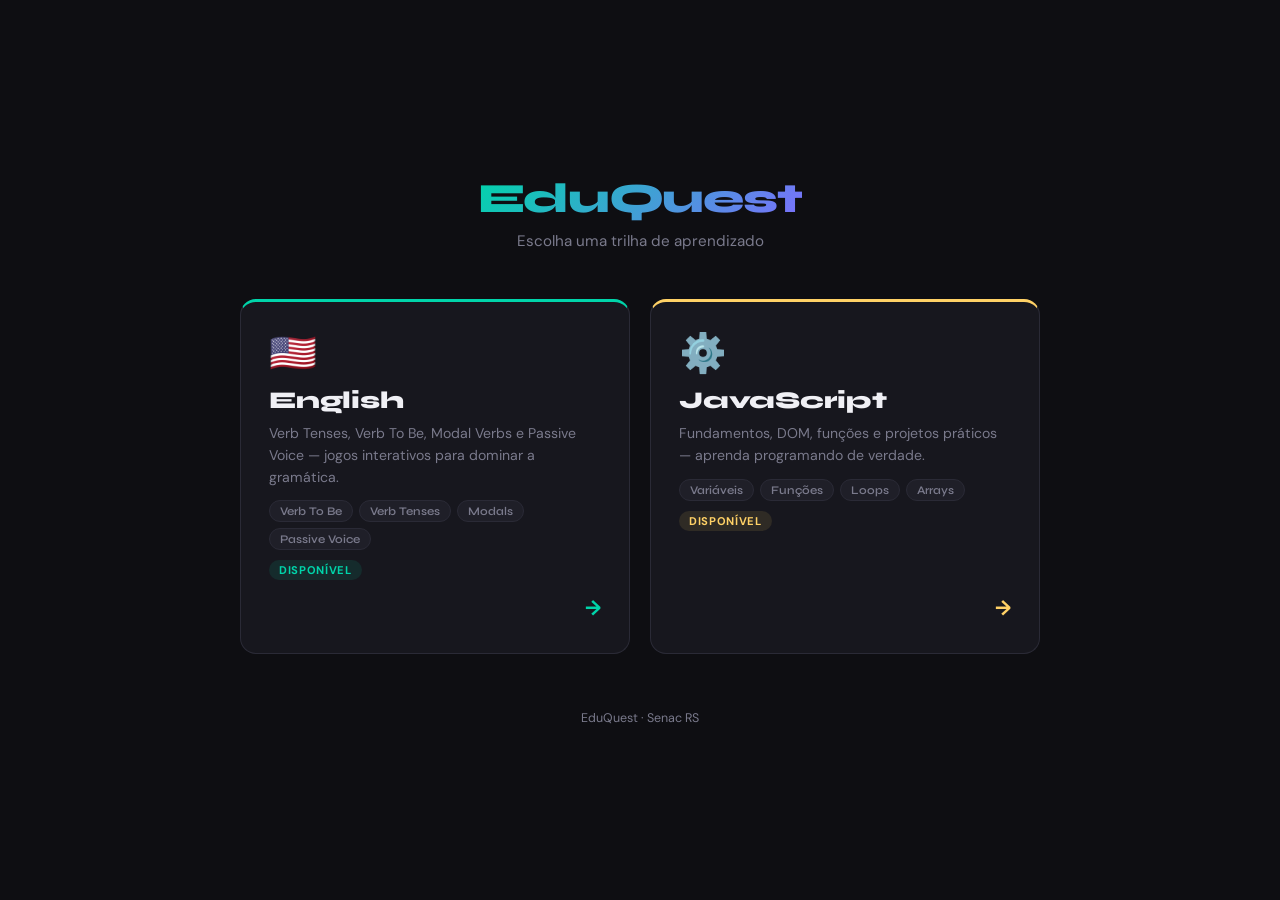
<file: index.html>
<!DOCTYPE html>
<html lang="pt-BR">
<head>
  <meta charset="UTF-8" />
  <meta name="viewport" content="width=device-width, initial-scale=1.0" />
  <title>EduQuest</title>
  <link rel="shortcut icon" href="https://cdn-icons-png.flaticon.com/128/10855/10855296.png" type="image/x-icon" />
  <link href="https://fonts.googleapis.com/css2?family=Syne:wght@400;700;800;900&family=DM+Sans:wght@300;400;500&display=swap" rel="stylesheet" />
  <link rel="stylesheet" href="assets/styles/portal.css" />
</head>
<body>

  <header class="portal-header">
    <div class="portal-logo">EduQuest</div>
    <p class="portal-tagline">Escolha uma trilha de aprendizado</p>
  </header>

  <main class="track-grid">

    <!-- ENGLISH -->
    <a href="english/index.html" class="track-card active" data-color="en">
      <div class="track-icon">🇺🇸</div>
      <div class="track-body">
        <h2 class="track-name">English</h2>
        <p class="track-desc">Verb Tenses, Verb To Be, Modal Verbs e Passive Voice — jogos interativos para dominar a gramática.</p>
        <div class="track-pills">
          <span class="track-pill">Verb To Be</span>
          <span class="track-pill">Verb Tenses</span>
          <span class="track-pill">Modals</span>
          <span class="track-pill">Passive Voice</span>
        </div>
        <span class="track-badge available">Disponível</span>
      </div>
      <div class="track-arrow en">→</div>
    </a>

    <!-- JAVASCRIPT -->
    <a href="javascript/index.html" class="track-card active" data-color="js">
      <div class="track-icon">⚙️</div>
      <div class="track-body">
        <h2 class="track-name">JavaScript</h2>
        <p class="track-desc">Fundamentos, DOM, funções e projetos práticos — aprenda programando de verdade.</p>
        <div class="track-pills">
          <span class="track-pill">Variáveis</span>
          <span class="track-pill">Funções</span>
          <span class="track-pill">Loops</span>
          <span class="track-pill">Arrays</span>
        </div>
        <span class="track-badge available" style="background:rgba(255,209,102,.1);color:var(--clr-js)">Disponível</span>
      </div>
      <div class="track-arrow" style="color:var(--clr-js)">→</div>
    </a>

  </main>

  <footer class="portal-footer">EduQuest · Senac RS</footer>

</body>
</html>
</file>
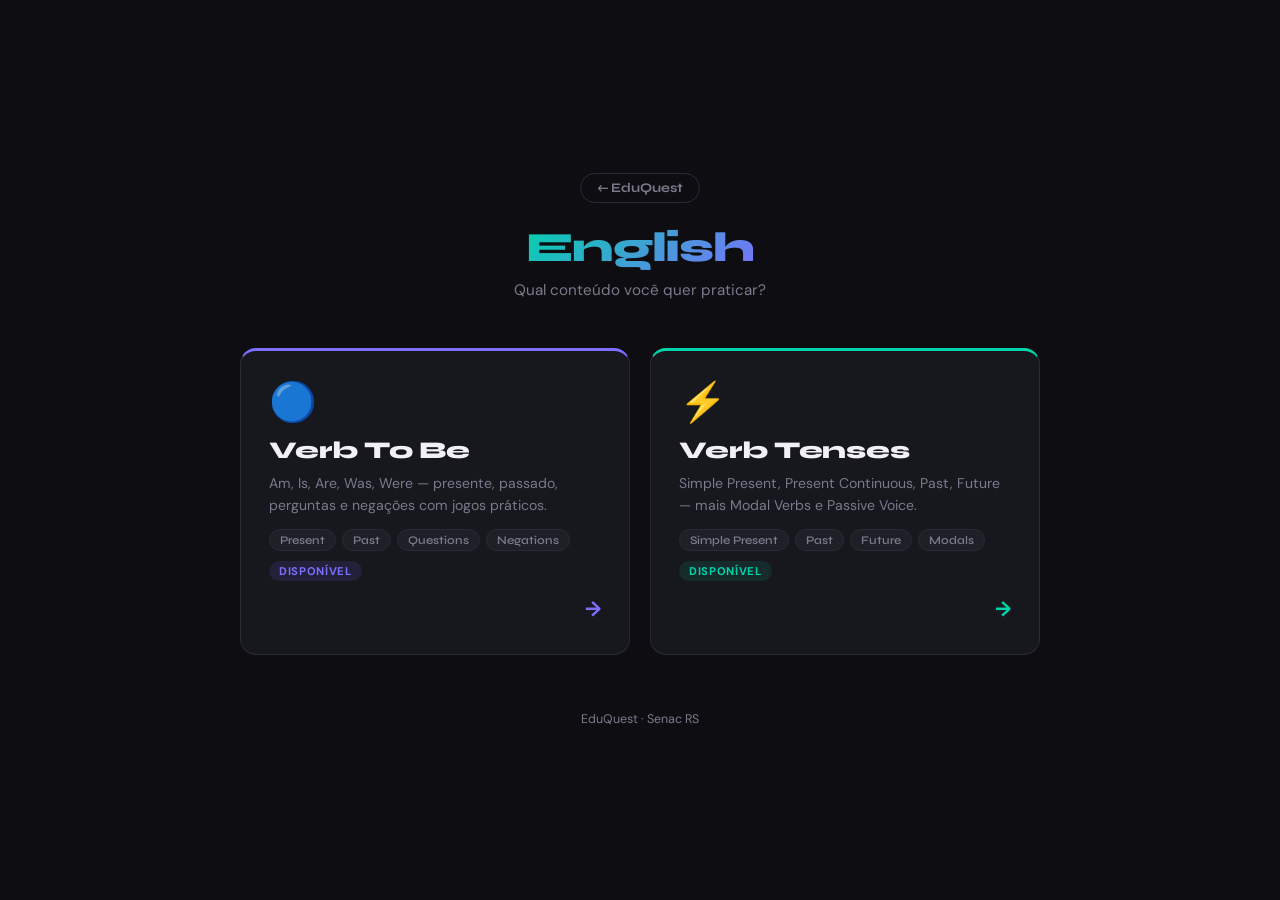
<file: english/index.html>
<!DOCTYPE html>
<html lang="pt-BR">
<head>
  <meta charset="UTF-8" />
  <meta name="viewport" content="width=device-width, initial-scale=1.0" />
  <title>English — EduQuest</title>
  <link rel="shortcut icon" href="https://cdn-icons-png.flaticon.com/128/10855/10855296.png" type="image/x-icon" />
  <link href="https://fonts.googleapis.com/css2?family=Syne:wght@400;700;800;900&family=DM+Sans:wght@300;400;500&display=swap" rel="stylesheet" />
  <link rel="stylesheet" href="../assets/styles/portal.css" />
</head>
<body>

  <header class="portal-header">
    <a href="../index.html" class="portal-back">← EduQuest</a>
    <div class="portal-logo">English</div>
    <p class="portal-tagline">Qual conteúdo você quer praticar?</p>
  </header>

  <main class="track-grid">

    <!-- VERB TO BE -->
    <a href="../verb-to-be/index.html" class="track-card active" data-color="vtb">
      <div class="track-icon">🔵</div>
      <div class="track-body">
        <h2 class="track-name">Verb To Be</h2>
        <p class="track-desc">Am, Is, Are, Was, Were — presente, passado, perguntas e negações com jogos práticos.</p>
        <div class="track-pills">
          <span class="track-pill">Present</span>
          <span class="track-pill">Past</span>
          <span class="track-pill">Questions</span>
          <span class="track-pill">Negations</span>
        </div>
        <span class="track-badge available purple">Disponível</span>
      </div>
      <div class="track-arrow vtb">→</div>
    </a>

    <!-- VERB TENSES -->
    <a href="../verb-tenses/index.html" class="track-card active" data-color="vt">
      <div class="track-icon">⚡</div>
      <div class="track-body">
        <h2 class="track-name">Verb Tenses</h2>
        <p class="track-desc">Simple Present, Present Continuous, Past, Future — mais Modal Verbs e Passive Voice.</p>
        <div class="track-pills">
          <span class="track-pill">Simple Present</span>
          <span class="track-pill">Past</span>
          <span class="track-pill">Future</span>
          <span class="track-pill">Modals</span>
        </div>
        <span class="track-badge available">Disponível</span>
      </div>
      <div class="track-arrow vt">→</div>
    </a>

  </main>

  <footer class="portal-footer">EduQuest · Senac RS</footer>

</body>
</html>
</file>
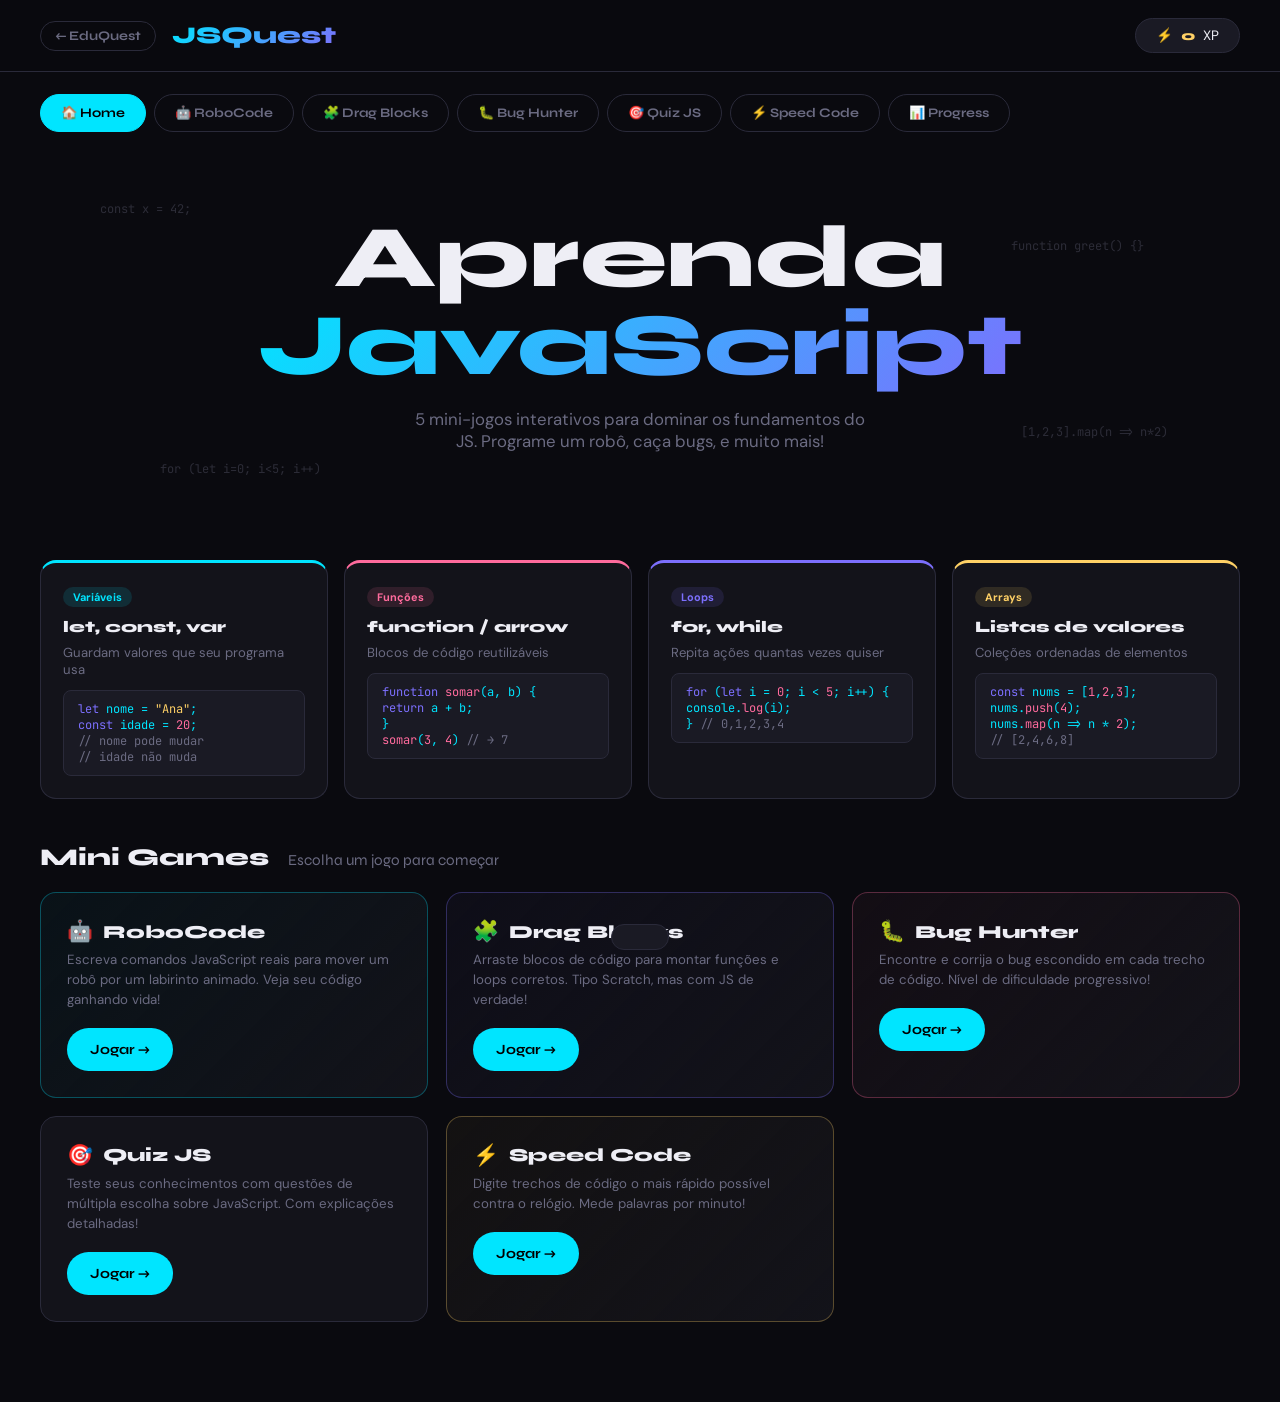
<file: javascript/index.html>
<!DOCTYPE html>
<html lang="pt-BR">
<head>
<meta charset="UTF-8"/>
<meta name="viewport" content="width=device-width, initial-scale=1.0"/>
<title>JSQuest — Aprenda JavaScript</title>
<link rel="shortcut icon" href="https://cdn-icons-png.flaticon.com/128/5968/5968292.png" type="image/x-icon"/>
<link href="https://fonts.googleapis.com/css2?family=Syne:wght@400;700;800;900&family=DM+Sans:wght@300;400;500&family=JetBrains+Mono:wght@400;700&display=swap" rel="stylesheet"/>
<style>
:root {
  --bg: #0a0a0f;
  --surface: #13131a;
  --surface2: #1a1a24;
  --surface3: #21212e;
  --border: #2a2a3a;
  --text: #eeeef5;
  --muted: #6b6b82;
  --accent: #00e5ff;
  --accent2: #ff6b9d;
  --accent3: #7c6ffd;
  --accent4: #ffd166;
  --green: #22c55e;
  --red: #ef4444;
  --orange: #f97316;
  --radius: 16px;
}
*{box-sizing:border-box;margin:0;padding:0}
body{font-family:'DM Sans',sans-serif;background:var(--bg);color:var(--text);min-height:100vh;overflow-x:hidden}
code,pre,.mono{font-family:'JetBrains Mono',monospace}

/* NAV */
nav{display:flex;align-items:center;justify-content:space-between;padding:18px 40px;border-bottom:1px solid var(--border);position:sticky;top:0;background:rgba(10,10,15,0.92);backdrop-filter:blur(14px);z-index:100}
.logo{font-family:'Syne',sans-serif;font-weight:900;font-size:1.5rem;background:linear-gradient(135deg,var(--accent),var(--accent3));-webkit-background-clip:text;-webkit-text-fill-color:transparent}
.nav-xp{background:var(--surface2);border:1px solid var(--border);border-radius:50px;padding:8px 20px;font-size:.85rem;display:flex;align-items:center;gap:8px}
.xp-val{font-family:'Syne',sans-serif;font-weight:800;color:var(--accent4)}

/* TABS */
.tabs{display:flex;gap:8px;padding:22px 40px 0;overflow-x:auto;scrollbar-width:none}
.tabs::-webkit-scrollbar{display:none}
.tab{font-family:'Syne',sans-serif;font-weight:700;font-size:.82rem;padding:10px 20px;border-radius:50px;border:1.5px solid var(--border);background:transparent;color:var(--muted);cursor:pointer;white-space:nowrap;transition:all .2s}
.tab:hover{border-color:var(--accent);color:var(--text)}
.tab.active{background:var(--accent);border-color:var(--accent);color:#000}

/* PAGES */
.page{display:none;padding:32px 40px 80px}
.page.active{display:block}

/* HERO */
.hero{text-align:center;padding:50px 0 44px;position:relative}
.hero h1{font-family:'Syne',sans-serif;font-size:clamp(2.8rem,7vw,5.5rem);font-weight:900;line-height:1;margin-bottom:18px}
.hero h1 span{background:linear-gradient(135deg,var(--accent),var(--accent3));-webkit-background-clip:text;-webkit-text-fill-color:transparent}
.hero p{color:var(--muted);font-size:1.05rem;max-width:460px;margin:0 auto 36px}
.floating-code{position:absolute;font-family:'JetBrains Mono',monospace;font-size:.75rem;color:var(--muted);opacity:.35;pointer-events:none;animation:floatUp 8s ease-in-out infinite}
@keyframes floatUp{0%,100%{transform:translateY(0)}50%{transform:translateY(-12px)}}

/* CONCEPT CARDS */
.concept-grid{display:grid;grid-template-columns:repeat(auto-fit,minmax(230px,1fr));gap:16px;margin-top:28px}
.concept-card{background:var(--surface);border:1.5px solid var(--border);border-radius:var(--radius);padding:22px;transition:transform .2s,border-color .2s;cursor:default}
.concept-card:hover{transform:translateY(-4px)}
.concept-card.vars{border-top:3px solid var(--accent)}
.concept-card.funcs{border-top:3px solid var(--accent2)}
.concept-card.loops{border-top:3px solid var(--accent3)}
.concept-card.arrays{border-top:3px solid var(--accent4)}
.concept-card h3{font-family:'Syne',sans-serif;font-weight:800;font-size:1rem;margin-bottom:8px}
.concept-card .badge{display:inline-block;font-size:.68rem;font-weight:700;padding:3px 10px;border-radius:20px;margin-bottom:10px}
.vars .badge{background:rgba(0,229,255,.12);color:var(--accent)}
.funcs .badge{background:rgba(255,107,157,.12);color:var(--accent2)}
.loops .badge{background:rgba(124,111,253,.12);color:var(--accent3)}
.arrays .badge{background:rgba(255,209,102,.12);color:var(--accent4)}
.concept-card p{color:var(--muted);font-size:.82rem;margin-bottom:12px}
.code-snippet{background:var(--surface2);border-radius:8px;padding:10px 14px;font-family:'JetBrains Mono',monospace;font-size:.75rem;color:var(--accent);border:1px solid var(--border)}
.code-snippet .kw{color:var(--accent3)}
.code-snippet .str{color:var(--accent4)}
.code-snippet .num{color:var(--accent2)}
.code-snippet .fn{color:var(--accent2)}
.code-snippet .cmt{color:var(--muted)}

/* GAME GRID */
.game-grid{display:grid;grid-template-columns:repeat(auto-fit,minmax(290px,1fr));gap:18px;margin-top:8px}
.game-card{background:var(--surface);border:1.5px solid var(--border);border-radius:var(--radius);padding:26px}
.game-title{font-family:'Syne',sans-serif;font-weight:800;font-size:1.15rem;margin-bottom:6px;display:flex;align-items:center;gap:10px}
.game-icon{font-size:1.3rem}
.game-desc{color:var(--muted);font-size:.83rem;margin-bottom:18px;line-height:1.5}

/* BUTTONS */
.btn{font-family:'Syne',sans-serif;font-weight:700;font-size:.88rem;padding:12px 22px;border-radius:50px;border:1.5px solid transparent;cursor:pointer;transition:all .15s}
.btn-primary{background:var(--accent);color:#000}
.btn-primary:hover{opacity:.85;transform:scale(1.03)}
.btn-outline{background:transparent;border-color:var(--border);color:var(--text)}
.btn-outline:hover{border-color:var(--accent);color:var(--accent)}
.btn-sm{padding:8px 16px;font-size:.78rem}
.btn-danger{background:var(--red);color:#fff}

/* SECTION TITLE */
.section-title{font-family:'Syne',sans-serif;font-weight:900;font-size:1.5rem;margin-bottom:20px}
.section-title span{color:var(--muted);font-weight:400;font-size:.95rem;margin-left:12px}

/* ══════ ROBOCODE ══════ */
#page-robo{}
.robo-layout{display:grid;grid-template-columns:1fr 340px;gap:20px;align-items:start}
.robo-arena-wrap{background:var(--surface);border:1.5px solid var(--border);border-radius:var(--radius);padding:20px}
.robo-arena-title{font-family:'Syne',sans-serif;font-weight:800;font-size:.9rem;margin-bottom:14px;color:var(--muted);text-transform:uppercase;letter-spacing:.08em}
.robo-arena{display:grid;grid-template-columns:repeat(8,1fr);gap:3px;background:var(--surface2);border-radius:12px;padding:10px;position:relative}
.robo-cell{aspect-ratio:1;background:var(--surface3);border-radius:5px;display:flex;align-items:center;justify-content:center;font-size:.7rem;color:var(--border);transition:background .2s;position:relative}
.robo-cell.trail{background:rgba(0,229,255,.08);border:1px solid rgba(0,229,255,.15)}
.robo-cell.target{background:rgba(255,209,102,.12);border:1px solid rgba(255,209,102,.3);font-size:1rem}
.robo-cell.obstacle{background:rgba(239,68,68,.15);border:1px solid rgba(239,68,68,.25)}
.robo-cell.robot{}
.robo-bot{font-size:1.6rem;transition:all .3s cubic-bezier(.34,1.56,.64,1);display:inline-block}
.robo-bot.moving{animation:botBounce .3s ease}
@keyframes botBounce{0%,100%{transform:scale(1)}50%{transform:scale(1.3) rotate(10deg)}}

.robo-panel{display:flex;flex-direction:column;gap:14px}
.robo-mission{background:var(--surface);border:1.5px solid var(--border);border-radius:var(--radius);padding:20px}
.robo-mission h3{font-family:'Syne',sans-serif;font-weight:800;font-size:.95rem;margin-bottom:6px;color:var(--accent4)}
.robo-mission p{font-size:.83rem;color:var(--muted);line-height:1.5}
.mission-progress{display:flex;gap:6px;margin-top:12px;flex-wrap:wrap}
.mission-dot{width:24px;height:24px;border-radius:50%;background:var(--surface2);border:1.5px solid var(--border);display:flex;align-items:center;justify-content:center;font-size:.7rem}
.mission-dot.done{background:rgba(34,197,94,.2);border-color:var(--green);color:var(--green)}
.mission-dot.active{background:rgba(0,229,255,.1);border-color:var(--accent);color:var(--accent);animation:pulse 1.5s ease infinite}
@keyframes pulse{0%,100%{box-shadow:0 0 0 0 rgba(0,229,255,.4)}50%{box-shadow:0 0 0 8px rgba(0,229,255,0)}}

.robo-editor{background:var(--surface);border:1.5px solid var(--border);border-radius:var(--radius);padding:20px}
.editor-header{display:flex;align-items:center;justify-content:space-between;margin-bottom:12px}
.editor-title{font-family:'Syne',sans-serif;font-weight:800;font-size:.88rem;color:var(--muted);text-transform:uppercase;letter-spacing:.06em}
.code-editor{width:100%;background:var(--surface2);border:1.5px solid var(--border);border-radius:10px;padding:14px;color:var(--accent);font-family:'JetBrains Mono',monospace;font-size:.82rem;outline:none;resize:vertical;min-height:130px;transition:border-color .15s;line-height:1.6}
.code-editor:focus{border-color:var(--accent)}
.editor-actions{display:flex;gap:8px;margin-top:10px}

.robo-log{background:var(--surface2);border-radius:10px;padding:12px 14px;min-height:60px;font-family:'JetBrains Mono',monospace;font-size:.75rem;line-height:1.7;max-height:120px;overflow-y:auto}
.log-ok{color:var(--green)}
.log-err{color:var(--red)}
.log-info{color:var(--muted)}

.hint-box{background:rgba(0,229,255,.05);border:1.5px solid rgba(0,229,255,.2);border-radius:10px;padding:14px 16px;font-size:.8rem;line-height:1.6}
.hint-box strong{color:var(--accent);font-family:'Syne',sans-serif}

/* ══════ DRAG BLOCKS ══════ */
.blocks-layout{display:grid;grid-template-columns:1fr 1fr;gap:20px}
.blocks-palette{background:var(--surface);border:1.5px solid var(--border);border-radius:var(--radius);padding:20px}
.palette-title{font-family:'Syne',sans-serif;font-weight:800;font-size:.88rem;color:var(--muted);text-transform:uppercase;letter-spacing:.06em;margin-bottom:14px}
.block-pool{display:flex;flex-direction:column;gap:8px}
.code-block{background:var(--surface2);border:1.5px solid var(--border);border-radius:10px;padding:10px 14px;font-family:'JetBrains Mono',monospace;font-size:.8rem;cursor:grab;user-select:none;transition:all .15s;color:var(--text)}
.code-block:hover{border-color:var(--accent3);background:rgba(124,111,253,.08);transform:translateX(3px)}
.code-block.dragging{opacity:.4}
.code-block.kw-block{border-left:3px solid var(--accent3);color:var(--accent3)}
.code-block.fn-block{border-left:3px solid var(--accent2);color:var(--accent2)}
.code-block.val-block{border-left:3px solid var(--accent4);color:var(--accent4)}
.code-block.op-block{border-left:3px solid var(--accent);color:var(--accent)}

.blocks-drop-zone{background:var(--surface);border:1.5px solid var(--border);border-radius:var(--radius);padding:20px}
.drop-title{font-family:'Syne',sans-serif;font-weight:800;font-size:.88rem;color:var(--muted);text-transform:uppercase;letter-spacing:.06em;margin-bottom:6px}
.drop-challenge{font-size:.85rem;color:var(--text);margin-bottom:16px;background:var(--surface2);border-radius:8px;padding:10px 14px;border-left:3px solid var(--accent4)}
.drop-area{background:var(--surface2);border:2px dashed var(--border);border-radius:12px;min-height:180px;padding:12px;display:flex;flex-direction:column;gap:8px;transition:border-color .15s;margin-bottom:14px}
.drop-area.drag-over{border-color:var(--accent);background:rgba(0,229,255,.04)}
.drop-area .code-block{cursor:pointer}
.drop-area .code-block:hover{border-color:var(--red);color:var(--red);transform:none}
.drop-placeholder{color:var(--muted);font-size:.83rem;font-style:italic;padding:8px;text-align:center;pointer-events:none}
.drop-result{background:var(--surface2);border-radius:10px;padding:12px 14px;font-family:'JetBrains Mono',monospace;font-size:.78rem;min-height:40px;color:var(--muted);border:1px solid var(--border)}
.drop-result.success{border-color:var(--green);color:var(--green)}
.drop-result.error{border-color:var(--red);color:var(--red)}

/* ══════ BUG HUNTER ══════ */
.bug-card{background:var(--surface);border:1.5px solid var(--border);border-radius:var(--radius);padding:24px;max-width:640px}
.bug-stats{display:flex;gap:16px;margin-bottom:16px;font-size:.83rem;color:var(--muted)}
.bug-stats span{font-weight:700;color:var(--text);font-family:'Syne',sans-serif}
.bug-description{font-size:.88rem;color:var(--muted);margin-bottom:14px;padding:10px 14px;background:var(--surface2);border-radius:8px;border-left:3px solid var(--accent2)}
.bug-code{background:var(--surface2);border-radius:12px;padding:16px;font-family:'JetBrains Mono',monospace;font-size:.82rem;margin-bottom:14px;border:1.5px solid var(--border);line-height:1.8;white-space:pre}
.bug-line{display:block;padding:2px 0}
.bug-line.buggy{background:rgba(239,68,68,.1);border-radius:4px;padding:2px 6px;color:var(--red);text-decoration:underline wavy var(--red)}
.bug-input{width:100%;background:var(--surface2);border:1.5px solid var(--border);border-radius:10px;padding:12px 16px;color:var(--text);font-family:'JetBrains Mono',monospace;font-size:.85rem;outline:none;transition:border-color .15s;margin-bottom:10px}
.bug-input:focus{border-color:var(--accent2)}
.bug-input.correct{border-color:var(--green)}
.bug-input.wrong{border-color:var(--red)}
.bug-feedback{margin-top:12px;padding:12px 16px;border-radius:10px;font-size:.85rem;font-weight:500;display:none}
.bug-feedback.correct{background:rgba(34,197,94,.1);color:var(--green);border:1px solid rgba(34,197,94,.25)}
.bug-feedback.wrong{background:rgba(239,68,68,.1);color:var(--red);border:1px solid rgba(239,68,68,.25)}

/* ══════ SPEED TYPING ══════ */
.speed-card{background:var(--surface);border:1.5px solid var(--border);border-radius:var(--radius);padding:24px;max-width:580px}
.speed-hud{display:flex;justify-content:space-between;margin-bottom:14px;font-size:.83rem;color:var(--muted)}
.speed-hud span{font-weight:700;color:var(--text);font-family:'Syne',sans-serif}
.speed-bar-wrap{height:5px;background:var(--border);border-radius:3px;margin-bottom:20px;overflow:hidden}
.speed-bar{height:100%;background:var(--accent);border-radius:3px;transition:width .1s linear}
.speed-target{background:var(--surface2);border-radius:10px;padding:18px 20px;font-family:'JetBrains Mono',monospace;font-size:.88rem;line-height:1.8;margin-bottom:14px;border:1.5px solid var(--border);position:relative;min-height:70px}
.char{display:inline}
.char.typed-ok{color:var(--green)}
.char.typed-err{color:var(--red);background:rgba(239,68,68,.15);border-radius:2px}
.char.cursor{border-left:2px solid var(--accent);animation:blink .8s step-end infinite}
@keyframes blink{0%,100%{opacity:1}50%{opacity:0}}
.speed-input-field{width:100%;background:var(--surface2);border:2px solid var(--border);border-radius:10px;padding:14px 18px;font-family:'JetBrains Mono',monospace;font-size:.9rem;color:var(--text);outline:none;text-align:left;transition:border-color .15s}
.speed-input-field:focus{border-color:var(--accent)}
.speed-score-big{text-align:center;padding:30px 0;display:none}
.speed-score-big .big-num{font-family:'Syne',sans-serif;font-size:4rem;font-weight:900;color:var(--accent4)}
.speed-score-big p{color:var(--muted);margin-top:6px}

/* ══════ QUIZ ══════ */
.quiz-card{background:var(--surface);border:1.5px solid var(--border);border-radius:var(--radius);padding:24px;max-width:600px}
.quiz-stats{display:flex;gap:14px;margin-bottom:14px;font-size:.83rem;color:var(--muted)}
.quiz-stats span{font-weight:700;color:var(--text);font-family:'Syne',sans-serif}
.quiz-question{background:var(--surface2);border-radius:10px;padding:18px;font-size:1rem;font-weight:500;margin-bottom:14px;line-height:1.5}
.quiz-question code{background:var(--bg);padding:2px 6px;border-radius:4px;color:var(--accent);font-size:.9em}
.quiz-options{display:flex;flex-direction:column;gap:8px}
.quiz-opt{background:var(--surface2);border:1.5px solid var(--border);border-radius:10px;padding:12px 16px;text-align:left;color:var(--text);cursor:pointer;font-size:.88rem;font-family:'DM Sans',sans-serif;transition:all .15s}
.quiz-opt:hover:not(:disabled){border-color:var(--accent);background:rgba(0,229,255,.05)}
.quiz-opt.correct{border-color:var(--green);background:rgba(34,197,94,.1);color:var(--green)}
.quiz-opt.wrong{border-color:var(--red);background:rgba(239,68,68,.1);color:var(--red)}
.quiz-opt:disabled{cursor:default}
.quiz-opt code{font-family:'JetBrains Mono',monospace;font-size:.85em;background:var(--bg);padding:1px 5px;border-radius:3px;color:var(--accent4)}
.quiz-feedback{margin-top:12px;padding:12px 16px;border-radius:10px;font-size:.85rem;font-weight:500;display:none}
.quiz-feedback.correct{background:rgba(34,197,94,.1);color:var(--green);border:1px solid rgba(34,197,94,.25)}
.quiz-feedback.wrong{background:rgba(239,68,68,.1);color:var(--red);border:1px solid rgba(239,68,68,.25)}

/* ══════ PROGRESS ══════ */
.prog-grid{display:grid;grid-template-columns:repeat(auto-fit,minmax(170px,1fr));gap:16px;margin-bottom:28px}
.prog-stat{background:var(--surface);border:1.5px solid var(--border);border-radius:var(--radius);padding:22px}
.prog-stat .lbl{font-size:.78rem;color:var(--muted);margin-bottom:6px}
.prog-stat .val{font-family:'Syne',sans-serif;font-size:2.6rem;font-weight:900}
.prog-bar-item{margin-bottom:14px}
.prog-bar-label{display:flex;justify-content:space-between;font-size:.83rem;margin-bottom:6px}
.prog-bar-track{height:7px;background:var(--border);border-radius:4px;overflow:hidden}
.prog-bar-fill{height:100%;border-radius:4px;transition:width 1.2s cubic-bezier(.34,1.56,.64,1)}

/* TOAST */
.toast{position:fixed;bottom:30px;left:50%;transform:translateX(-50%) translateY(80px);background:var(--surface2);border:1.5px solid var(--border);border-radius:50px;padding:12px 28px;font-family:'Syne',sans-serif;font-weight:700;font-size:.9rem;z-index:999;transition:transform .3s cubic-bezier(.34,1.56,.64,1);pointer-events:none}
.toast.show{transform:translateX(-50%) translateY(0)}
.toast.xp{color:var(--accent4);border-color:var(--accent4)}
.toast.ok{color:var(--green);border-color:var(--green)}
.toast.err{color:var(--red);border-color:var(--red)}

/* SPARKLES */
.sparkle-container{position:fixed;inset:0;pointer-events:none;z-index:300;overflow:hidden}
.sparkle{position:absolute;width:7px;height:7px;border-radius:50%;animation:sparkleUp 1.1s ease-out forwards}
@keyframes sparkleUp{0%{transform:translateY(0) scale(1);opacity:1}100%{transform:translateY(-100px) scale(0);opacity:0}}

@media(max-width:900px){.robo-layout,.blocks-layout{grid-template-columns:1fr}}
@media(max-width:600px){nav,.tabs,.page{padding-left:16px;padding-right:16px}.hero h1{font-size:2.4rem}}
</style>
</head>
<body>

<nav>
  <div style="display:flex;align-items:center;gap:16px">
    <a href="../index.html" style="font-family:'Syne',sans-serif;font-weight:700;font-size:.82rem;color:var(--muted);text-decoration:none;border:1.5px solid var(--border);border-radius:50px;padding:6px 14px;transition:border-color .2s,color .2s" onmouseover="this.style.borderColor='var(--accent)';this.style.color='var(--accent)'" onmouseout="this.style.borderColor='var(--border)';this.style.color='var(--muted)'">← EduQuest</a>
    <div class="logo">JSQuest</div>
  </div>
  <div class="nav-xp">⚡ <span class="xp-val" id="xpDisplay">0</span> XP</div>
</nav>

<div class="tabs">
  <button class="tab active" onclick="switchTab('home')">🏠 Home</button>
  <button class="tab" onclick="switchTab('robo')">🤖 RoboCode</button>
  <button class="tab" onclick="switchTab('blocks')">🧩 Drag Blocks</button>
  <button class="tab" onclick="switchTab('bug')">🐛 Bug Hunter</button>
  <button class="tab" onclick="switchTab('quiz')">🎯 Quiz JS</button>
  <button class="tab" onclick="switchTab('speed')">⚡ Speed Code</button>
  <button class="tab" onclick="switchTab('progress')">📊 Progress</button>
</div>

<!-- ═══════════ HOME ═══════════ -->
<div class="page active" id="page-home">
  <div class="hero">
    <span class="floating-code" style="top:10%;left:5%">const x = 42;</span>
    <span class="floating-code" style="top:20%;right:8%;animation-delay:2s">function greet() {}</span>
    <span class="floating-code" style="bottom:15%;left:10%;animation-delay:4s">for (let i=0; i&lt;5; i++)</span>
    <span class="floating-code" style="bottom:25%;right:6%;animation-delay:1s">[1,2,3].map(n => n*2)</span>
    <h1>Aprenda<br/><span>JavaScript</span></h1>
    <p>5 mini-jogos interativos para dominar os fundamentos do JS. Programe um robô, caça bugs, e muito mais!</p>
  </div>

  <div class="concept-grid">
    <div class="concept-card vars">
      <div class="badge">Variáveis</div>
      <h3>let, const, var</h3>
      <p>Guardam valores que seu programa usa</p>
      <div class="code-snippet"><span class="kw">let</span> nome = <span class="str">"Ana"</span>;<br/><span class="kw">const</span> idade = <span class="num">20</span>;<br/><span class="cmt">// nome pode mudar</span><br/><span class="cmt">// idade não muda</span></div>
    </div>
    <div class="concept-card funcs">
      <div class="badge">Funções</div>
      <h3>function / arrow</h3>
      <p>Blocos de código reutilizáveis</p>
      <div class="code-snippet"><span class="kw">function</span> <span class="fn">somar</span>(a, b) {<br/>  <span class="kw">return</span> a + b;<br/>}<br/><span class="fn">somar</span>(<span class="num">3</span>, <span class="num">4</span>) <span class="cmt">// → 7</span></div>
    </div>
    <div class="concept-card loops">
      <div class="badge">Loops</div>
      <h3>for, while</h3>
      <p>Repita ações quantas vezes quiser</p>
      <div class="code-snippet"><span class="kw">for</span> (<span class="kw">let</span> i = <span class="num">0</span>; i &lt; <span class="num">5</span>; i++) {<br/>  console.<span class="fn">log</span>(i);<br/>}<span class="cmt"> // 0,1,2,3,4</span></div>
    </div>
    <div class="concept-card arrays">
      <div class="badge">Arrays</div>
      <h3>Listas de valores</h3>
      <p>Coleções ordenadas de elementos</p>
      <div class="code-snippet"><span class="kw">const</span> nums = [<span class="num">1</span>,<span class="num">2</span>,<span class="num">3</span>];<br/>nums.<span class="fn">push</span>(<span class="num">4</span>);<br/>nums.<span class="fn">map</span>(n => n * <span class="num">2</span>);<br/><span class="cmt">// [2,4,6,8]</span></div>
    </div>
  </div>

  <div style="margin-top:44px">
    <div class="section-title">Mini Games <span>Escolha um jogo para começar</span></div>
    <div class="game-grid">
      <div class="game-card" style="border-color:rgba(0,229,255,.3);background:linear-gradient(135deg,rgba(0,229,255,.04),var(--surface))">
        <div class="game-title"><span class="game-icon">🤖</span>RoboCode</div>
        <p class="game-desc">Escreva comandos JavaScript reais para mover um robô por um labirinto animado. Veja seu código ganhando vida!</p>
        <button class="btn btn-primary" onclick="switchTab('robo')">Jogar →</button>
      </div>
      <div class="game-card" style="border-color:rgba(124,111,253,.3);background:linear-gradient(135deg,rgba(124,111,253,.04),var(--surface))">
        <div class="game-title"><span class="game-icon">🧩</span>Drag Blocks</div>
        <p class="game-desc">Arraste blocos de código para montar funções e loops corretos. Tipo Scratch, mas com JS de verdade!</p>
        <button class="btn btn-primary" onclick="switchTab('blocks')">Jogar →</button>
      </div>
      <div class="game-card" style="border-color:rgba(255,107,157,.3);background:linear-gradient(135deg,rgba(255,107,157,.04),var(--surface))">
        <div class="game-title"><span class="game-icon">🐛</span>Bug Hunter</div>
        <p class="game-desc">Encontre e corrija o bug escondido em cada trecho de código. Nível de dificuldade progressivo!</p>
        <button class="btn btn-primary" onclick="switchTab('bug')">Jogar →</button>
      </div>
      <div class="game-card">
        <div class="game-title"><span class="game-icon">🎯</span>Quiz JS</div>
        <p class="game-desc">Teste seus conhecimentos com questões de múltipla escolha sobre JavaScript. Com explicações detalhadas!</p>
        <button class="btn btn-primary" onclick="switchTab('quiz')">Jogar →</button>
      </div>
      <div class="game-card" style="border-color:rgba(255,209,102,.3);background:linear-gradient(135deg,rgba(255,209,102,.04),var(--surface))">
        <div class="game-title"><span class="game-icon">⚡</span>Speed Code</div>
        <p class="game-desc">Digite trechos de código o mais rápido possível contra o relógio. Mede palavras por minuto!</p>
        <button class="btn btn-primary" onclick="switchTab('speed')">Jogar →</button>
      </div>
    </div>
  </div>
</div>

<!-- ═══════════ ROBOCODE ═══════════ -->
<div class="page" id="page-robo" style="padding:0">
  <iframe
    src="robotQuest.html"
    title="RoboCode"
    style="width:100%;height:calc(100vh - 110px);border:none;display:block;"
    loading="lazy"
  ></iframe>
</div>

<!-- ═══════════ DRAG BLOCKS ═══════════ -->
<div class="page" id="page-blocks">
  <div class="section-title">🧩 Drag Blocks <span>Monte o código arrastando os blocos</span></div>
  <div class="blocks-layout">
    <div class="blocks-palette">
      <div class="palette-title">Blocos de Código</div>
      <div class="block-pool" id="blockPool"></div>
    </div>
    <div class="blocks-drop-zone">
      <div class="drop-title">Sua Solução</div>
      <div class="drop-challenge" id="blockChallenge">Carregando desafio...</div>
      <div class="drop-area" id="dropArea" ondragover="event.preventDefault();this.classList.add('drag-over')" ondragleave="this.classList.remove('drag-over')" ondrop="onDrop(event)">
        <span class="drop-placeholder">Arraste os blocos aqui em ordem...</span>
      </div>
      <div style="display:flex;gap:8px;flex-wrap:wrap;margin-bottom:12px">
        <button class="btn btn-primary btn-sm" onclick="checkBlocks()">Verificar ✓</button>
        <button class="btn btn-outline btn-sm" onclick="clearDropArea()">Limpar</button>
        <button class="btn btn-outline btn-sm" onclick="nextBlockChallenge()">Próximo →</button>
      </div>
      <div class="drop-result" id="blockResult">// resultado aparece aqui...</div>
      <div style="margin-top:10px;font-size:.78rem;color:var(--muted)">Desafio <span id="blockNum">1</span>/6 · Acertos: <span id="blockScore">0</span></div>
    </div>
  </div>
</div>

<!-- ═══════════ BUG HUNTER ═══════════ -->
<div class="page" id="page-bug">
  <div class="section-title">🐛 Bug Hunter <span>Encontre e corrija o erro!</span></div>
  <div class="bug-card">
    <div class="bug-stats">Desafio <span id="bugNum">1</span>/10 &nbsp;|&nbsp; Acertos: <span id="bugScore">0</span> &nbsp;|&nbsp; XP: <span id="bugXP">0</span></div>
    <div class="bug-description" id="bugDesc">Dica: encontre o bug no código abaixo.</div>
    <pre class="bug-code" id="bugCode"></pre>
    <input type="text" class="bug-input" id="bugInput" placeholder="Digite a linha corrigida..."/>
    <div style="display:flex;gap:8px;flex-wrap:wrap">
      <button class="btn btn-primary btn-sm" onclick="checkBug()">Verificar ✓</button>
      <button class="btn btn-outline btn-sm" onclick="showBugHint()">💡 Dica</button>
      <button class="btn btn-outline btn-sm" onclick="skipBug()">Pular →</button>
      <button class="btn btn-outline btn-sm" onclick="resetBugs()">Reiniciar</button>
    </div>
    <div class="bug-feedback" id="bugFeedback"></div>
  </div>
</div>

<!-- ═══════════ QUIZ ═══════════ -->
<div class="page" id="page-quiz">
  <div class="section-title">🎯 Quiz JavaScript</div>
  <div class="quiz-card">
    <div class="quiz-stats">Pergunta <span id="qNum">1</span>/15 &nbsp;|&nbsp; Acertos: <span id="qScore">0</span> &nbsp;|&nbsp; 🔥 Streak: <span id="qStreak">0</span></div>
    <div class="quiz-question" id="quizQuestion">Carregando...</div>
    <div class="quiz-options" id="quizOptions"></div>
    <div class="quiz-feedback" id="quizFeedback"></div>
    <div style="margin-top:14px;display:flex;gap:8px;flex-wrap:wrap">
      <button class="btn btn-primary btn-sm" id="qNextBtn" onclick="nextQuestion()" style="display:none">Próxima →</button>
      <button class="btn btn-outline btn-sm" onclick="resetQuiz()">Reiniciar</button>
    </div>
  </div>
</div>

<!-- ═══════════ SPEED CODE ═══════════ -->
<div class="page" id="page-speed">
  <div class="section-title">⚡ Speed Code <span>Velocidade de digitação de código</span></div>
  <div class="speed-card">
    <div class="speed-hud">
      <div>WPM: <span id="speedWPM">0</span></div>
      <div>Precisão: <span id="speedAcc">100%</span></div>
      <div>Tempo: <span id="speedTime">60</span>s</div>
    </div>
    <div class="speed-bar-wrap"><div class="speed-bar" id="speedBar" style="width:100%"></div></div>
    <div class="speed-target" id="speedTarget"></div>
    <input type="text" class="speed-input-field" id="speedInput" placeholder="Aguardando início..." disabled autocomplete="off" autocorrect="off" spellcheck="false"/>
    <div class="speed-score-big" id="speedResult">
      <div class="big-num" id="speedFinalWPM">0</div>
      <p>palavras por minuto</p>
      <p style="font-size:.82rem;color:var(--muted);margin-top:4px" id="speedFinalAcc"></p>
    </div>
    <div style="margin-top:14px;display:flex;gap:8px;flex-wrap:wrap;justify-content:center" id="speedControls">
      <button class="btn btn-primary" id="speedStartBtn" onclick="startSpeed()">▶ Iniciar</button>
    </div>
    <div style="margin-top:14px;font-size:.8rem;color:var(--muted)">Digite o código exatamente como mostrado. Cada caractere conta!</div>
  </div>
</div>

<!-- ═══════════ PROGRESS ═══════════ -->
<div class="page" id="page-progress">
  <div class="section-title">📊 Progresso</div>
  <div class="prog-grid">
    <div class="prog-stat"><div class="lbl">Total XP</div><div class="val" id="statXP" style="color:var(--accent4)">0</div></div>
    <div class="prog-stat"><div class="lbl">Questões Respondidas</div><div class="val" id="statQ">0</div></div>
    <div class="prog-stat"><div class="lbl">Taxa de Acerto</div><div class="val" id="statAcc">—</div></div>
    <div class="prog-stat"><div class="lbl">Missões Robô</div><div class="val" id="statMissions" style="color:var(--accent)">0</div></div>
  </div>
  <div class="section-title" style="font-size:1.1rem">Desempenho por Módulo</div>
  <div id="progressBars" style="max-width:500px"></div>
</div>

<div class="toast" id="toast"></div>
<div class="sparkle-container" id="sparkles"></div>

<script>
// ═══════════════════════════
//  STATE
// ═══════════════════════════
const state = {
  xp: 0,
  questionsAnswered: 0,
  questionsCorrect: 0,
  missionsCompleted: 0,
  moduleScores: { robo: 0, blocks: 0, bug: 0, quiz: 0, speed: 0 }
};

function addXP(n, label) {
  state.xp += n;
  document.getElementById('xpDisplay').textContent = state.xp;
  showToast(`+${n} XP ${label || ''}`, 'xp');
  if (n >= 30) spawnSparkles();
}

function switchTab(id) {
  document.querySelectorAll('.tab').forEach((t,i) => {
    const ids = ['home','robo','blocks','bug','quiz','speed','progress'];
    t.classList.toggle('active', ids[i] === id);
  });
  document.querySelectorAll('.page').forEach(p => p.classList.remove('active'));
  document.getElementById('page-' + id).classList.add('active');
  if (id === 'progress') updateProgress();
}

function showToast(msg, cls) {
  const t = document.getElementById('toast');
  t.textContent = msg;
  t.className = 'toast show ' + (cls || '');
  clearTimeout(t._timer);
  t._timer = setTimeout(() => t.classList.remove('show'), 2000);
}

function spawnSparkles() {
  const container = document.getElementById('sparkles');
  const colors = ['#00e5ff','#ff6b9d','#7c6ffd','#ffd166','#22c55e'];
  for (let i = 0; i < 18; i++) {
    const s = document.createElement('div');
    s.className = 'sparkle';
    s.style.cssText = `left:${20+Math.random()*60}%;bottom:${10+Math.random()*30}%;background:${colors[Math.random()*colors.length|0]};animation-delay:${Math.random()*0.5}s;animation-duration:${0.8+Math.random()*0.6}s`;
    container.appendChild(s);
    setTimeout(() => s.remove(), 1500);
  }
}

// ═══════════════════════════
//  DRAG BLOCKS
// ═══════════════════════════
const blockChallenges = [
  {
    desc: 'Monte uma variável que guarda a string "JavaScript"',
    solution: ['let linguagem =', '"JavaScript"', ';'],
    blocks: ['let linguagem =', '"JavaScript"', ';', 'const x =', 'function()', '=> {}'],
    types: ['kw-block','val-block','op-block','kw-block','fn-block','fn-block']
  },
  {
    desc: 'Crie um loop for que roda de 0 até 4',
    solution: ['for (let i = 0;', 'i < 5;', 'i++)', '{ }'],
    blocks: ['for (let i = 0;', 'i < 5;', 'i++)', '{ }', 'while (true)', 'i--'],
    types: ['kw-block','op-block','op-block','kw-block','kw-block','op-block']
  },
  {
    desc: 'Declare uma função que retorna a soma de a e b',
    solution: ['function somar(a, b)', '{', 'return a + b;', '}'],
    blocks: ['function somar(a, b)', '{', 'return a + b;', '}', 'console.log()', 'let a = 0;'],
    types: ['fn-block','kw-block','op-block','kw-block','fn-block','val-block']
  },
  {
    desc: 'Crie um array com os números 1, 2, 3',
    solution: ['const numeros =', '[1, 2, 3]', ';'],
    blocks: ['const numeros =', '[1, 2, 3]', ';', '"1, 2, 3"', 'let numeros', '(1, 2, 3)'],
    types: ['kw-block','val-block','op-block','val-block','kw-block','op-block']
  },
  {
    desc: 'Use map() para dobrar cada número do array nums',
    solution: ['nums.map(', 'n =>',  'n * 2', ')'],
    blocks: ['nums.map(', 'n =>', 'n * 2', ')', 'nums.filter(', 'n + 2'],
    types: ['fn-block','kw-block','op-block','op-block','fn-block','op-block']
  },
  {
    desc: 'Condição: se x for maior que 10, execute o bloco',
    solution: ['if (x > 10)', '{', '// código aqui', '}'],
    blocks: ['if (x > 10)', '{', '// código aqui', '}', 'else if', 'x === 10'],
    types: ['kw-block','kw-block','val-block','kw-block','kw-block','op-block']
  }
];

let blockIdx = 0, blockScore = 0;
let droppedBlocks = [];

function loadBlockChallenge() {
  const ch = blockChallenges[blockIdx];
  document.getElementById('blockChallenge').textContent = '🎯 Desafio: ' + ch.desc;
  document.getElementById('blockNum').textContent = blockIdx + 1;
  document.getElementById('blockScore').textContent = blockScore;
  document.getElementById('blockResult').textContent = '// resultado aparece aqui...';
  document.getElementById('blockResult').className = 'drop-result';
  droppedBlocks = [];

  const pool = document.getElementById('blockPool');
  pool.innerHTML = '';
  const shuffled = ch.blocks.map((b,i) => ({b, t: ch.types[i]})).sort(() => Math.random() - .5);
  shuffled.forEach(({b, t}) => {
    const el = document.createElement('div');
    el.className = 'code-block ' + t;
    el.textContent = b;
    el.draggable = true;
    el.addEventListener('dragstart', e => { e.dataTransfer.setData('text', b); el.classList.add('dragging'); });
    el.addEventListener('dragend', () => el.classList.remove('dragging'));
    pool.appendChild(el);
  });

  clearDropArea();
}

function onDrop(e) {
  e.preventDefault();
  const area = document.getElementById('dropArea');
  area.classList.remove('drag-over');
  const val = e.dataTransfer.getData('text');
  if (!val || droppedBlocks.includes(val)) return;
  droppedBlocks.push(val);

  area.innerHTML = '';
  droppedBlocks.forEach(b => {
    const el = document.createElement('div');
    const ch = blockChallenges[blockIdx];
    const idx = ch.blocks.indexOf(b);
    el.className = 'code-block ' + (idx >= 0 ? ch.types[idx] : '') + ' placed';
    el.textContent = b;
    el.onclick = () => { droppedBlocks = droppedBlocks.filter(x => x !== b); renderDropArea(); };
    area.appendChild(el);
  });
}

function renderDropArea() {
  const area = document.getElementById('dropArea');
  area.innerHTML = '';
  if (droppedBlocks.length === 0) {
    area.innerHTML = '<span class="drop-placeholder">Arraste os blocos aqui em ordem...</span>';
    return;
  }
  const ch = blockChallenges[blockIdx];
  droppedBlocks.forEach(b => {
    const el = document.createElement('div');
    const idx = ch.blocks.indexOf(b);
    el.className = 'code-block ' + (idx >= 0 ? ch.types[idx] : '') + ' placed';
    el.textContent = b;
    el.onclick = () => { droppedBlocks = droppedBlocks.filter(x => x !== b); renderDropArea(); };
    area.appendChild(el);
  });
}

function clearDropArea() {
  droppedBlocks = [];
  const area = document.getElementById('dropArea');
  area.innerHTML = '<span class="drop-placeholder">Arraste os blocos aqui em ordem...</span>';
}

function checkBlocks() {
  const ch = blockChallenges[blockIdx];
  const result = document.getElementById('blockResult');
  if (JSON.stringify(droppedBlocks) === JSON.stringify(ch.solution)) {
    result.textContent = '✓ Correto! ' + ch.solution.join(' ');
    result.className = 'drop-result success';
    blockScore++;
    state.moduleScores.blocks++;
    state.questionsAnswered++;
    state.questionsCorrect++;
    document.getElementById('blockScore').textContent = blockScore;
    addXP(20, '🧩 Bloco!');
    spawnSparkles();
  } else {
    result.textContent = '✗ Ordem incorreta. Tente novamente!';
    result.className = 'drop-result error';
    state.questionsAnswered++;
    showToast('Ordem errada!', 'err');
  }
}

function nextBlockChallenge() {
  blockIdx = (blockIdx + 1) % blockChallenges.length;
  loadBlockChallenge();
}

// ═══════════════════════════
//  BUG HUNTER
// ═══════════════════════════
const bugs = [
  { desc:'Erro de sintaxe: ponto e vírgula faltando.', code:`let nome = "João"\nconsole.log(nome);`, bugLine:0, buggy:'let nome = "João"', fixed:'let nome = "João";', explanation:'Faltou o ; no final da declaração.' },
  { desc:'Erro de operador: comparação com = em vez de ==.', code:`let x = 5;\nif (x = 10) {\n  console.log("dez");\n}`, bugLine:1, buggy:'if (x = 10) {', fixed:'if (x === 10) {', explanation:'= atribui valor, === compara. Use === para comparar.' },
  { desc:'Erro de loop: condição infinita!', code:`for (let i = 0; i > 0; i++) {\n  console.log(i);\n}`, bugLine:0, buggy:'for (let i = 0; i > 0; i++) {', fixed:'for (let i = 0; i < 5; i++) {', explanation:'i começa em 0, que não é > 0, então o loop nunca roda. Use i < 5.' },
  { desc:'Erro em array: índice errado.', code:`const arr = [10, 20, 30];\nconsole.log(arr[3]);`, bugLine:1, buggy:'console.log(arr[3]);', fixed:'console.log(arr[2]);', explanation:'Arrays começam no índice 0. O último elemento de 3 itens é o índice 2.' },
  { desc:'Erro de função: return fora do lugar.', code:`function dobrar(n) {\n  n * 2;\n}\nconsole.log(dobrar(5));`, bugLine:1, buggy:'  n * 2;', fixed:'  return n * 2;', explanation:'Sem return, a função retorna undefined. Adicione return.' },
  { desc:'Erro de tipo: string sendo somada.', code:`let a = "5";\nlet b = 3;\nconsole.log(a + b);`, bugLine:0, buggy:'let a = "5";', fixed:'let a = 5;', explanation:'"5" + 3 = "53" (concatenação). Use número sem aspas: let a = 5;' },
  { desc:'Erro de escopo: variável não declarada.', code:`function teste() {\n  resultado = 42;\n}\nteste();\nconsole.log(resultado);`, bugLine:1, buggy:'  resultado = 42;', fixed:'  let resultado = 42;', explanation:'Variável sem let/const/var vira global. Declare com let.' },
  { desc:'Erro de método: push em string.', code:`let lista = "maçã";\nlista.push("banana");`, bugLine:0, buggy:'let lista = "maçã";', fixed:'let lista = ["maçã"];', explanation:'push() é método de Array, não de String. Use colchetes: ["maçã"].' },
  { desc:'Erro lógico: condição invertida.', code:`let idade = 20;\nif (idade < 18) {\n  console.log("Maior de idade");\n}`, bugLine:1, buggy:'if (idade < 18) {', fixed:'if (idade >= 18) {', explanation:'Para "maior de idade" use >= 18, não < 18.' },
  { desc:'Erro de recursão: falta condição base.', code:`function contar(n) {\n  console.log(n);\n  contar(n - 1);\n}`, bugLine:2, buggy:'  contar(n - 1);', fixed:'  if (n > 0) contar(n - 1);', explanation:'Sem condição de parada, a recursão é infinita. Adicione if (n > 0).' }
];

let bugIdx = 0, bugScore = 0, bugXPTotal = 0;

function loadBug() {
  const b = bugs[bugIdx];
  document.getElementById('bugNum').textContent = bugIdx + 1;
  document.getElementById('bugDesc').textContent = '💡 ' + b.desc;
  document.getElementById('bugInput').value = '';
  document.getElementById('bugInput').className = 'bug-input';
  const fb = document.getElementById('bugFeedback');
  fb.style.display = 'none';
  fb.className = 'bug-feedback';

  const lines = b.code.split('\n');
  let html = '';
  lines.forEach((line, i) => {
    if (i === b.bugLine) html += `<span class="bug-line buggy">${line}</span>`;
    else html += `<span class="bug-line">${line}</span>`;
  });
  document.getElementById('bugCode').innerHTML = html;
}

function checkBug() {
  const b = bugs[bugIdx];
  const input = document.getElementById('bugInput').value.trim();
  const fb = document.getElementById('bugFeedback');
  fb.style.display = 'block';
  if (input === b.fixed) {
    fb.className = 'bug-feedback correct';
    fb.textContent = '✓ Correto! ' + b.explanation;
    document.getElementById('bugInput').className = 'bug-input correct';
    bugScore++;
    bugXPTotal += 25;
    state.questionsAnswered++;
    state.questionsCorrect++;
    state.moduleScores.bug++;
    document.getElementById('bugScore').textContent = bugScore;
    document.getElementById('bugXP').textContent = bugXPTotal;
    addXP(25, '🐛 Bug encontrado!');
    setTimeout(() => { bugIdx = (bugIdx+1) % bugs.length; loadBug(); }, 2000);
  } else {
    fb.className = 'bug-feedback wrong';
    fb.textContent = '✗ Não é bem isso. Olhe com atenção a linha marcada em vermelho.';
    document.getElementById('bugInput').className = 'bug-input wrong';
    state.questionsAnswered++;
    showToast('Bug não corrigido!', 'err');
  }
}

function showBugHint() {
  const b = bugs[bugIdx];
  showToast('Dica: ' + b.explanation.substring(0, 40) + '...', '');
}

function skipBug() { bugIdx = (bugIdx+1) % bugs.length; loadBug(); }
function resetBugs() { bugIdx = 0; bugScore = 0; bugXPTotal = 0; document.getElementById('bugScore').textContent = 0; document.getElementById('bugXP').textContent = 0; loadBug(); }

// ═══════════════════════════
//  QUIZ
// ═══════════════════════════
const quizQuestions = [
  { q:'O que <code>typeof "hello"</code> retorna?', opts:['"string"','"text"','"char"','"object"'], ans:0, exp:'typeof retorna o tipo como string. "hello" é do tipo "string".' },
  { q:'Qual a diferença entre <code>==</code> e <code>===</code>?', opts:['Nenhuma diferença','=== compara tipo e valor, == só valor','== é mais rápido que ===','=== é para objetos apenas'], ans:1, exp:'=== é igualdade estrita (tipo e valor). == faz coerção de tipo.' },
  { q:'O que <code>[1,2,3].length</code> retorna?', opts:['2','3','4','undefined'], ans:1, exp:'.length retorna o número de elementos. [1,2,3] tem 3 elementos.' },
  { q:'Qual palavra-chave cria uma variável que NÃO pode ser reatribuída?', opts:['let','var','const','final'], ans:2, exp:'const cria uma constante. Após atribuída, não pode ser reatribuída.' },
  { q:'O que <code>console.log(0.1 + 0.2 === 0.3)</code> imprime?', opts:['true','false','undefined','NaN'], ans:1, exp:'Problema de ponto flutuante! 0.1+0.2 = 0.30000...004 em JS.' },
  { q:'Como acessar o último elemento de um array <code>arr</code>?', opts:['arr[-1]','arr[arr.length]','arr[arr.length - 1]','arr.last()'], ans:2, exp:'Índices começam em 0. O último é arr.length - 1.' },
  { q:'O que o método <code>push()</code> faz em um array?', opts:['Remove o último elemento','Adiciona ao início','Adiciona ao final','Ordena o array'], ans:2, exp:'push() adiciona um elemento ao final do array e retorna o novo length.' },
  { q:'O que é <code>NaN</code> em JavaScript?', opts:['Null and Nothing','Not a Number','New Array Node','None as Null'], ans:1, exp:'NaN = "Not a Number". Resultado de operações matemáticas inválidas.' },
  { q:'Qual o escopo de uma variável declarada com <code>var</code>?', opts:['Block scope','Function scope','Module scope','Global apenas'], ans:1, exp:'var tem function scope (ou global). let e const têm block scope.' },
  { q:'O que <code>typeof null</code> retorna em JS?', opts:['"null"','"undefined"','"object"','"void"'], ans:2, exp:'Bug histórico do JS! typeof null retorna "object", não "null".' },
  { q:'Qual método itera sobre um array retornando um novo array transformado?', opts:['forEach()','filter()','map()','reduce()'], ans:2, exp:'map() cria um novo array aplicando uma função a cada elemento.' },
  { q:'O que é uma arrow function?', opts:['Função com nome de flecha','Sintaxe curta: <code>() => {}</code>','Função assíncrona','Função recursiva'], ans:1, exp:'Arrow functions: const fn = (x) => x * 2. Sintaxe mais curta e sem próprio this.' },
  { q:'O que <code>!!0</code> retorna?', opts:['0','1','true','false'], ans:3, exp:'!0 = true (0 é falsy), !!0 = false. Dupla negação converte para boolean.' },
  { q:'Como criar um objeto em JavaScript?', opts:['new Object[]','const obj = {}','object obj = {}','make obj {}'], ans:1, exp:'Objetos são criados com chaves: const obj = { chave: valor }.' },
  { q:'O que <code>setTimeout(fn, 0)</code> faz?', opts:['Executa fn imediatamente','Executa fn no próximo tick da event loop','Cancela fn','Nada, 0ms não é válido'], ans:1, exp:'Mesmo com 0ms, setTimeout agenda para depois da stack atual. É assíncrono.' }
];

let qIdx = 0, qScore = 0, qStreak = 0;

function loadQuestion() {
  const q = quizQuestions[qIdx];
  document.getElementById('qNum').textContent = qIdx + 1;
  document.getElementById('qScore').textContent = qScore;
  document.getElementById('qStreak').textContent = qStreak;
  document.getElementById('qNextBtn').style.display = 'none';
  const fb = document.getElementById('quizFeedback');
  fb.style.display = 'none';
  fb.className = 'quiz-feedback';

  const qEl = document.getElementById('quizQuestion');
  qEl.innerHTML = q.q;

  const opts = document.getElementById('quizOptions');
  opts.innerHTML = '';
  q.opts.forEach((opt, i) => {
    const btn = document.createElement('button');
    btn.className = 'quiz-opt';
    btn.innerHTML = opt;
    btn.onclick = () => answerQuiz(i);
    opts.appendChild(btn);
  });
}

function answerQuiz(i) {
  const q = quizQuestions[qIdx];
  const opts = document.querySelectorAll('.quiz-opt');
  opts.forEach(b => b.disabled = true);
  const fb = document.getElementById('quizFeedback');
  fb.style.display = 'block';
  state.questionsAnswered++;

  if (i === q.ans) {
    opts[i].classList.add('correct');
    fb.className = 'quiz-feedback correct';
    fb.textContent = '✓ Correto! ' + q.exp;
    qScore++; qStreak++;
    state.questionsCorrect++;
    state.moduleScores.quiz++;
    document.getElementById('qScore').textContent = qScore;
    document.getElementById('qStreak').textContent = qStreak;
    addXP(qStreak >= 3 ? 20 : 10, qStreak >= 3 ? '🔥 Streak!' : '🎯');
    if (qStreak >= 3) spawnSparkles();
  } else {
    opts[i].classList.add('wrong');
    opts[q.ans].classList.add('correct');
    fb.className = 'quiz-feedback wrong';
    fb.textContent = '✗ Incorreto. ' + q.exp;
    qStreak = 0;
    document.getElementById('qStreak').textContent = 0;
    showToast('Resposta errada!', 'err');
  }

  document.getElementById('qNextBtn').style.display = 'inline-flex';
}

function nextQuestion() {
  qIdx = (qIdx + 1) % quizQuestions.length;
  loadQuestion();
}

function resetQuiz() { qIdx = 0; qScore = 0; qStreak = 0; loadQuestion(); }

// ═══════════════════════════
//  SPEED CODE
// ═══════════════════════════
const speedSnippets = [
  'const soma = (a, b) => a + b;',
  'let arr = [1, 2, 3, 4, 5];',
  'for (let i = 0; i < 10; i++) {}',
  'const obj = { nome: "JS", versao: 2024 };',
  'arr.filter(x => x > 2).map(x => x * 2)',
  'function fatorial(n) { return n <= 1 ? 1 : n * fatorial(n-1); }',
  'const promessa = new Promise((res, rej) => res(42));',
  'document.querySelector(".btn").addEventListener("click", () => {});'
];

let speedTimer = null, speedRunning = false, speedTime = 60, speedTyped = 0, speedErrors = 0;
let speedSnippetIdx = 0, speedSnippetTypedIdx = 0;

function renderSpeedTarget() {
  const snippet = speedSnippets[speedSnippetIdx];
  const el = document.getElementById('speedTarget');
  el.innerHTML = snippet.split('').map((ch, i) => {
    let cls = 'char';
    if (i < speedSnippetTypedIdx) cls += ' typed-ok';
    else if (i === speedSnippetTypedIdx) cls += ' cursor';
    return `<span class="${cls}">${ch === ' ' ? '&nbsp;' : ch.replace(/</g,'&lt;').replace(/>/g,'&gt;')}</span>`;
  }).join('');
}

function startSpeed() {
  speedRunning = true;
  speedTime = 60; speedTyped = 0; speedErrors = 0;
  speedSnippetIdx = 0; speedSnippetTypedIdx = 0;
  document.getElementById('speedWPM').textContent = 0;
  document.getElementById('speedAcc').textContent = '100%';
  document.getElementById('speedResult').style.display = 'none';
  document.getElementById('speedControls').style.display = 'none';
  const inp = document.getElementById('speedInput');
  inp.value = ''; inp.disabled = false; inp.focus();
  inp.placeholder = 'Digite o código...';
  renderSpeedTarget();

  clearInterval(speedTimer);
  speedTimer = setInterval(() => {
    speedTime--;
    document.getElementById('speedTime').textContent = speedTime;
    document.getElementById('speedBar').style.width = (speedTime/60*100) + '%';
    const wpm = Math.round((speedTyped / 5) / ((60 - speedTime) / 60) || 0);
    document.getElementById('speedWPM').textContent = isFinite(wpm) ? wpm : 0;
    if (speedTime <= 0) endSpeed();
  }, 1000);
}

document.addEventListener('DOMContentLoaded', () => {
  const inp = document.getElementById('speedInput');
  if (inp) inp.addEventListener('input', onSpeedInput);
});

function onSpeedInput(e) {
  if (!speedRunning) return;
  const val = e.target.value;
  const snippet = speedSnippets[speedSnippetIdx];
  const expected = snippet[speedSnippetTypedIdx];
  const typed = val[val.length - 1];

  if (typed === expected) {
    speedSnippetTypedIdx++;
    speedTyped++;
    e.target.value = '';
    if (speedSnippetTypedIdx >= snippet.length) {
      speedSnippetIdx = (speedSnippetIdx + 1) % speedSnippets.length;
      speedSnippetTypedIdx = 0;
      showToast('Snippet completo! 🎉', 'ok');
    }
  } else {
    speedErrors++;
    e.target.value = '';
  }

  const total = speedTyped + speedErrors;
  const acc = total > 0 ? Math.round(speedTyped / total * 100) : 100;
  document.getElementById('speedAcc').textContent = acc + '%';
  renderSpeedTarget();
}

function endSpeed() {
  clearInterval(speedTimer);
  speedRunning = false;
  const inp = document.getElementById('speedInput');
  inp.disabled = true; inp.placeholder = 'Fim!';
  const wpm = Math.round(speedTyped / 5);
  document.getElementById('speedFinalWPM').textContent = wpm;
  const total = speedTyped + speedErrors;
  const acc = total > 0 ? Math.round(speedTyped / total * 100) : 100;
  document.getElementById('speedFinalAcc').textContent = 'Precisão: ' + acc + '%';
  document.getElementById('speedResult').style.display = 'block';
  document.getElementById('speedControls').style.display = 'flex';
  document.getElementById('speedStartBtn').textContent = '▶ Jogar Novamente';
  const xp = Math.min(50, wpm);
  state.moduleScores.speed = Math.max(state.moduleScores.speed, wpm);
  addXP(xp, '⚡ Speed!');
  if (wpm > 20) spawnSparkles();
}

// ═══════════════════════════
//  PROGRESS
// ═══════════════════════════
function updateProgress() {
  document.getElementById('statXP').textContent = state.xp;
  document.getElementById('statQ').textContent = state.questionsAnswered;
  document.getElementById('statMissions').textContent = state.missionsCompleted;
  const acc = state.questionsAnswered > 0 ? Math.round(state.questionsCorrect/state.questionsAnswered*100) + '%' : '—';
  document.getElementById('statAcc').textContent = acc;

  const bars = document.getElementById('progressBars');
  const modules = [
    { name: '🤖 RoboCode', key: 'robo', max: 8, color: 'var(--accent)' },
    { name: '🧩 Drag Blocks', key: 'blocks', max: 6, color: 'var(--accent3)' },
    { name: '🐛 Bug Hunter', key: 'bug', max: 10, color: 'var(--accent2)' },
    { name: '🎯 Quiz JS', key: 'quiz', max: 15, color: 'var(--accent4)' },
    { name: '⚡ Speed Code', key: 'speed', max: 50, color: 'var(--green)' },
  ];
  bars.innerHTML = modules.map(m => {
    const pct = Math.min(100, Math.round(state.moduleScores[m.key] / m.max * 100));
    return `<div class="prog-bar-item">
      <div class="prog-bar-label"><span>${m.name}</span><span>${pct}%</span></div>
      <div class="prog-bar-track"><div class="prog-bar-fill" style="width:${pct}%;background:${m.color}"></div></div>
    </div>`;
  }).join('');
}

// ═══════════════════════════
//  INIT
// ═══════════════════════════
loadBlockChallenge();
loadBug();
loadQuestion();
renderSpeedTarget();
</script>
</body>
</html>
</file>
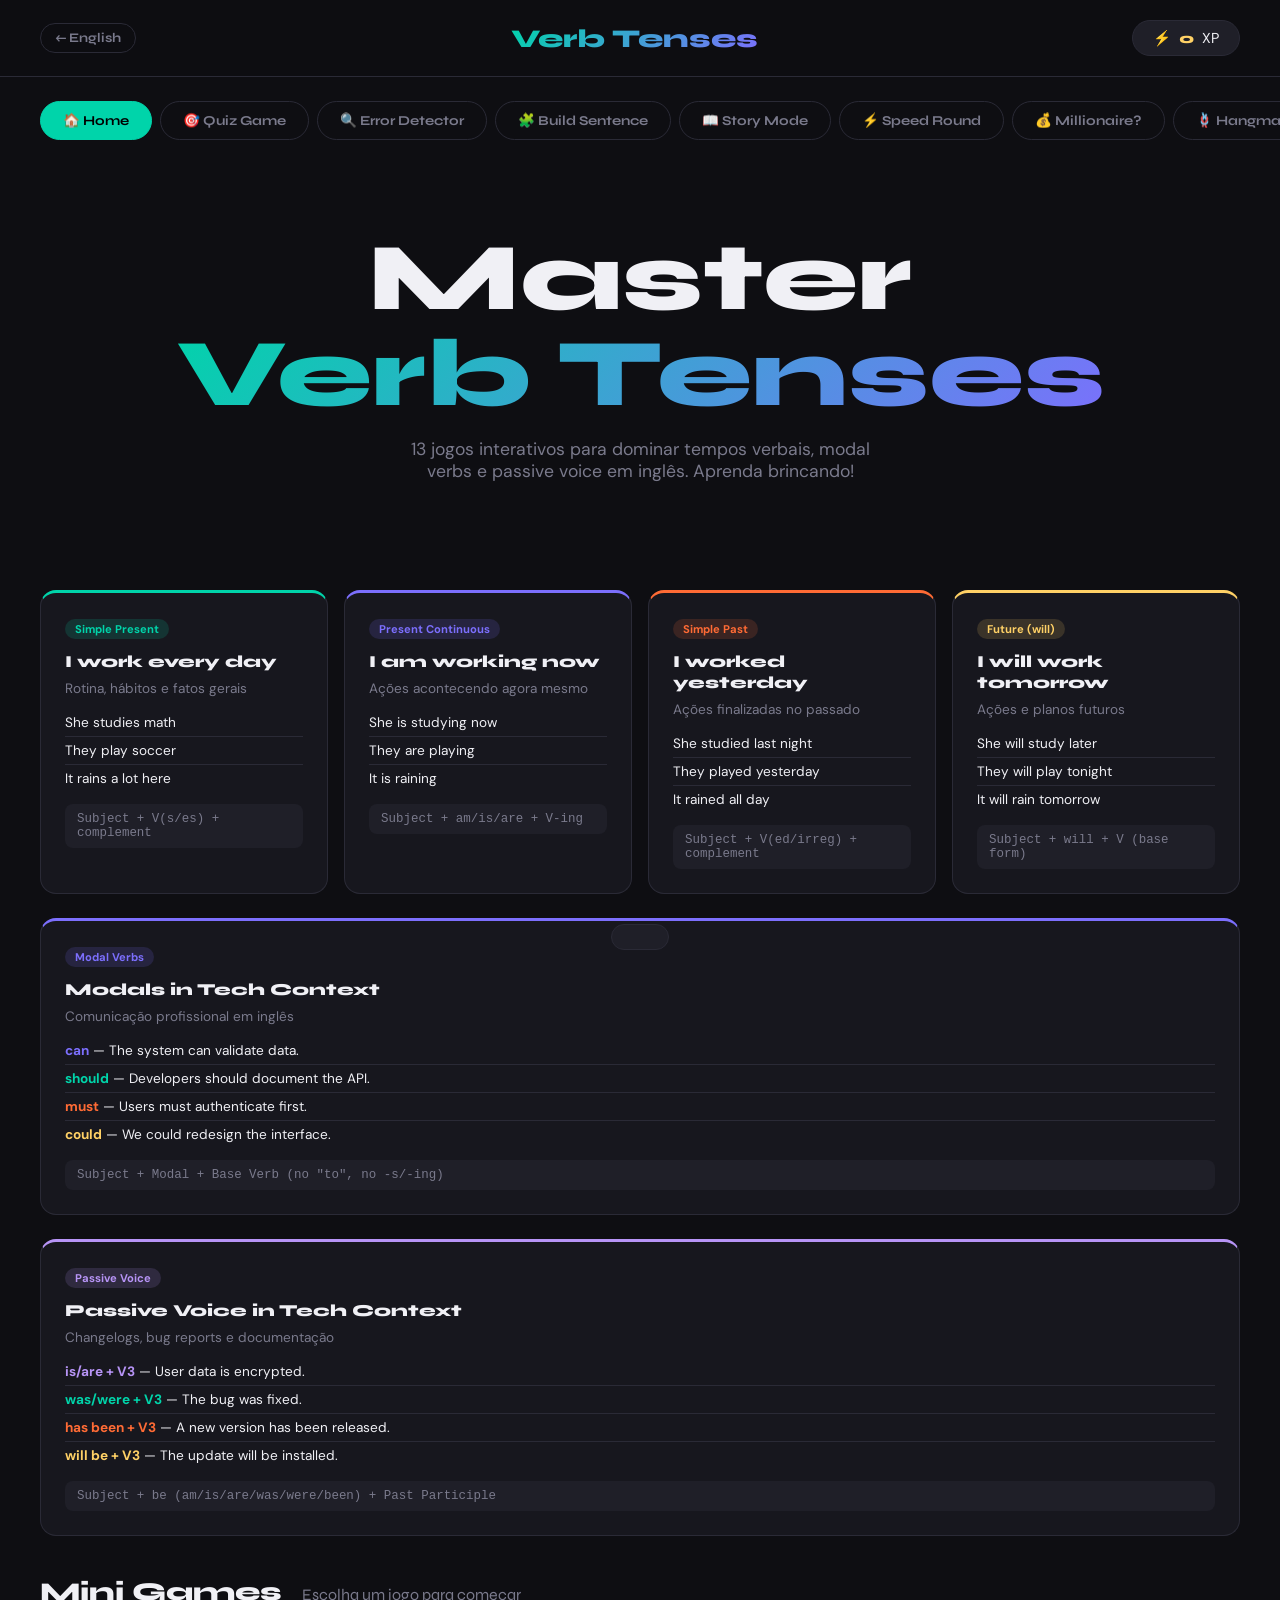
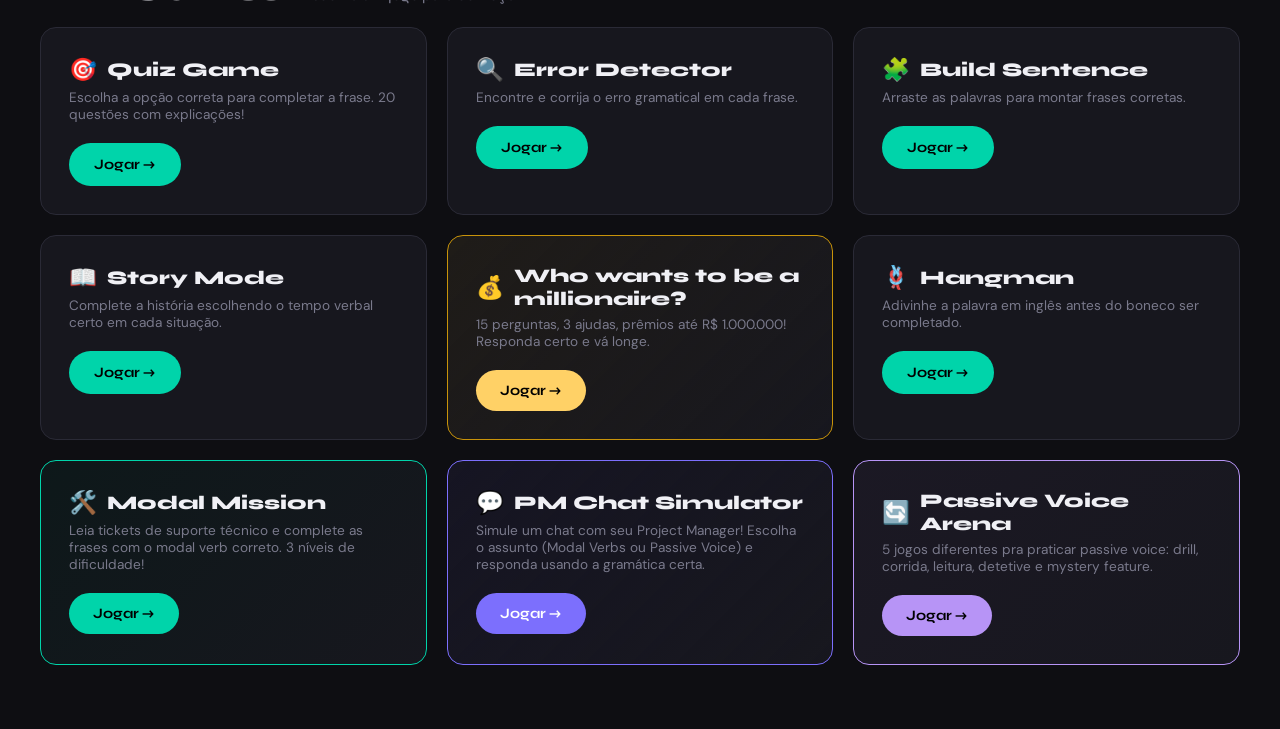
<file: verb-tenses/index.html>
<!DOCTYPE html>
<html lang="pt-BR">
  <head>
    <meta charset="UTF-8" />
    <meta name="viewport" content="width=device-width, initial-scale=1.0" />
    <title>Verb Tenses — EnglishQuest</title>
    <link
      rel="shortcut icon"
      href="https://cdn-icons-png.flaticon.com/128/10855/10855296.png"
      type="image/x-icon"
    />
    <link
      href="https://fonts.googleapis.com/css2?family=Syne:wght@400;700;800;900&family=DM+Sans:wght@300;400;500&display=swap"
      rel="stylesheet"
    />
    <link rel="stylesheet" href="assets/styles/main.css">
    <link rel="stylesheet" href="assets/styles/pm-chat-simulator.css">
    <link rel="stylesheet" href="assets/styles/passive-arena.css">
  </head>
  <body>
    <nav>
      <a href="../english/index.html" class="nav-back">← English</a><div class="logo">Verb Tenses</div>
      <div class="nav-xp">
        ⚡ <span class="xp-val" id="xpDisplay">0</span> XP
      </div>
    </nav>

    <div class="tabs">
      <button class="tab active" onclick="switchTab('home')">🏠 Home</button>
      <button class="tab" onclick="switchTab('quiz')">🎯 Quiz Game</button>
      <button class="tab" onclick="switchTab('error')">🔍 Error Detector</button>
      <button class="tab" onclick="switchTab('build')">🧩 Build Sentence</button>
      <button class="tab" onclick="switchTab('story')">📖 Story Mode</button>
      <button class="tab" onclick="switchTab('speed')">⚡ Speed Round</button>
      <button class="tab" onclick="switchTab('milhao')">💰 Millionaire?</button>
      <button class="tab" onclick="switchTab('hangman')">🪢 Hangman</button>
      <button class="tab" onclick="switchTab('modal')">🛠️ Modal Mission</button>
      <button class="tab" onclick="switchTab('pmchat')">💬 PM Chat</button>
      <button class="tab" onclick="switchTab('passive')">🔄 Passive Voice</button>
      <button class="tab" onclick="switchTab('progress')">📊 Progress</button>
    </div>

    <!-- ══════════ HOME ══════════ -->
    <div class="page active" id="page-home">
      <div class="hero">
        <h1>Master<br /><span>Verb Tenses</span></h1>
        <p>
          13 jogos interativos para dominar tempos verbais, modal verbs e
          passive voice em inglês. Aprenda brincando!
        </p>
      </div>

      <div class="tense-cards">
        <div class="tense-card present">
          <div class="badge">Simple Present</div>
          <h3>I work every day</h3>
          <p>Rotina, hábitos e fatos gerais</p>
          <ul>
            <li>She studies math</li>
            <li>They play soccer</li>
            <li>It rains a lot here</li>
          </ul>
          <div class="formula">Subject + V(s/es) + complement</div>
        </div>
        <div class="tense-card cont">
          <div class="badge">Present Continuous</div>
          <h3>I am working now</h3>
          <p>Ações acontecendo agora mesmo</p>
          <ul>
            <li>She is studying now</li>
            <li>They are playing</li>
            <li>It is raining</li>
          </ul>
          <div class="formula">Subject + am/is/are + V-ing</div>
        </div>
        <div class="tense-card past">
          <div class="badge">Simple Past</div>
          <h3>I worked yesterday</h3>
          <p>Ações finalizadas no passado</p>
          <ul>
            <li>She studied last night</li>
            <li>They played yesterday</li>
            <li>It rained all day</li>
          </ul>
          <div class="formula">Subject + V(ed/irreg) + complement</div>
        </div>
        <div class="tense-card future">
          <div class="badge">Future (will)</div>
          <h3>I will work tomorrow</h3>
          <p>Ações e planos futuros</p>
          <ul>
            <li>She will study later</li>
            <li>They will play tonight</li>
            <li>It will rain tomorrow</li>
          </ul>
          <div class="formula">Subject + will + V (base form)</div>
        </div>
      </div>

      <!-- Modal Verbs Reference Card -->
      <div style="margin-top: 24px;">
        <div class="tense-card" style="border-top: 3px solid var(--accent-cont); max-width: 100%;">
          <div class="badge" style="background: rgba(124,111,253,.15); color: var(--accent-cont);">Modal Verbs</div>
          <h3>Modals in Tech Context</h3>
          <p>Comunicação profissional em inglês</p>
          <ul>
            <li><strong style="color:var(--accent-cont)">can</strong> — The system can validate data.</li>
            <li><strong style="color:var(--accent-present)">should</strong> — Developers should document the API.</li>
            <li><strong style="color:var(--accent-past)">must</strong> — Users must authenticate first.</li>
            <li><strong style="color:var(--accent-future)">could</strong> — We could redesign the interface.</li>
          </ul>
          <div class="formula">Subject + Modal + Base Verb (no "to", no -s/-ing)</div>
        </div>
      </div>

      <!-- Passive Voice Reference Card -->
      <div style="margin-top: 24px;">
        <div class="tense-card" style="border-top: 3px solid #b794f6; max-width: 100%;">
          <div class="badge" style="background: rgba(183,148,246,.15); color: #b794f6;">Passive Voice</div>
          <h3>Passive Voice in Tech Context</h3>
          <p>Changelogs, bug reports e documentação</p>
          <ul>
            <li><strong style="color:#b794f6">is/are + V3</strong> — User data is encrypted.</li>
            <li><strong style="color:var(--accent-present)">was/were + V3</strong> — The bug was fixed.</li>
            <li><strong style="color:var(--accent-past)">has been + V3</strong> — A new version has been released.</li>
            <li><strong style="color:var(--accent-future)">will be + V3</strong> — The update will be installed.</li>
          </ul>
          <div class="formula">Subject + be (am/is/are/was/were/been) + Past Participle</div>
        </div>
      </div>

      <div style="margin-top: 40px">
        <div class="section-title">
          Mini Games <span>Escolha um jogo para começar</span>
        </div>
        <div class="game-grid">
          <div class="game-card">
            <div class="game-title"><span class="game-icon">🎯</span>Quiz Game</div>
            <p class="game-desc">Escolha a opção correta para completar a frase. 20 questões com explicações!</p>
            <button class="btn btn-primary" onclick="switchTab('quiz')">Jogar →</button>
          </div>
          <div class="game-card">
            <div class="game-title"><span class="game-icon">🔍</span>Error Detector</div>
            <p class="game-desc">Encontre e corrija o erro gramatical em cada frase.</p>
            <button class="btn btn-primary" onclick="switchTab('error')">Jogar →</button>
          </div>
          <div class="game-card">
            <div class="game-title"><span class="game-icon">🧩</span>Build Sentence</div>
            <p class="game-desc">Arraste as palavras para montar frases corretas.</p>
            <button class="btn btn-primary" onclick="switchTab('build')">Jogar →</button>
          </div>
          <div class="game-card">
            <div class="game-title"><span class="game-icon">📖</span>Story Mode</div>
            <p class="game-desc">Complete a história escolhendo o tempo verbal certo em cada situação.</p>
            <button class="btn btn-primary" onclick="switchTab('story')">Jogar →</button>
          </div>
          <div class="game-card" style="border-color: #c8930a; background: linear-gradient(135deg, rgba(255,209,102,0.07), var(--surface));">
            <div class="game-title"><span class="game-icon">💰</span>Who wants to be a millionaire?</div>
            <p class="game-desc">15 perguntas, 3 ajudas, prêmios até R$ 1.000.000! Responda certo e vá longe.</p>
            <button class="btn" style="background: var(--accent-future); color: #000; font-family: 'Syne', sans-serif; font-weight: 700; padding: 12px 24px; border-radius: 50px; border: none; cursor: pointer;" onclick="switchTab('milhao')">Jogar →</button>
          </div>
          <div class="game-card">
            <div class="game-title"><span class="game-icon">🪢</span>Hangman</div>
            <p class="game-desc">Adivinhe a palavra em inglês antes do boneco ser completado.</p>
            <button class="btn btn-primary" onclick="switchTab('hangman')">Jogar →</button>
          </div>
          <!-- MODAL MISSION CARD -->
          <div class="game-card" style="border-color: var(--accent-present); background: linear-gradient(135deg, rgba(0,212,170,0.05), var(--surface));">
            <div class="game-title"><span class="game-icon">🛠️</span>Modal Mission</div>
            <p class="game-desc">Leia tickets de suporte técnico e complete as frases com o modal verb correto. 3 níveis de dificuldade!</p>
            <button class="btn" style="background: var(--accent-present); color: #000; font-family: 'Syne', sans-serif; font-weight: 700; padding: 12px 24px; border-radius: 50px; border: none; cursor: pointer;" onclick="switchTab('modal')">Jogar →</button>
          </div>
          <!-- PM CHAT CARD -->
          <div class="game-card" style="border-color: var(--accent-cont); background: linear-gradient(135deg, rgba(124,111,253,0.07), var(--surface));">
            <div class="game-title"><span class="game-icon">💬</span>PM Chat Simulator</div>
            <p class="game-desc">Simule um chat com seu Project Manager! Escolha o assunto (Modal Verbs ou Passive Voice) e responda usando a gramática certa.</p>
            <button class="btn" style="background: var(--accent-cont); color: #fff; font-family: 'Syne', sans-serif; font-weight: 700; padding: 12px 24px; border-radius: 50px; border: none; cursor: pointer;" onclick="switchTab('pmchat')">Jogar →</button>
          </div>
          <!-- PASSIVE VOICE ARENA CARD -->
          <div class="game-card" style="border-color: #b794f6; background: linear-gradient(135deg, rgba(183,148,246,0.08), var(--surface));">
            <div class="game-title"><span class="game-icon">🔄</span>Passive Voice Arena</div>
            <p class="game-desc">5 jogos diferentes pra praticar passive voice: drill, corrida, leitura, detetive e mystery feature.</p>
            <button class="btn" style="background: #b794f6; color: #000; font-family: 'Syne', sans-serif; font-weight: 700; padding: 12px 24px; border-radius: 50px; border: none; cursor: pointer;" onclick="switchTab('passive')">Jogar →</button>
          </div>
        </div>
      </div>
    </div>

    <!-- ══════════ QUIZ ══════════ -->
    <div class="page" id="page-quiz">
      <div class="section-title">🎯 Quiz Game</div>
      <div class="game-card" style="max-width: 600px">
        <div class="quiz-stats">
          Pergunta <span id="qNum">1</span>/20 &nbsp;|&nbsp; Acertos:
          <span id="qScore">0</span> &nbsp;|&nbsp; 🔥 Streak:
          <span id="qStreak">0</span>
        </div>
        <div class="quiz-question" id="quizQuestion">Loading...</div>
        <div class="quiz-options" id="quizOptions"></div>
        <div class="quiz-feedback" id="quizFeedback"></div>
        <div style="margin-top: 16px; display: flex; gap: 10px; flex-wrap: wrap" id="quizControls">
          <button class="btn btn-primary" id="nextBtn" onclick="nextQuestion()" style="display: none">Próxima →</button>
          <button class="btn btn-outline btn-sm" onclick="resetQuiz()">Reiniciar</button>
        </div>
      </div>
    </div>

    <!-- ══════════ ERROR DETECTOR ══════════ -->
    <div class="page" id="page-error">
      <div class="section-title">🔍 Error Detector</div>
      <div class="game-card" style="max-width: 600px">
        <div class="quiz-stats">
          Frase <span id="errNum">1</span>/10 &nbsp;|&nbsp; Acertos:
          <span id="errScore">0</span>
        </div>
        <p class="game-desc">Reescreva a frase corrigindo o erro gramatical.</p>
        <div class="error-sentence" id="errSentence"></div>
        <input type="text" class="error-input" id="errInput" placeholder="Digite a frase corrigida..." />
        <div style="display: flex; gap: 10px; flex-wrap: wrap">
          <button class="btn btn-primary" onclick="checkError()">Verificar</button>
          <button class="btn btn-outline btn-sm" onclick="skipError()">Pular →</button>
          <button class="btn btn-outline btn-sm" onclick="resetError()">Reiniciar</button>
        </div>
        <div class="quiz-feedback" id="errFeedback" style="margin-top: 14px"></div>
      </div>
    </div>

    <!-- ══════════ BUILD SENTENCE ══════════ -->
    <div class="page" id="page-build">
      <div class="section-title">🧩 Build Sentence</div>
      <div class="game-card" style="max-width: 620px">
        <div class="quiz-stats">
          Frase <span id="buildNum">1</span>/8 &nbsp;|&nbsp; Acertos:
          <span id="buildScore">0</span>
        </div>
        <p class="game-desc" id="buildHint"></p>
        <div class="sentence-slots" id="buildSlots">
          <span class="slot-placeholder">Arraste as palavras aqui em ordem...</span>
        </div>
        <div class="drag-words" id="buildWords"></div>
        <div style="display: flex; gap: 10px; flex-wrap: wrap; margin-top: 8px">
          <button class="btn btn-primary" onclick="checkBuild()">Verificar ✓</button>
          <button class="btn btn-outline btn-sm" onclick="clearBuild()">Limpar</button>
          <button class="btn btn-outline btn-sm" onclick="resetBuild()">Reiniciar</button>
        </div>
        <div class="quiz-feedback" id="buildFeedback" style="margin-top: 14px"></div>
      </div>
    </div>

    <!-- ══════════ STORY MODE ══════════ -->
    <div class="page" id="page-story">
      <div class="section-title">📖 Story Mode</div>
      <div class="game-card" style="max-width: 620px">
        <div class="quiz-stats">
          Cena <span id="storyNum">1</span>/6 &nbsp;|&nbsp; Acertos:
          <span id="storyScore">0</span>
        </div>
        <div id="storyContent"></div>
        <div class="quiz-feedback" id="storyFeedback" style="margin-top: 14px"></div>
        <button class="btn btn-outline btn-sm" onclick="resetStory()" style="margin-top: 12px">Reiniciar</button>
      </div>
    </div>

    <!-- ══════════ HANGMAN ══════════ -->
    <div class="page" id="page-hangman">
      <div class="section-title">🪢 Hangman</div>
      <div class="game-card">
        <div class="hangman-info">
          <div><small>Word</small><span id="hangmanRound">1</span>/10</div>
          <div><small>Mistakes</small><span id="hangmanLives">0</span>/6</div>
          <div><small>Score</small><span id="hangmanScore">0</span></div>
        </div>
        <div class="hangman-wrap">
          <div class="hangman-visual">
            <svg class="hangman-svg" viewBox="0 0 240 240">
              <line class="gallows" x1="30" y1="220" x2="170" y2="220"/>
              <line class="gallows" x1="60" y1="220" x2="60" y2="20"/>
              <line class="gallows" x1="60" y1="20" x2="150" y2="20"/>
              <line class="gallows" x1="150" y1="20" x2="150" y2="50"/>
              <circle class="hm-body" id="hm0" cx="150" cy="72" r="22"/>
              <line class="hm-body" id="hm1" x1="150" y1="94" x2="150" y2="145"/>
              <line class="hm-body" id="hm2" x1="150" y1="110" x2="122" y2="130"/>
              <line class="hm-body" id="hm3" x1="150" y1="110" x2="178" y2="130"/>
              <line class="hm-body" id="hm4" x1="150" y1="145" x2="128" y2="178"/>
              <line class="hm-body" id="hm5" x1="150" y1="145" x2="172" y2="178"/>
            </svg>
          </div>
          <div class="hangman-game">
            <div class="hangman-category" id="hangmanCategory">📚 Animals</div>
            <div id="hangmanWord"></div>
            <div id="hangmanKeyboard"></div>
            <div class="hangman-result" id="hangmanResult"></div>
            <div class="hangman-actions">
              <button class="hangman-btn" onclick="nextHangmanWord()">Próxima Palavra →</button>
              <button class="hangman-btn" onclick="resetHangman()">Reiniciar</button>
            </div>
          </div>
        </div>
      </div>
    </div>

    <!-- ══════════ MODAL MISSION ══════════ -->
    <div class="page" id="page-modal">
      <!-- renderizado dinamicamente por modalMission.js -->
    </div>

    <!-- ══════════ PM CHAT SIMULATOR ══════════ -->
    <div class="page" id="page-pmchat">
      <!-- renderizado dinamicamente por pmChat.js -->
    </div>

    <!-- ══════════ PASSIVE VOICE ARENA ══════════ -->
    <div class="page" id="page-passive">
      <!-- renderizado dinamicamente por passiveArena.js -->
    </div>

    <!-- ══════════ SPEED ROUND ══════════ -->
    <div class="page" id="page-speed">
      <div class="section-title">⚡ Speed Round</div>
      <div class="game-card" style="max-width: 520px">
        <div class="speed-score-row">
          <div>Pontos: <span id="speedScore">0</span></div>
          <div>Tempo: <span id="speedTime">60</span>s</div>
        </div>
        <div class="speed-timer">
          <div class="speed-timer-bar" id="speedBar" style="width: 100%"></div>
        </div>
        <div class="speed-prompt" id="speedPrompt">
          <div class="tense-label" id="speedTenseLabel" style="color: var(--accent-present)">Simple Present</div>
          <div class="verb" id="speedVerb">work</div>
          <div class="subject" id="speedSubject">She ___</div>
        </div>
        <input type="text" class="speed-input" id="speedInput" placeholder="Type your answer..." autocomplete="off" />
        <div style="display: flex; gap: 10px; margin-top: 14px; justify-content: center; flex-wrap: wrap;" id="speedControls">
          <button class="btn btn-primary" id="speedStartBtn" onclick="startSpeed()">▶ Iniciar</button>
        </div>
        <div style="margin-top: 16px; font-size: 0.85rem; color: var(--muted)">
          <strong style="color: var(--text)">Como jogar:</strong> Conjugue o verbo para o sujeito e tempo indicados. Pressione Enter para confirmar.
        </div>
      </div>
    </div>

    <!-- ══════════ PROGRESS ══════════ -->
    <div class="page" id="page-progress">
      <div class="section-title">📊 Progress</div>
      <div class="progress-grid">
        <div class="progress-stat">
          <div class="label">Total XP</div>
          <div class="value" id="statXP" style="color: var(--accent-future)">0</div>
        </div>
        <div class="progress-stat">
          <div class="label">Questões Respondidas</div>
          <div class="value" id="statQ">0</div>
        </div>
        <div class="progress-stat">
          <div class="label">Taxa de Acerto</div>
          <div class="value" id="statAcc">—</div>
        </div>
        <div class="progress-stat">
          <div class="label">Maior Streak</div>
          <div class="value" id="statStreak" style="color: var(--accent-past)">0</div>
        </div>
      </div>

      <div class="section-title" style="font-size: 1.2rem">Desempenho por Tempo Verbal</div>
      <div id="progressBars" style="max-width: 500px; margin-bottom: 36px"></div>

      <div class="section-title" style="font-size: 1.2rem">Teacher Dashboard</div>
      <div style="background: var(--surface); border: 1.5px solid var(--border); border-radius: var(--radius); overflow: auto;">
        <table>
          <thead>
            <tr>
              <th>Aluno</th>
              <th>Simple Present</th>
              <th>Present Cont.</th>
              <th>Simple Past</th>
              <th>Future</th>
            </tr>
          </thead>
          <tbody>
            <tr>
              <td>Lucas</td>
              <td><span class="score-pill score-high">90%</span></td>
              <td><span class="score-pill score-mid">82%</span></td>
              <td><span class="score-pill score-high">95%</span></td>
              <td><span class="score-pill score-mid">88%</span></td>
            </tr>
            <tr>
              <td>Ana</td>
              <td><span class="score-pill score-high">98%</span></td>
              <td><span class="score-pill score-high">91%</span></td>
              <td><span class="score-pill score-mid">85%</span></td>
              <td><span class="score-pill score-high">93%</span></td>
            </tr>
            <tr>
              <td>Carlos</td>
              <td><span class="score-pill score-mid">70%</span></td>
              <td><span class="score-pill score-low">66%</span></td>
              <td><span class="score-pill score-mid">80%</span></td>
              <td><span class="score-pill score-mid">72%</span></td>
            </tr>
          </tbody>
        </table>
      </div>
    </div>

    <div class="toast" id="toast"></div>

    <!-- ══════════ SHOW DO MILHÃO ══════════ -->
    <div class="page" id="page-milhao">
      <div class="milhao-stage">
        <div class="milhao-header">
          <div class="milhao-logo">💰 Who wants to be a millionaire?</div>
          <div class="milhao-subtitle">Tempos Verbais em Inglês • 15 perguntas • 3 ajudas</div>
        </div>

        <div id="milhaoStart" style="text-align: center; padding: 40px 20px">
          <div style="font-size: 5rem; margin-bottom: 20px">🎬</div>
          <h2 style="font-family: 'Syne', sans-serif; font-size: 1.8rem; font-weight: 900; margin-bottom: 12px;">Você está pronto?</h2>
          <p style="color: var(--muted); margin-bottom: 32px; max-width: 400px; margin-left: auto; margin-right: auto;">
            Responda 15 perguntas sobre tempos verbais em inglês. Use as 3 ajudas com sabedoria. Boa sorte!
          </p>
          <div style="display: flex; gap: 12px; justify-content: center; flex-wrap: wrap; margin-bottom: 24px;">
            <div style="background: var(--surface2); border: 1px solid var(--border); border-radius: 12px; padding: 14px 20px; font-size: 0.85rem;">
              <div style="font-size: 1.5rem">📞</div>
              <div style="font-family: 'Syne', sans-serif; font-weight: 700; margin-top: 4px;">Ligar para um amigo</div>
            </div>
            <div style="background: var(--surface2); border: 1px solid var(--border); border-radius: 12px; padding: 14px 20px; font-size: 0.85rem;">
              <div style="font-size: 1.5rem">👥</div>
              <div style="font-family: 'Syne', sans-serif; font-weight: 700; margin-top: 4px;">Ajuda da plateia</div>
            </div>
            <div style="background: var(--surface2); border: 1px solid var(--border); border-radius: 12px; padding: 14px 20px; font-size: 0.85rem;">
              <div style="font-size: 1.5rem">✂️</div>
              <div style="font-family: 'Syne', sans-serif; font-weight: 700; margin-top: 4px;">Eliminar 2 respostas</div>
            </div>
          </div>
          <button class="btn-confirm" onclick="startMilhao()">▶ Começar o Jogo</button>
        </div>

        <div id="milhaoGame" style="display: none">
          <div class="milhao-question-box" id="mQBox">
            <div class="milhao-q-num" id="mQNum">Pergunta 1 de 15</div>
            <div class="milhao-q-text" id="mQText"></div>
          </div>
          <div class="milhao-options" id="mOptions"></div>
          <div id="phonePopup" class="phone-popup">
            <div class="friend-name" id="friendName"></div>
            <div id="friendSpeech"></div>
          </div>
          <div id="audienceResult" style="display: none; background: var(--surface); border: 1.5px solid var(--border); border-radius: 14px; padding: 16px 20px; margin-bottom: 16px;">
            <div style="font-size: 0.8rem; font-weight: 700; color: var(--muted); margin-bottom: 8px; text-transform: uppercase; letter-spacing: 0.08em;">Resultado da Plateia</div>
            <div class="audience-chart" id="audienceChart"></div>
          </div>
          <div class="milhao-controls">
            <button class="lifeline-btn" id="llPhone" onclick="usePhone()"><span class="ll-icon">📞</span><span>Amigo</span></button>
            <button class="lifeline-btn" id="llAudience" onclick="useAudience()"><span class="ll-icon">👥</span><span>Plateia</span></button>
            <button class="lifeline-btn" id="llFifty" onclick="useFifty()"><span class="ll-icon">✂️</span><span>50/50</span></button>
            <button class="btn-stop" onclick="stopGame()">🚪 Parar e Guardar</button>
            <button class="btn-confirm" id="mConfirmBtn" onclick="confirmAnswer()" disabled>Confirmar ✓</button>
          </div>
          <div style="margin-top: 14px" id="mFeedback"></div>
        </div>
      </div>
      <div class="prize-ladder" id="prizeLadder"></div>
    </div>

    <!-- WIN OVERLAY -->
    <div class="milhao-overlay" id="winOverlay">
      <div class="overlay-box win">
        <div class="overlay-emoji" id="winEmoji">🏆</div>
        <div class="overlay-title" id="winTitle">Parabéns!</div>
        <div class="overlay-prize" id="winPrize"></div>
        <div class="overlay-msg" id="winMsg"></div>
        <button class="btn-confirm" onclick="resetMilhao()">🔄 Jogar Novamente</button>
      </div>
    </div>

    <!-- LOSE OVERLAY -->
    <div class="milhao-overlay" id="loseOverlay">
      <div class="overlay-box lose">
        <div class="overlay-emoji">😬</div>
        <div class="overlay-title">Resposta Errada!</div>
        <div class="overlay-prize" id="losePrize" style="color: var(--muted); font-size: 1rem"></div>
        <div class="overlay-msg" id="loseMsg"></div>
        <button class="btn-confirm" onclick="resetMilhao()">🔄 Jogar Novamente</button>
      </div>
    </div>

    <!-- Sparkle container -->
    <div class="sparkle-container" id="sparkles"></div>

    <script src="assets/scripts/state.js"></script>
    <script src="assets/scripts/quiz.js"></script>
    <script src="assets/scripts/errorDetector.js"></script>
    <script src="assets/scripts/buildSentences.js"></script>
    <script src="assets/scripts/storyMode.js"></script>
    <script src="assets/scripts/millionaire.js"></script>
    <script src="assets/scripts/hangman.js"></script>
    <script src="assets/scripts/progress.js"></script>
    <script src="assets/scripts/speedMode.js"></script>
    <script src="assets/scripts/modalMission.js"></script>
    <script src="assets/scripts/pmChat.js"></script>
    <script src="assets/scripts/passiveArena.js"></script>
    <script>
      // ══════════════════════════════
      //  INIT
      // ══════════════════════════════

      // Patch switchTab to handle all 12 tabs
      const _origSwitch = switchTab;
      function switchTab(id) {
        const allIds = ['home','quiz','error','build','story','speed','milhao','hangman','modal','pmchat','passive','progress'];
        document.querySelectorAll('.tab').forEach((t, i) => {
          t.classList.toggle('active', allIds[i] === id);
        });
        document.querySelectorAll('.page').forEach(p => p.classList.remove('active'));
        const pg = document.getElementById('page-' + id);
        if (pg) pg.classList.add('active');
        if (id === 'progress') updateProgress();
      }

      loadQuiz();
      loadError();
      loadBuild();
      loadStory();
      loadHangmanWord();
      updateProgress();
      buildPrizeLadder();
      loadModalMission();
      loadPMChat();
      loadPassiveArena();
    </script>
  </body>
</html>
</file>
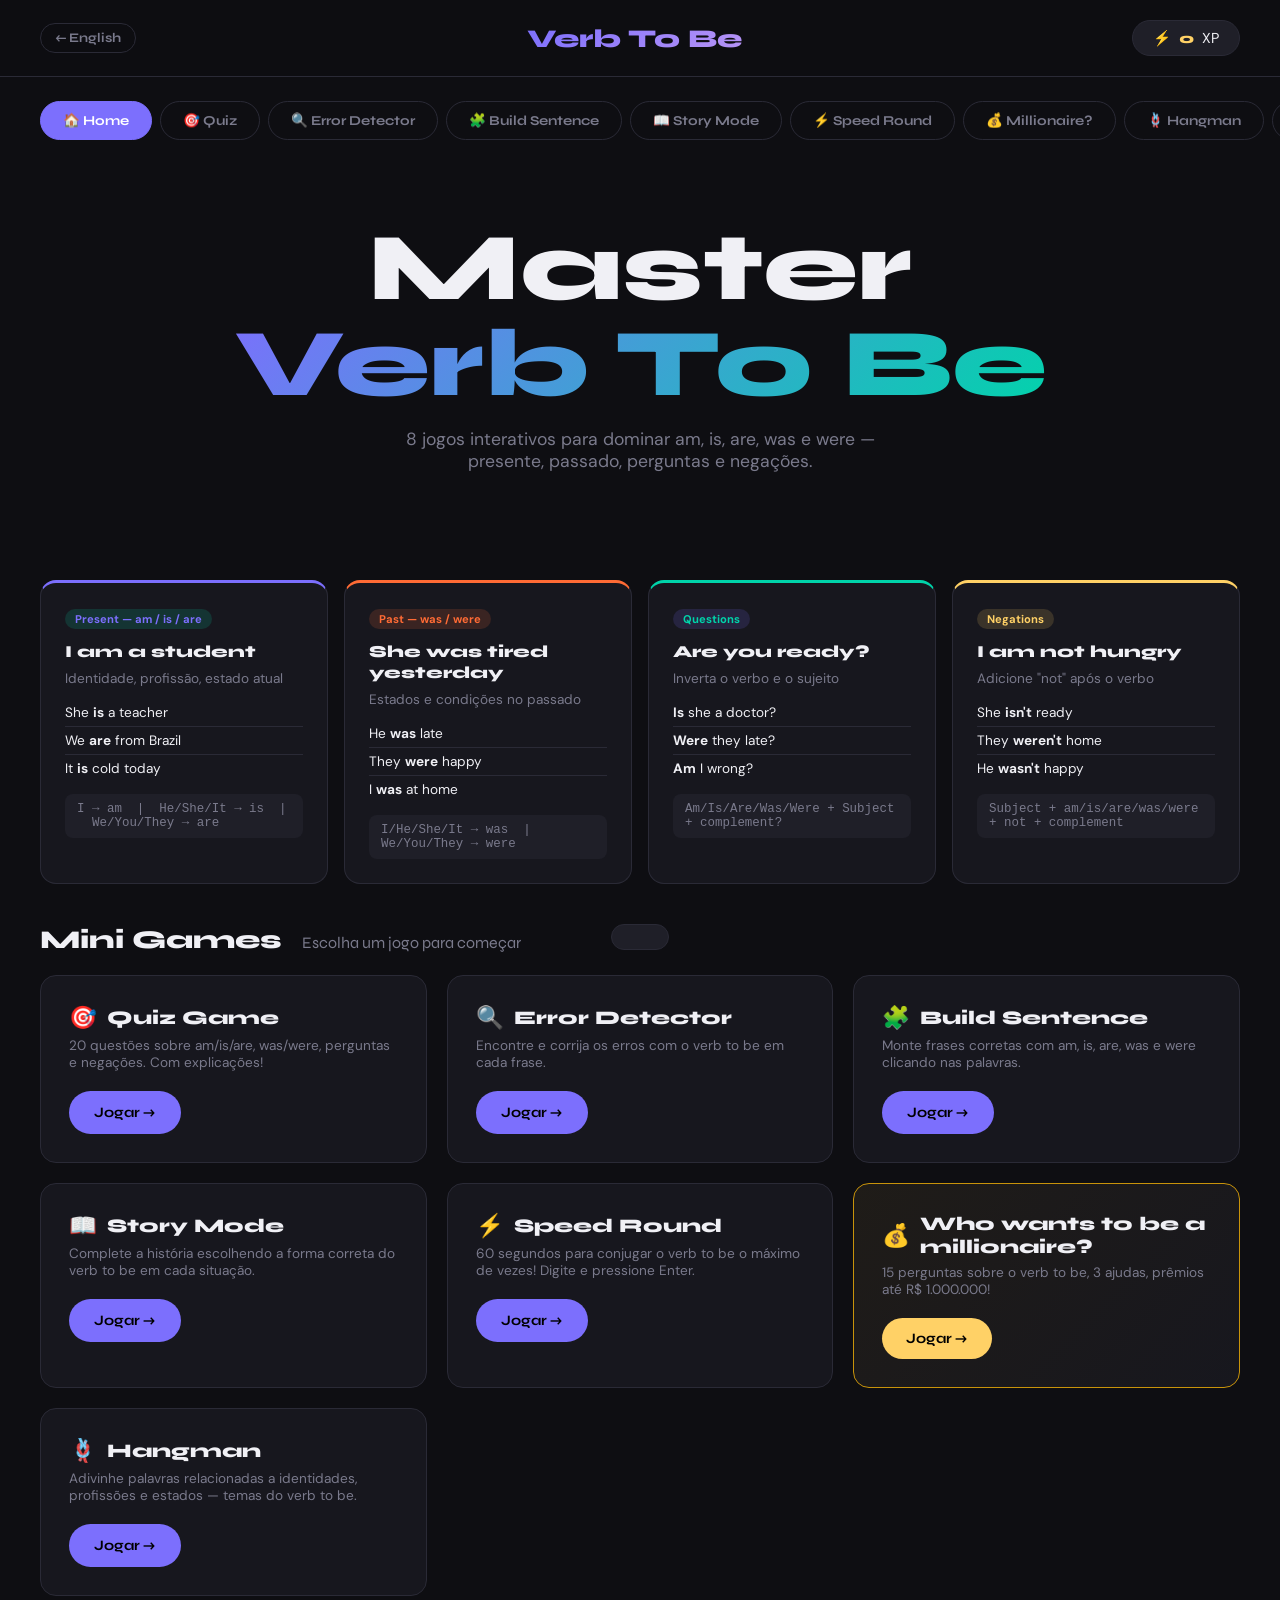
<file: verb-to-be/index.html>
<!DOCTYPE html>
<html lang="pt-BR">
<head>
  <meta charset="UTF-8" />
  <meta name="viewport" content="width=device-width, initial-scale=1.0" />
  <title>Verb To Be — EnglishQuest</title>
  <link rel="shortcut icon" href="https://cdn-icons-png.flaticon.com/128/10855/10855296.png" type="image/x-icon" />
  <link href="https://fonts.googleapis.com/css2?family=Syne:wght@400;700;800;900&family=DM+Sans:wght@300;400;500&display=swap" rel="stylesheet" />
  <link rel="stylesheet" href="assets/styles/main.css" />
</head>
<body>

  <nav>
    <a href="../english/index.html" class="nav-back">← English</a>
    <div class="logo">Verb To Be</div>
    <div class="nav-xp">⚡ <span class="xp-val" id="xpDisplay">0</span> XP</div>
  </nav>

  <div class="tabs">
    <button class="tab active"  onclick="switchTab('home')">🏠 Home</button>
    <button class="tab"         onclick="switchTab('quiz')">🎯 Quiz</button>
    <button class="tab"         onclick="switchTab('error')">🔍 Error Detector</button>
    <button class="tab"         onclick="switchTab('build')">🧩 Build Sentence</button>
    <button class="tab"         onclick="switchTab('story')">📖 Story Mode</button>
    <button class="tab"         onclick="switchTab('speed')">⚡ Speed Round</button>
    <button class="tab"         onclick="switchTab('milhao')">💰 Millionaire?</button>
    <button class="tab"         onclick="switchTab('hangman')">🪢 Hangman</button>
    <button class="tab"         onclick="switchTab('progress')">📊 Progress</button>
  </div>

  <!-- ══════════ HOME ══════════ -->
  <div class="page active" id="page-home">
    <div class="hero">
      <h1>Master<br /><span>Verb To Be</span></h1>
      <p>8 jogos interativos para dominar am, is, are, was e were — presente, passado, perguntas e negações.</p>
    </div>

    <div class="tense-cards">
      <div class="tense-card present">
        <div class="badge">Present — am / is / are</div>
        <h3>I am a student</h3>
        <p>Identidade, profissão, estado atual</p>
        <ul>
          <li>She <strong>is</strong> a teacher</li>
          <li>We <strong>are</strong> from Brazil</li>
          <li>It <strong>is</strong> cold today</li>
        </ul>
        <div class="formula">I → am &nbsp;|&nbsp; He/She/It → is &nbsp;|&nbsp; We/You/They → are</div>
      </div>

      <div class="tense-card past">
        <div class="badge">Past — was / were</div>
        <h3>She was tired yesterday</h3>
        <p>Estados e condições no passado</p>
        <ul>
          <li>He <strong>was</strong> late</li>
          <li>They <strong>were</strong> happy</li>
          <li>I <strong>was</strong> at home</li>
        </ul>
        <div class="formula">I/He/She/It → was &nbsp;|&nbsp; We/You/They → were</div>
      </div>

      <div class="tense-card cont">
        <div class="badge">Questions</div>
        <h3>Are you ready?</h3>
        <p>Inverta o verbo e o sujeito</p>
        <ul>
          <li><strong>Is</strong> she a doctor?</li>
          <li><strong>Were</strong> they late?</li>
          <li><strong>Am</strong> I wrong?</li>
        </ul>
        <div class="formula">Am/Is/Are/Was/Were + Subject + complement?</div>
      </div>

      <div class="tense-card future">
        <div class="badge">Negations</div>
        <h3>I am not hungry</h3>
        <p>Adicione "not" após o verbo</p>
        <ul>
          <li>She <strong>isn't</strong> ready</li>
          <li>They <strong>weren't</strong> home</li>
          <li>He <strong>wasn't</strong> happy</li>
        </ul>
        <div class="formula">Subject + am/is/are/was/were + not + complement</div>
      </div>
    </div>

    <div style="margin-top: 40px">
      <div class="section-title">Mini Games <span>Escolha um jogo para começar</span></div>
      <div class="game-grid">

        <div class="game-card">
          <div class="game-title"><span class="game-icon">🎯</span>Quiz Game</div>
          <p class="game-desc">20 questões sobre am/is/are, was/were, perguntas e negações. Com explicações!</p>
          <button class="btn btn-primary" onclick="switchTab('quiz')">Jogar →</button>
        </div>

        <div class="game-card">
          <div class="game-title"><span class="game-icon">🔍</span>Error Detector</div>
          <p class="game-desc">Encontre e corrija os erros com o verb to be em cada frase.</p>
          <button class="btn btn-primary" onclick="switchTab('error')">Jogar →</button>
        </div>

        <div class="game-card">
          <div class="game-title"><span class="game-icon">🧩</span>Build Sentence</div>
          <p class="game-desc">Monte frases corretas com am, is, are, was e were clicando nas palavras.</p>
          <button class="btn btn-primary" onclick="switchTab('build')">Jogar →</button>
        </div>

        <div class="game-card">
          <div class="game-title"><span class="game-icon">📖</span>Story Mode</div>
          <p class="game-desc">Complete a história escolhendo a forma correta do verb to be em cada situação.</p>
          <button class="btn btn-primary" onclick="switchTab('story')">Jogar →</button>
        </div>

        <div class="game-card">
          <div class="game-title"><span class="game-icon">⚡</span>Speed Round</div>
          <p class="game-desc">60 segundos para conjugar o verb to be o máximo de vezes! Digite e pressione Enter.</p>
          <button class="btn btn-primary" onclick="switchTab('speed')">Jogar →</button>
        </div>

        <div class="game-card" style="border-color: #c8930a; background: linear-gradient(135deg, rgba(255,209,102,0.07), var(--surface));">
          <div class="game-title"><span class="game-icon">💰</span>Who wants to be a millionaire?</div>
          <p class="game-desc">15 perguntas sobre o verb to be, 3 ajudas, prêmios até R$ 1.000.000!</p>
          <button class="btn" style="background:var(--accent-future);color:#000;font-family:'Syne',sans-serif;font-weight:700;padding:12px 24px;border-radius:50px;border:none;cursor:pointer;" onclick="switchTab('milhao')">Jogar →</button>
        </div>

        <div class="game-card">
          <div class="game-title"><span class="game-icon">🪢</span>Hangman</div>
          <p class="game-desc">Adivinhe palavras relacionadas a identidades, profissões e estados — temas do verb to be.</p>
          <button class="btn btn-primary" onclick="switchTab('hangman')">Jogar →</button>
        </div>

      </div>
    </div>
  </div>

  <!-- ══════════ QUIZ ══════════ -->
  <div class="page" id="page-quiz">
    <div class="section-title">🎯 Quiz Game</div>
    <div class="game-card" style="max-width:600px">
      <div class="quiz-stats">
        Pergunta <span id="qNum">1</span>/20 &nbsp;|&nbsp; Acertos: <span id="qScore">0</span> &nbsp;|&nbsp; 🔥 Streak: <span id="qStreak">0</span>
      </div>
      <div class="quiz-question" id="quizQuestion">Loading...</div>
      <div class="quiz-options" id="quizOptions"></div>
      <div class="quiz-feedback" id="quizFeedback"></div>
      <div style="margin-top:16px;display:flex;gap:10px;flex-wrap:wrap" id="quizControls">
        <button class="btn btn-primary" id="nextBtn" onclick="nextQuestion()" style="display:none">Próxima →</button>
        <button class="btn btn-outline btn-sm" onclick="resetQuiz()">Reiniciar</button>
      </div>
    </div>
  </div>

  <!-- ══════════ ERROR DETECTOR ══════════ -->
  <div class="page" id="page-error">
    <div class="section-title">🔍 Error Detector</div>
    <div class="game-card" style="max-width:600px">
      <div class="quiz-stats">
        Frase <span id="errNum">1</span>/10 &nbsp;|&nbsp; Acertos: <span id="errScore">0</span>
      </div>
      <p class="game-desc">Reescreva a frase corrigindo o erro com o verb to be.</p>
      <div class="error-sentence" id="errSentence"></div>
      <input type="text" class="error-input" id="errInput" placeholder="Digite a frase corrigida..." />
      <div style="display:flex;gap:10px;flex-wrap:wrap">
        <button class="btn btn-primary" onclick="checkError()">Verificar</button>
        <button class="btn btn-outline btn-sm" onclick="skipError()">Pular →</button>
        <button class="btn btn-outline btn-sm" onclick="resetError()">Reiniciar</button>
      </div>
      <div class="quiz-feedback" id="errFeedback" style="margin-top:14px"></div>
    </div>
  </div>

  <!-- ══════════ BUILD SENTENCE ══════════ -->
  <div class="page" id="page-build">
    <div class="section-title">🧩 Build Sentence</div>
    <div class="game-card" style="max-width:620px">
      <div class="quiz-stats">
        Frase <span id="buildNum">1</span>/8 &nbsp;|&nbsp; Acertos: <span id="buildScore">0</span>
      </div>
      <p class="game-desc" id="buildHint"></p>
      <div class="sentence-slots" id="buildSlots">
        <span class="slot-placeholder">Clique nas palavras para montar a frase...</span>
      </div>
      <div class="drag-words" id="buildWords"></div>
      <div style="display:flex;gap:10px;flex-wrap:wrap;margin-top:8px">
        <button class="btn btn-primary" onclick="checkBuild()">Verificar ✓</button>
        <button class="btn btn-outline btn-sm" onclick="clearBuild()">Limpar</button>
        <button class="btn btn-outline btn-sm" onclick="resetBuild()">Reiniciar</button>
      </div>
      <div class="quiz-feedback" id="buildFeedback" style="margin-top:14px"></div>
    </div>
  </div>

  <!-- ══════════ STORY MODE ══════════ -->
  <div class="page" id="page-story">
    <div class="section-title">📖 Story Mode</div>
    <div class="game-card" style="max-width:620px">
      <div class="quiz-stats">
        Cena <span id="storyNum">1</span>/6 &nbsp;|&nbsp; Acertos: <span id="storyScore">0</span>
      </div>
      <div id="storyContent"></div>
      <div class="quiz-feedback" id="storyFeedback" style="margin-top:14px"></div>
      <button class="btn btn-outline btn-sm" onclick="resetStory()" style="margin-top:12px">Reiniciar</button>
    </div>
  </div>

  <!-- ══════════ SPEED ROUND ══════════ -->
  <div class="page" id="page-speed">
    <div class="section-title">⚡ Speed Round</div>
    <div class="game-card" style="max-width:520px">
      <div class="speed-score-row">
        <div>Pontos: <span id="speedScore">0</span></div>
        <div>Tempo: <span id="speedTime">60</span>s</div>
      </div>
      <div class="speed-timer">
        <div class="speed-timer-bar" id="speedBar" style="width:100%"></div>
      </div>
      <div class="speed-prompt" id="speedPrompt">
        <div class="tense-label" id="speedTenseLabel" style="color:var(--accent-present)">Present</div>
        <div class="verb" id="speedVerb">be</div>
        <div class="subject" id="speedSubject">She ___</div>
      </div>
      <input type="text" class="speed-input" id="speedInput" placeholder="Digite a forma correta..." autocomplete="off" />
      <div style="display:flex;gap:10px;margin-top:14px;justify-content:center;flex-wrap:wrap;" id="speedControls">
        <button class="btn btn-primary" id="speedStartBtn" onclick="startSpeed()">▶ Iniciar</button>
      </div>
      <div style="margin-top:16px;font-size:0.85rem;color:var(--muted)">
        <strong style="color:var(--text)">Como jogar:</strong> Digite a forma correta do verb to be para o sujeito e tempo indicados. Pressione Enter para confirmar.
      </div>
    </div>
  </div>

  <!-- ══════════ HANGMAN ══════════ -->
  <div class="page" id="page-hangman">
    <div class="section-title">🪢 Hangman</div>
    <div class="game-card">
      <div class="hangman-info">
        <div><small>Word</small><span id="hangmanRound">1</span>/10</div>
        <div><small>Mistakes</small><span id="hangmanLives">0</span>/6</div>
        <div><small>Score</small><span id="hangmanScore">0</span></div>
      </div>
      <div class="hangman-wrap">
        <div class="hangman-visual">
          <svg class="hangman-svg" viewBox="0 0 240 240">
            <line class="gallows" x1="30" y1="220" x2="170" y2="220"/>
            <line class="gallows" x1="60" y1="220" x2="60" y2="20"/>
            <line class="gallows" x1="60" y1="20" x2="150" y2="20"/>
            <line class="gallows" x1="150" y1="20" x2="150" y2="50"/>
            <circle class="hm-body" id="hm0" cx="150" cy="72" r="22"/>
            <line class="hm-body" id="hm1" x1="150" y1="94" x2="150" y2="145"/>
            <line class="hm-body" id="hm2" x1="150" y1="110" x2="122" y2="130"/>
            <line class="hm-body" id="hm3" x1="150" y1="110" x2="178" y2="130"/>
            <line class="hm-body" id="hm4" x1="150" y1="145" x2="128" y2="178"/>
            <line class="hm-body" id="hm5" x1="150" y1="145" x2="172" y2="178"/>
          </svg>
        </div>
        <div class="hangman-game">
          <div class="hangman-category" id="hangmanCategory">To Be — Identities</div>
          <div id="hangmanWord"></div>
          <div id="hangmanKeyboard"></div>
          <div class="hangman-result" id="hangmanResult"></div>
          <div class="hangman-actions">
            <button class="hangman-btn" onclick="nextHangmanWord()">Próxima Palavra →</button>
            <button class="hangman-btn" onclick="resetHangman()">Reiniciar</button>
          </div>
        </div>
      </div>
    </div>
  </div>

  <!-- ══════════ SHOW DO MILHÃO ══════════ -->
  <div class="page" id="page-milhao">
    <div class="milhao-stage">
      <div class="milhao-header">
        <div class="milhao-logo">💰 Who wants to be a millionaire?</div>
        <div class="milhao-subtitle">Verb To Be • 15 perguntas • 3 ajudas</div>
      </div>

      <div id="milhaoStart" style="text-align:center;padding:40px 20px">
        <div style="font-size:5rem;margin-bottom:20px">🎬</div>
        <h2 style="font-family:'Syne',sans-serif;font-size:1.8rem;font-weight:900;margin-bottom:12px;">Você está pronto?</h2>
        <p style="color:var(--muted);margin-bottom:32px;max-width:400px;margin-left:auto;margin-right:auto;">
          Responda 15 perguntas sobre o Verb To Be. Use as 3 ajudas com sabedoria. Boa sorte!
        </p>
        <div style="display:flex;gap:12px;justify-content:center;flex-wrap:wrap;margin-bottom:24px;">
          <div style="background:var(--surface2);border:1px solid var(--border);border-radius:12px;padding:14px 20px;font-size:0.85rem;">
            <div style="font-size:1.5rem">📞</div>
            <div style="font-family:'Syne',sans-serif;font-weight:700;margin-top:4px;">Ligar para um amigo</div>
          </div>
          <div style="background:var(--surface2);border:1px solid var(--border);border-radius:12px;padding:14px 20px;font-size:0.85rem;">
            <div style="font-size:1.5rem">👥</div>
            <div style="font-family:'Syne',sans-serif;font-weight:700;margin-top:4px;">Ajuda da plateia</div>
          </div>
          <div style="background:var(--surface2);border:1px solid var(--border);border-radius:12px;padding:14px 20px;font-size:0.85rem;">
            <div style="font-size:1.5rem">✂️</div>
            <div style="font-family:'Syne',sans-serif;font-weight:700;margin-top:4px;">Eliminar 2 respostas</div>
          </div>
        </div>
        <button class="btn-confirm" onclick="startMilhao()">▶ Começar o Jogo</button>
      </div>

      <div id="milhaoGame" style="display:none">
        <div class="milhao-question-box" id="mQBox">
          <div class="milhao-q-num" id="mQNum">Pergunta 1 de 15</div>
          <div class="milhao-q-text" id="mQText"></div>
        </div>
        <div class="milhao-options" id="mOptions"></div>

        <div id="phonePopup" class="phone-popup">
          <div class="friend-name" id="friendName"></div>
          <div id="friendSpeech"></div>
        </div>

        <div id="audienceResult" style="display:none;background:var(--surface);border:1.5px solid var(--border);border-radius:14px;padding:16px 20px;margin-bottom:16px;">
          <div style="font-size:0.8rem;font-weight:700;color:var(--muted);margin-bottom:8px;text-transform:uppercase;letter-spacing:0.08em;">Resultado da Plateia</div>
          <div class="audience-chart" id="audienceChart"></div>
        </div>

        <div class="milhao-controls">
          <button class="lifeline-btn" id="llPhone" onclick="usePhone()"><span class="ll-icon">📞</span><span>Amigo</span></button>
          <button class="lifeline-btn" id="llAudience" onclick="useAudience()"><span class="ll-icon">👥</span><span>Plateia</span></button>
          <button class="lifeline-btn" id="llFifty" onclick="useFifty()"><span class="ll-icon">✂️</span><span>50/50</span></button>
          <button class="btn-stop" onclick="stopGame()">🚪 Parar e Guardar</button>
          <button class="btn-confirm" id="mConfirmBtn" onclick="confirmAnswer()" disabled>Confirmar ✓</button>
        </div>
        <div style="margin-top:14px" id="mFeedback"></div>
      </div>
    </div>

    <div class="prize-ladder" id="prizeLadder"></div>
  </div>

  <!-- WIN / LOSE OVERLAYS -->
  <div class="milhao-overlay" id="winOverlay">
    <div class="overlay-box win">
      <div class="overlay-emoji" id="winEmoji">🏆</div>
      <div class="overlay-title" id="winTitle">Parabéns!</div>
      <div class="overlay-prize" id="winPrize"></div>
      <div class="overlay-msg" id="winMsg"></div>
      <button class="btn-confirm" onclick="resetMilhao()">🔄 Jogar Novamente</button>
    </div>
  </div>
  <div class="milhao-overlay" id="loseOverlay">
    <div class="overlay-box lose">
      <div class="overlay-emoji">😬</div>
      <div class="overlay-title">Resposta Errada!</div>
      <div class="overlay-prize" id="losePrize" style="color:var(--muted);font-size:1rem"></div>
      <div class="overlay-msg" id="loseMsg"></div>
      <button class="btn-confirm" onclick="resetMilhao()">🔄 Jogar Novamente</button>
    </div>
  </div>

  <div class="sparkle-container" id="sparkles"></div>

  <!-- ══════════ PROGRESS ══════════ -->
  <div class="page" id="page-progress">
    <div class="section-title">📊 Progress</div>
    <div class="progress-grid">
      <div class="progress-stat">
        <div class="label">Total XP</div>
        <div class="value" id="statXP" style="color:var(--accent-future)">0</div>
      </div>
      <div class="progress-stat">
        <div class="label">Questões Respondidas</div>
        <div class="value" id="statQ">0</div>
      </div>
      <div class="progress-stat">
        <div class="label">Taxa de Acerto</div>
        <div class="value" id="statAcc">—</div>
      </div>
      <div class="progress-stat">
        <div class="label">Maior Streak</div>
        <div class="value" id="statStreak" style="color:var(--accent-past)">0</div>
      </div>
    </div>
    <div class="section-title" style="font-size:1.2rem">Desempenho por Tópico</div>
    <div id="progressBars" style="max-width:500px;margin-bottom:36px"></div>
  </div>

  <!-- TOAST -->
  <div class="toast" id="toast"></div>

  <!-- SCRIPTS -->
  <script src="assets/scripts/state.js"></script>
  <script src="assets/scripts/quiz.js"></script>
  <script src="assets/scripts/errorDetector.js"></script>
  <script src="assets/scripts/buildSentences.js"></script>
  <script src="assets/scripts/storyMode.js"></script>
  <script src="assets/scripts/speedMode.js"></script>
  <script src="assets/scripts/hangman.js"></script>
  <script src="assets/scripts/millionaire.js"></script>
  <script src="assets/scripts/progress.js"></script>

  <script>
    loadQuiz();
    loadError();
    loadBuild();
    loadStory();
    loadHangmanWord();
    updateProgress();
    buildPrizeLadder();
  </script>

</body>
</html>
</file>
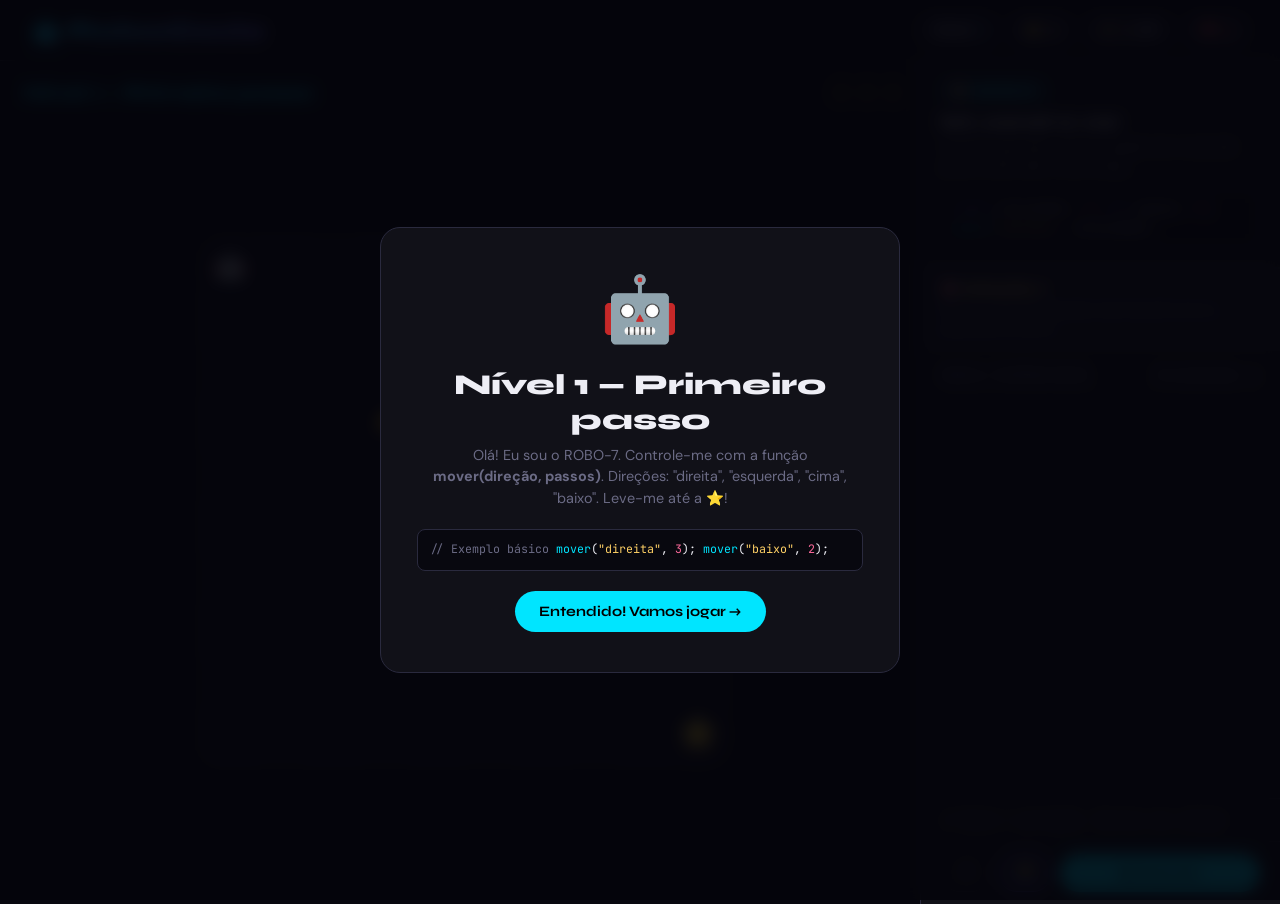
<file: javascript/robotQuest.html>
<!DOCTYPE html>
<html lang="pt-BR">

<head>
    <meta charset="UTF-8" />
    <meta name="viewport" content="width=device-width, initial-scale=1.0" />
    <title>RoboCode — Aprenda JS com o Robô</title>
    <link rel="shortcut icon" href="https://cdn-icons-png.flaticon.com/128/5968/5968292.png" type="image/x-icon" />
    <link
        href="https://fonts.googleapis.com/css2?family=Syne:wght@400;700;800;900&family=DM+Sans:wght@300;400;500&family=JetBrains+Mono:wght@400;700&display=swap"
        rel="stylesheet" />
    <style>
        :root {
            --bg: #08080f;
            --surface: #111118;
            --surface2: #181824;
            --surface3: #1e1e2e;
            --border: #2a2a3e;
            --text: #eeeef5;
            --muted: #6b6b85;
            --cyan: #00e5ff;
            --pink: #ff6b9d;
            --purple: #7c6ffd;
            --gold: #ffd166;
            --green: #22c55e;
            --red: #ef4444;
            --orange: #f97316;
            --teal: #14b8a6;
            --radius: 14px;
        }

        * {
            box-sizing: border-box;
            margin: 0;
            padding: 0
        }

        body {
            font-family: 'DM Sans', sans-serif;
            background: var(--bg);
            color: var(--text);
            min-height: 100vh;
            overflow-x: hidden
        }

        .mono {
            font-family: 'JetBrains Mono', monospace
        }

        /* ── LAYOUT ── */
        .app {
            display: grid;
            grid-template-rows: auto 1fr;
            min-height: 100vh
        }

        /* ── TOP NAV ── */
        .topbar {
            display: flex;
            align-items: center;
            justify-content: space-between;
            padding: 14px 32px;
            border-bottom: 1px solid var(--border);
            background: rgba(8, 8, 15, .94);
            backdrop-filter: blur(14px);
            position: sticky;
            top: 0;
            z-index: 200
        }

        .logo {
            font-family: 'Syne', sans-serif;
            font-weight: 900;
            font-size: 1.4rem;
            background: linear-gradient(135deg, var(--cyan), var(--purple));
            -webkit-background-clip: text;
            -webkit-text-fill-color: transparent
        }

        .hud-pills {
            display: flex;
            gap: 10px;
            align-items: center
        }

        .pill {
            background: var(--surface2);
            border: 1px solid var(--border);
            border-radius: 50px;
            padding: 7px 16px;
            font-size: .8rem;
            display: flex;
            align-items: center;
            gap: 6px;
            font-family: 'Syne', sans-serif;
            font-weight: 700
        }

        .pill .val {
            color: var(--gold)
        }

        .pill.lives .val {
            color: var(--red)
        }

        .pill.level .val {
            color: var(--cyan)
        }

        /* ── MAIN ── */
        main {
            display: grid;
            grid-template-columns: 1fr 360px;
            gap: 0;
            height: calc(100vh - 57px);
            overflow: hidden
        }

        /* ── ARENA ── */
        .arena-col {
            display: flex;
            flex-direction: column;
            padding: 20px 16px 20px 24px;
            gap: 14px;
            overflow: hidden
        }

        .arena-header {
            display: flex;
            align-items: center;
            justify-content: space-between;
            flex-shrink: 0
        }

        .level-badge {
            font-family: 'Syne', sans-serif;
            font-weight: 900;
            font-size: 1rem;
            color: var(--cyan)
        }

        .stars-row {
            display: flex;
            gap: 4px
        }

        .star {
            font-size: 1.1rem;
            opacity: .25;
            transition: all .4s
        }

        .star.lit {
            opacity: 1;
            animation: starPop .4s cubic-bezier(.34, 1.56, .64, 1)
        }

        @keyframes starPop {
            0% {
                transform: scale(0)
            }

            100% {
                transform: scale(1)
            }
        }

        .arena-wrap {
            flex: 1;
            display: flex;
            align-items: center;
            justify-content: center;
            min-height: 0;
            position: relative
        }

        canvas#arenaCanvas {
            border-radius: 12px;
            border: 1.5px solid var(--border);
            image-rendering: pixelated;
            cursor: default;
            max-width: 100%;
            max-height: 100%
        }

        /* ── SIDE PANEL ── */
        .side-col {
            border-left: 1px solid var(--border);
            display: flex;
            flex-direction: column;
            overflow: hidden;
            background: var(--surface)
        }

        /* CONCEPT BOX */
        .concept-box {
            padding: 18px 20px;
            border-bottom: 1px solid var(--border);
            flex-shrink: 0
        }

        .concept-tag {
            display: inline-flex;
            align-items: center;
            gap: 6px;
            font-size: .7rem;
            font-weight: 700;
            padding: 3px 10px;
            border-radius: 20px;
            margin-bottom: 10px;
            text-transform: uppercase;
            letter-spacing: .07em
        }

        .concept-box h3 {
            font-family: 'Syne', sans-serif;
            font-weight: 800;
            font-size: 1rem;
            margin-bottom: 6px
        }

        .concept-box p {
            font-size: .82rem;
            color: var(--muted);
            line-height: 1.55;
            margin-bottom: 10px
        }

        .concept-snippet {
            background: var(--bg);
            border-radius: 8px;
            padding: 10px 12px;
            font-family: 'JetBrains Mono', monospace;
            font-size: .73rem;
            line-height: 1.7;
            border: 1px solid var(--border)
        }

        .kw {
            color: var(--purple)
        }

        .str {
            color: var(--gold)
        }

        .num {
            color: var(--pink)
        }

        .fn {
            color: var(--cyan)
        }

        .cmt {
            color: var(--muted)
        }

        .op {
            color: var(--text)
        }

        /* EDITOR */
        .editor-box {
            flex: 1;
            display: flex;
            flex-direction: column;
            padding: 16px 20px;
            gap: 10px;
            min-height: 0;
            overflow: hidden
        }

        .editor-label {
            font-family: 'Syne', sans-serif;
            font-weight: 800;
            font-size: .8rem;
            color: var(--muted);
            text-transform: uppercase;
            letter-spacing: .07em;
            display: flex;
            justify-content: space-between;
            align-items: center;
            flex-shrink: 0
        }

        .editor-wrap {
            flex: 1;
            position: relative;
            min-height: 0
        }

        .editor-backdrop {
            position: absolute;
            inset: 0;
            background: var(--bg);
            border: 1.5px solid var(--border);
            border-radius: 10px;
            padding: 12px 14px;
            font-family: 'JetBrains Mono', monospace;
            font-size: .78rem;
            line-height: 1.7;
            overflow: auto;
            pointer-events: none;
            white-space: pre;
            color: transparent
        }

        textarea.code-editor {
            position: absolute;
            inset: 0;
            background: transparent;
            border: 1.5px solid var(--border);
            border-radius: 10px;
            padding: 12px 14px;
            color: var(--text);
            font-family: 'JetBrains Mono', monospace;
            font-size: .78rem;
            outline: none;
            resize: none;
            line-height: 1.7;
            overflow: auto;
            z-index: 1;
            caret-color: var(--cyan)
        }

        textarea.code-editor:focus {
            border-color: var(--cyan)
        }

        textarea.code-editor::selection {
            background: rgba(0, 229, 255, .2)
        }

        /* MISSION */
        .mission-box {
            padding: 12px 20px;
            border-top: 1px solid var(--border);
            flex-shrink: 0;
            background: var(--surface2)
        }

        .mission-title {
            font-family: 'Syne', sans-serif;
            font-weight: 800;
            font-size: .82rem;
            color: var(--gold);
            margin-bottom: 4px
        }

        .mission-desc {
            font-size: .8rem;
            color: var(--muted);
            line-height: 1.45
        }

        .mission-hint {
            font-size: .75rem;
            color: var(--purple);
            margin-top: 6px;
            padding: 6px 10px;
            background: rgba(124, 111, 253, .08);
            border-radius: 6px;
            border-left: 2px solid var(--purple)
        }

        /* ACTIONS */
        .action-row {
            padding: 12px 20px;
            border-top: 1px solid var(--border);
            display: flex;
            gap: 8px;
            flex-shrink: 0
        }

        .btn {
            font-family: 'Syne', sans-serif;
            font-weight: 700;
            font-size: .82rem;
            padding: 10px 18px;
            border-radius: 50px;
            border: 1.5px solid transparent;
            cursor: pointer;
            transition: all .15s;
            white-space: nowrap
        }

        .btn-run {
            background: var(--cyan);
            color: #000;
            flex: 1
        }

        .btn-run:hover {
            opacity: .85;
            transform: scale(1.03)
        }

        .btn-run:disabled {
            opacity: .4;
            cursor: not-allowed;
            transform: none
        }

        .btn-reset {
            background: transparent;
            border-color: var(--border);
            color: var(--muted)
        }

        .btn-reset:hover {
            border-color: var(--text);
            color: var(--text)
        }

        .btn-hint {
            background: rgba(124, 111, 253, .15);
            border-color: var(--purple);
            color: var(--purple)
        }

        .btn-hint:hover {
            background: rgba(124, 111, 253, .25)
        }

        /* LOG */
        .log-box {
            padding: 10px 20px;
            border-top: 1px solid var(--border);
            flex-shrink: 0
        }

        .log-line {
            font-family: 'JetBrains Mono', monospace;
            font-size: .72rem;
            line-height: 1.6;
            padding: 2px 0
        }

        .log-ok {
            color: var(--green)
        }

        .log-err {
            color: var(--red)
        }

        .log-info {
            color: var(--muted)
        }

        .log-warn {
            color: var(--gold)
        }

        /* ── OVERLAYS ── */
        .overlay {
            position: fixed;
            inset: 0;
            background: rgba(5, 5, 12, .9);
            z-index: 500;
            display: flex;
            align-items: center;
            justify-content: center;
            backdrop-filter: blur(8px)
        }

        .overlay.hidden {
            display: none
        }

        .overlay-box {
            background: var(--surface);
            border: 1.5px solid var(--border);
            border-radius: 20px;
            padding: 40px 36px;
            text-align: center;
            max-width: 460px;
            width: 90%;
            animation: popIn .4s cubic-bezier(.34, 1.56, .64, 1)
        }

        @keyframes popIn {
            from {
                transform: scale(.7);
                opacity: 0
            }

            to {
                transform: scale(1);
                opacity: 1
            }
        }

        .overlay-box h2 {
            font-family: 'Syne', sans-serif;
            font-weight: 900;
            font-size: 1.8rem;
            margin-bottom: 8px
        }

        .overlay-box p {
            color: var(--muted);
            font-size: .9rem;
            margin-bottom: 20px;
            line-height: 1.5
        }

        .overlay-box .big-emoji {
            font-size: 4rem;
            margin-bottom: 16px;
            display: block
        }

        .overlay-stars {
            display: flex;
            justify-content: center;
            gap: 12px;
            margin: 16px 0;
            font-size: 2.5rem
        }

        .overlay-stats {
            display: flex;
            gap: 12px;
            justify-content: center;
            flex-wrap: wrap;
            margin-bottom: 20px
        }

        .stat-chip {
            background: var(--surface2);
            border: 1px solid var(--border);
            border-radius: 10px;
            padding: 10px 16px;
            font-size: .82rem;
            text-align: center
        }

        .stat-chip .sv {
            font-family: 'Syne', sans-serif;
            font-weight: 800;
            font-size: 1.3rem;
            display: block;
            color: var(--cyan)
        }

        .overlay-btns {
            display: flex;
            gap: 10px;
            justify-content: center;
            flex-wrap: wrap
        }

        .obtn {
            font-family: 'Syne', sans-serif;
            font-weight: 700;
            padding: 12px 24px;
            border-radius: 50px;
            border: none;
            cursor: pointer;
            font-size: .9rem;
            transition: all .15s
        }

        .obtn-primary {
            background: var(--cyan);
            color: #000
        }

        .obtn-primary:hover {
            opacity: .85;
            transform: scale(1.03)
        }

        .obtn-secondary {
            background: var(--surface2);
            color: var(--text);
            border: 1.5px solid var(--border)
        }

        .obtn-secondary:hover {
            border-color: var(--cyan)
        }

        /* ── LEVEL SELECT ── */
        .level-select-wrap {
            padding: 20px 24px;
            overflow-y: auto
        }

        .level-grid {
            display: grid;
            grid-template-columns: repeat(5, 1fr);
            gap: 10px;
            margin-top: 16px
        }

        .lvl-btn {
            background: var(--surface2);
            border: 1.5px solid var(--border);
            border-radius: 10px;
            padding: 12px 6px;
            font-family: 'Syne', sans-serif;
            font-weight: 800;
            font-size: .9rem;
            cursor: pointer;
            transition: all .2s;
            display: flex;
            flex-direction: column;
            align-items: center;
            gap: 4px
        }

        .lvl-btn:hover:not(:disabled) {
            border-color: var(--cyan);
            background: rgba(0, 229, 255, .07)
        }

        .lvl-btn.done {
            border-color: rgba(34, 197, 94, .4);
            background: rgba(34, 197, 94, .07)
        }

        .lvl-btn.locked {
            opacity: .35;
            cursor: not-allowed
        }

        .lvl-btn.current {
            border-color: var(--cyan);
            background: rgba(0, 229, 255, .1)
        }

        .lvl-btn .lvl-stars {
            font-size: .65rem;
            letter-spacing: 1px;
            color: var(--gold)
        }

        .lvl-btn .lvl-icon {
            font-size: 1.2rem
        }

        .lvl-btn .lvl-num {
            font-size: .72rem;
            color: var(--muted)
        }

        /* ── TOAST ── */
        .toast {
            position: fixed;
            bottom: 24px;
            left: 50%;
            transform: translateX(-50%) translateY(80px);
            background: var(--surface2);
            border: 1.5px solid var(--border);
            border-radius: 50px;
            padding: 10px 24px;
            font-family: 'Syne', sans-serif;
            font-weight: 700;
            font-size: .88rem;
            z-index: 999;
            transition: transform .3s cubic-bezier(.34, 1.56, .64, 1);
            pointer-events: none
        }

        .toast.show {
            transform: translateX(-50%) translateY(0)
        }

        .toast.xp {
            color: var(--gold);
            border-color: var(--gold)
        }

        .toast.ok {
            color: var(--green);
            border-color: var(--green)
        }

        .toast.err {
            color: var(--red);
            border-color: var(--red)
        }

        .toast.info {
            color: var(--cyan);
            border-color: var(--cyan)
        }

        /* ── SPARKLES ── */
        .sparkle-container {
            position: fixed;
            inset: 0;
            pointer-events: none;
            z-index: 600;
            overflow: hidden
        }

        .sparkle {
            position: absolute;
            border-radius: 50%;
            animation: spkUp 1.1s ease-out forwards
        }

        @keyframes spkUp {
            0% {
                transform: translateY(0) scale(1);
                opacity: 1
            }

            100% {
                transform: translateY(-120px) scale(0);
                opacity: 0
            }
        }

        /* ── WORLD MAP ── */
        .world-tabs {
            display: flex;
            gap: 6px;
            padding: 0 24px;
            margin-bottom: -1px;
            flex-shrink: 0
        }

        .world-tab {
            font-family: 'Syne', sans-serif;
            font-weight: 700;
            font-size: .78rem;
            padding: 8px 16px;
            border-radius: 8px 8px 0 0;
            border: 1px solid var(--border);
            background: var(--surface2);
            color: var(--muted);
            cursor: pointer;
            transition: all .2s
        }

        .world-tab.active {
            background: var(--surface);
            color: var(--cyan);
            border-bottom-color: var(--surface)
        }

        @media(max-width:900px) {
            main {
                grid-template-columns: 1fr;
                grid-template-rows: auto 1fr
            }

            .side-col {
                border-left: none;
                border-top: 1px solid var(--border);
                max-height: 45vh
            }
        }
    </style>
</head>

<body>

    <div class="app">
        <div class="topbar">
            <div class="logo">🤖 RoboCode</div>
            <div class="hud-pills">
                <div class="pill level">Nível <span class="val" id="hudLevel">1</span></div>
                <div class="pill">⭐ <span class="val" id="hudStars">0</span></div>
                <div class="pill">⚡ <span class="val" id="hudXP">0</span> XP</div>
                <div class="pill lives">❤️ <span class="val" id="hudLives">3</span></div>
            </div>
        </div>

        <main>
            <!-- ARENA -->
            <div class="arena-col">
                <div class="arena-header">
                    <div class="level-badge" id="levelLabel">Nível 1 — Variáveis</div>
                    <div class="stars-row">
                        <span class="star" id="star1">⭐</span>
                        <span class="star" id="star2">⭐</span>
                        <span class="star" id="star3">⭐</span>
                    </div>
                </div>
                <div class="arena-wrap">
                    <canvas id="arenaCanvas"></canvas>
                </div>
            </div>

            <!-- SIDE PANEL -->
            <div class="side-col">
                <!-- CONCEPT -->
                <div class="concept-box" id="conceptBox">
                    <div class="concept-tag" id="conceptTag">📦 Conceito</div>
                    <h3 id="conceptTitle">Conceito JS</h3>
                    <p id="conceptDesc">Descrição do conceito.</p>
                    <div class="concept-snippet" id="conceptSnippet"></div>
                </div>

                <!-- MISSION -->
                <div class="mission-box">
                    <div class="mission-title" id="missionTitle">🎯 Missão</div>
                    <div class="mission-desc" id="missionDesc">Descrição da missão.</div>
                    <div class="mission-hint" id="missionHint" style="display:none"></div>
                </div>

                <!-- EDITOR -->
                <div class="editor-box">
                    <div class="editor-label">
                        <span>Seu Código</span>
                        <span id="stepCounter" style="font-size:.72rem;color:var(--muted)">Passos: 0</span>
                    </div>
                    <div class="editor-wrap">
                        <textarea class="code-editor" id="codeEditor" spellcheck="false" autocorrect="off"
                            autocapitalize="off"></textarea>
                    </div>
                </div>

                <!-- LOG -->
                <div class="log-box" id="logBox">
                    <div class="log-line log-info">// aguardando código...</div>
                </div>

                <!-- ACTIONS -->
                <div class="action-row">
                    <button class="btn btn-reset" onclick="resetLevel()">↺</button>
                    <button class="btn btn-hint" onclick="showHint()">💡</button>
                    <button class="btn btn-run" id="runBtn" onclick="runCode()">▶ Executar</button>
                </div>
            </div>
        </main>
    </div>

    <!-- WIN OVERLAY -->
    <div class="overlay hidden" id="winOverlay">
        <div class="overlay-box">
            <span class="big-emoji" id="winEmoji">🏆</span>
            <h2 id="winTitle">Nível Completo!</h2>
            <div class="overlay-stars" id="winStars"></div>
            <div class="overlay-stats" id="winStats"></div>
            <p id="winMsg"></p>
            <div class="overlay-btns">
                <button class="obtn obtn-secondary" onclick="hideWin();resetLevel()">↺ Repetir</button>
                <button class="obtn obtn-primary" id="nextBtn" onclick="goNextLevel()">Próximo Nível →</button>
            </div>
        </div>
    </div>

    <!-- FAIL OVERLAY -->
    <div class="overlay hidden" id="failOverlay">
        <div class="overlay-box">
            <span class="big-emoji" id="failEmoji">💥</span>
            <h2 id="failTitle">Ops!</h2>
            <p id="failMsg"></p>
            <div class="overlay-btns">
                <button class="obtn obtn-primary" onclick="hideFail();resetLevel()">↺ Tentar Novamente</button>
            </div>
        </div>
    </div>

    <!-- TUTORIAL OVERLAY -->
    <div class="overlay" id="tutorialOverlay">
        <div class="overlay-box" style="max-width:520px">
            <span class="big-emoji" id="tutEmoji">🤖</span>
            <h2 id="tutTitle">Bem-vindo ao RoboCode!</h2>
            <p id="tutMsg"></p>
            <div class="concept-snippet" id="tutSnippet" style="text-align:left;margin-bottom:20px"></div>
            <div class="overlay-btns">
                <button class="obtn obtn-primary" onclick="startTutorial()">Entendido! Vamos jogar →</button>
            </div>
        </div>
    </div>

    <div class="toast" id="toast"></div>
    <div class="sparkle-container" id="sparkles"></div>

    <script>
        // ═══════════════════════════════════════════════
        //  LEVEL DEFINITIONS
        // ═══════════════════════════════════════════════
        const TILE = {
            EMPTY: 0, WALL: 1, GOAL: 2, POWERUP: 3, ENEMY: 4, HOLE: 5, KEY: 6, DOOR: 7,
            ICE: 8, BOMB: 9, SHIELD: 10, TELEPORT: 11, ARROW_R: 12, ARROW_L: 13, ARROW_U: 14, ARROW_D: 15
        };

        const CONCEPTS = {
            variables: {
                tag: '📦 Variáveis', color: '#00e5ff',
                title: 'let, const e var',
                desc: 'Variáveis guardam valores. <b>const</b> não muda, <b>let</b> pode mudar, <b>var</b> é mais antigo.',
                snippet: `<span class="kw">const</span> velocidade = <span class="num">3</span>;\n<span class="kw">let</span> passos = <span class="num">0</span>;\n<span class="fn">mover</span>(<span class="str">'direita'</span>, velocidade);`
            },
            conditionals: {
                tag: '🔀 Condicionais', color: '#ff6b9d',
                title: 'if / else',
                desc: 'Execute código apenas se uma condição for verdadeira. <b>if</b> testa, <b>else</b> é o plano B.',
                snippet: `<span class="kw">if</span> (<span class="fn">temInimigo</span>(<span class="str">'direita'</span>)) {\n  <span class="fn">mover</span>(<span class="str">'cima'</span>, <span class="num">1</span>);\n} <span class="kw">else</span> {\n  <span class="fn">mover</span>(<span class="str">'direita'</span>, <span class="num">2</span>);\n}`
            },
            forLoop: {
                tag: '🔁 Loop for', color: '#7c6ffd',
                title: 'for loop',
                desc: 'Repita código um número específico de vezes. O contador <b>i</b> muda a cada repetição.',
                snippet: `<span class="kw">for</span> (<span class="kw">let</span> i = <span class="num">0</span>; i < <span class="num">4</span>; i++) {\n  <span class="fn">mover</span>(<span class="str">'direita'</span>, <span class="num">1</span>);\n  <span class="fn">mover</span>(<span class="str">'baixo'</span>, <span class="num">1</span>);\n}`
            },
            whileLoop: {
                tag: '♾️ Loop while', color: '#14b8a6',
                title: 'while loop',
                desc: 'Repita código enquanto uma condição for verdadeira. Cuidado com loops infinitos!',
                snippet: `<span class="kw">while</span> (!<span class="fn">chegou</span>()) {\n  <span class="kw">if</span> (<span class="fn">livre</span>(<span class="str">'direita'</span>)) {\n    <span class="fn">mover</span>(<span class="str">'direita'</span>, <span class="num">1</span>);\n  } <span class="kw">else</span> {\n    <span class="fn">mover</span>(<span class="str">'baixo'</span>, <span class="num">1</span>);\n  }\n}`
            },
            functions: {
                tag: '⚙️ Funções', color: '#f97316',
                title: 'function',
                desc: 'Funções agrupam código reutilizável. Você pode chamar a mesma função várias vezes!',
                snippet: `<span class="kw">function</span> <span class="fn">esquivar</span>() {\n  <span class="fn">mover</span>(<span class="str">'cima'</span>, <span class="num">1</span>);\n  <span class="fn">mover</span>(<span class="str">'direita'</span>, <span class="num">2</span>);\n  <span class="fn">mover</span>(<span class="str">'baixo'</span>, <span class="num">1</span>);\n}\n<span class="fn">esquivar</span>(); <span class="fn">esquivar</span>();`
            },
            arrays: {
                tag: '📋 Arrays', color: '#ffd166',
                title: 'Arrays e loops',
                desc: 'Arrays guardam listas de valores. Percorra com <b>for...of</b> ou <b>forEach</b>.',
                snippet: `<span class="kw">const</span> rota = [<span class="str">'direita'</span>,<span class="str">'baixo'</span>,<span class="str">'direita'</span>];\n<span class="kw">for</span> (<span class="kw">const</span> dir <span class="kw">of</span> rota) {\n  <span class="fn">mover</span>(dir, <span class="num">1</span>);\n}`
            }
        };

        // ─── LEVEL DATA ───────────────────────────────
        // Grid is 10x10. r=row(top=0), c=col(left=0)
        // enemies: [{r,c,patrol:[dirs],patrolLen,speed}]
        // powerups: [{r,c,type:'shield'|'speed'|'key'|'bomb'}]
        // Each level has a 'concept' key, star thresholds [3star,2star] = max steps
        const LEVELS = [
            // ── WORLD 1: Variáveis ──────────────────────
            {
                id: 1, concept: 'variables', world: '🏙️ Cidade',
                title: 'Nível 1 — Primeiro passo',
                mission: 'Mova o robô até a estrela. Use mover() com os parâmetros certos!',
                hint: 'Tente: mover("direita", 3); mover("baixo", 2);',
                starLimits: [5, 8],
                grid: [
                    [0, 0, 0, 0, 0, 0, 0, 0, 0, 0],
                    [0, 0, 0, 0, 0, 0, 0, 0, 0, 0],
                    [0, 0, 0, 0, 0, 0, 0, 0, 0, 0],
                    [0, 0, 0, 0, 0, 0, 0, 0, 0, 0],
                    [0, 0, 0, 0, 0, 0, 0, 0, 0, 0],
                    [0, 0, 0, 0, 0, 0, 0, 0, 0, 0],
                    [0, 0, 0, 0, 0, 0, 0, 0, 0, 0],
                    [0, 0, 0, 0, 0, 0, 0, 0, 0, 0],
                    [0, 0, 0, 0, 0, 0, 0, 0, 0, 0],
                    [0, 0, 0, 0, 0, 0, 0, 0, 0, 2],
                ],
                start: { r: 0, c: 0 },
                enemies: [],
                powerups: [
                    { r: 3, c: 3, type: 'speed' }, { r: 6, c: 6, type: 'shield' }
                ],
                tutorialMsg: 'Olá! Eu sou o ROBO-7. Controle-me com a função <b>mover(direção, passos)</b>. Direções: "direita", "esquerda", "cima", "baixo". Leve-me até a ⭐!',
                tutorialSnippet: `<span class="cmt">// Exemplo básico</span>\n<span class="fn">mover</span>(<span class="str">"direita"</span>, <span class="num">3</span>);\n<span class="fn">mover</span>(<span class="str">"baixo"</span>, <span class="num">2</span>);`
            },
            {
                id: 2, concept: 'variables', world: '🏙️ Cidade',
                title: 'Nível 2 — Variáveis',
                mission: 'Use variáveis (const/let) para guardar a quantidade de passos antes de mover!',
                hint: 'const passos = 4; mover("direita", passos);',
                starLimits: [5, 8],
                grid: [
                    [0, 0, 0, 0, 0, 0, 0, 0, 0, 0],
                    [0, 1, 1, 1, 1, 1, 1, 1, 0, 0],
                    [0, 0, 0, 0, 0, 0, 0, 1, 0, 0],
                    [0, 0, 0, 0, 0, 0, 0, 1, 0, 0],
                    [0, 1, 1, 1, 1, 0, 0, 1, 0, 0],
                    [0, 0, 0, 0, 1, 0, 0, 1, 0, 0],
                    [0, 0, 0, 0, 1, 1, 1, 1, 0, 0],
                    [0, 0, 0, 0, 0, 0, 0, 0, 0, 0],
                    [0, 0, 0, 0, 0, 0, 0, 0, 0, 0],
                    [0, 0, 0, 0, 0, 0, 0, 0, 0, 2],
                ],
                start: { r: 0, c: 0 },
                enemies: [],
                powerups: [{ r: 7, c: 5, type: 'speed' }],
                tutorialMsg: 'Neste nível aprenda a usar <b>variáveis</b>! Em vez de colocar números diretamente, guarde-os em variáveis.<br><br>Isso torna o código mais legível e fácil de mudar.',
                tutorialSnippet: `<span class="kw">const</span> passos = <span class="num">4</span>;\n<span class="kw">let</span> dir = <span class="str">"direita"</span>;\n<span class="fn">mover</span>(dir, passos);`
            },
            {
                id: 3, concept: 'variables', world: '🏙️ Cidade',
                title: 'Nível 3 — Primeiro inimigo!',
                mission: 'Há um guarda patrulhando! Espere o momento certo ou desvie. Colete o escudo 🛡️ para se proteger!',
                hint: 'Colete o escudo antes de passar pelo inimigo!',
                starLimits: [10, 16],
                grid: [
                    [0, 0, 0, 0, 0, 0, 0, 0, 0, 0],
                    [0, 0, 0, 0, 0, 0, 0, 0, 0, 0],
                    [0, 1, 1, 1, 1, 1, 1, 1, 1, 0],
                    [0, 0, 0, 0, 0, 0, 0, 0, 0, 0],
                    [0, 0, 0, 0, 0, 0, 0, 0, 0, 0],
                    [0, 1, 1, 1, 1, 1, 1, 1, 1, 0],
                    [0, 0, 0, 0, 0, 0, 0, 0, 0, 0],
                    [0, 0, 0, 0, 0, 0, 0, 0, 0, 0],
                    [0, 0, 0, 0, 0, 0, 0, 0, 0, 0],
                    [0, 0, 0, 0, 0, 0, 0, 0, 0, 2],
                ],
                start: { r: 0, c: 0 },
                enemies: [{ r: 3, c: 1, dir: 'direita', range: 7, speed: 1.2 }],
                powerups: [{ r: 1, c: 5, type: 'shield' }],
                tutorialMsg: 'Cuidado! Há um <b>inimigo</b> patrulhando. Ele se move automaticamente. Você pode:<br>• Desviar pelo caminho alternativo<br>• Coletar o 🛡️ <b>Escudo</b> para sobreviver a 1 colisão',
                tutorialSnippet: `<span class="cmt">// Se tiver escudo, pode atravessar inimigos</span>\n<span class="cmt">// Colete o 🛡️ no caminho!</span>`
            },
            // ── WORLD 2: Condicionais ───────────────────
            {
                id: 4, concept: 'conditionals', world: '🌲 Floresta',
                title: 'Nível 4 — if/else',
                mission: 'Use if/else para escolher o caminho certo. A função temObstaculo(dir) retorna true/false!',
                hint: 'if (temObstaculo("direita")) { mover("baixo",1); } else { mover("direita",1); }',
                starLimits: [10, 16],
                grid: [
                    [0, 0, 0, 0, 0, 0, 0, 0, 0, 0],
                    [0, 0, 0, 0, 1, 0, 0, 0, 0, 0],
                    [0, 0, 0, 0, 1, 0, 0, 0, 0, 0],
                    [0, 0, 0, 0, 1, 0, 0, 0, 0, 0],
                    [0, 0, 0, 0, 0, 0, 1, 0, 0, 0],
                    [0, 0, 0, 0, 0, 0, 1, 0, 0, 0],
                    [0, 0, 0, 0, 0, 0, 1, 0, 0, 0],
                    [0, 0, 0, 0, 0, 0, 0, 0, 0, 0],
                    [0, 0, 0, 0, 0, 0, 0, 0, 0, 0],
                    [0, 0, 0, 0, 0, 0, 0, 0, 0, 2],
                ],
                start: { r: 0, c: 0 },
                enemies: [{ r: 6, c: 2, dir: 'direita', range: 5, speed: 1.0 }],
                powerups: [{ r: 4, c: 8, type: 'speed' }, { r: 1, c: 8, type: 'shield' }],
                tutorialMsg: 'Agora o robô pode <b>tomar decisões</b>! Use <b>if/else</b> para reagir ao ambiente.<br><br>Funções de sensor disponíveis:<br>• <code>temObstaculo(dir)</code> → true se há parede<br>• <code>temInimigo(dir)</code> → true se há inimigo<br>• <code>temPowerup(dir)</code> → true se há item',
                tutorialSnippet: `<span class="kw">if</span> (<span class="fn">temObstaculo</span>(<span class="str">"direita"</span>)) {\n  <span class="fn">mover</span>(<span class="str">"baixo"</span>, <span class="num">1</span>);\n} <span class="kw">else</span> {\n  <span class="fn">mover</span>(<span class="str">"direita"</span>, <span class="num">1</span>);\n}`
            },
            {
                id: 5, concept: 'conditionals', world: '🌲 Floresta',
                title: 'Nível 5 — Labirinto com escolhas',
                mission: 'Navegue pelo labirinto usando if/else. Dois caminhos, só um leva à estrela!',
                hint: 'Teste temObstaculo() em cada direção antes de se mover.',
                starLimits: [14, 20],
                grid: [
                    [0, 0, 1, 0, 0, 0, 1, 0, 0, 0],
                    [0, 0, 1, 0, 1, 0, 1, 0, 1, 0],
                    [0, 0, 0, 0, 1, 0, 0, 0, 1, 0],
                    [1, 1, 1, 0, 1, 1, 1, 0, 1, 0],
                    [0, 0, 0, 0, 0, 0, 0, 0, 1, 0],
                    [0, 1, 1, 1, 1, 1, 0, 0, 1, 0],
                    [0, 0, 0, 0, 0, 1, 0, 0, 0, 0],
                    [1, 1, 1, 0, 0, 1, 1, 1, 0, 0],
                    [0, 0, 0, 0, 0, 0, 0, 0, 0, 0],
                    [0, 0, 0, 0, 0, 0, 0, 0, 0, 2],
                ],
                start: { r: 0, c: 0 },
                enemies: [{ r: 4, c: 4, dir: 'cima', range: 3, speed: 0.9 }],
                powerups: [{ r: 2, c: 6, type: 'shield' }, { r: 6, c: 2, type: 'speed' }, { r: 8, c: 5, type: 'bomb' }],
                tutorialMsg: 'Labirinto! Use <b>if / else if / else</b> para escolher a direção em cada cruzamento.',
                tutorialSnippet: `<span class="kw">if</span> (!<span class="fn">temObstaculo</span>(<span class="str">"direita"</span>)) {\n  <span class="fn">mover</span>(<span class="str">"direita"</span>, <span class="num">1</span>);\n} <span class="kw">else if</span> (!<span class="fn">temObstaculo</span>(<span class="str">"baixo"</span>)) {\n  <span class="fn">mover</span>(<span class="str">"baixo"</span>, <span class="num">1</span>);\n} <span class="kw">else</span> {\n  <span class="fn">mover</span>(<span class="str">"esquerda"</span>, <span class="num">1</span>);\n}`
            },
            // ── WORLD 3: for loop ───────────────────────
            {
                id: 6, concept: 'forLoop', world: '🏭 Fábrica',
                title: 'Nível 6 — Loop for',
                mission: 'Use um loop for para repetir movimentos. Eficiência conta para 3 estrelas!',
                hint: 'for (let i=0; i<5; i++) { mover("direita",1); mover("baixo",1); }',
                starLimits: [6, 10],
                grid: [
                    [0, 0, 0, 0, 0, 0, 0, 0, 0, 0],
                    [0, 0, 0, 0, 0, 0, 0, 0, 0, 0],
                    [0, 0, 0, 0, 0, 0, 0, 0, 0, 0],
                    [0, 0, 0, 0, 0, 0, 0, 0, 0, 0],
                    [0, 0, 0, 0, 0, 0, 0, 0, 0, 0],
                    [0, 0, 0, 0, 0, 0, 0, 0, 0, 0],
                    [0, 0, 0, 0, 0, 0, 0, 0, 0, 0],
                    [0, 0, 0, 0, 0, 0, 0, 0, 0, 0],
                    [0, 0, 0, 0, 0, 0, 0, 0, 0, 0],
                    [0, 0, 0, 0, 0, 0, 0, 0, 0, 2],
                ],
                start: { r: 0, c: 0 },
                enemies: [{ r: 5, c: 3, dir: 'direita', range: 4, speed: 1.1 }, { r: 2, c: 6, dir: 'baixo', range: 4, speed: 0.9 }],
                powerups: [{ r: 3, c: 5, type: 'speed' }, { r: 7, c: 2, type: 'shield' }],
                tutorialMsg: 'Use o <b>loop for</b> para não repetir código desnecessariamente!<br><br>Missão diagonal: o robô precisa andar em zigue-zague. Com for fica elegante!',
                tutorialSnippet: `<span class="kw">for</span> (<span class="kw">let</span> i = <span class="num">0</span>; i < <span class="num">9</span>; i++) {\n  <span class="fn">mover</span>(<span class="str">"direita"</span>, <span class="num">1</span>);\n  <span class="fn">mover</span>(<span class="str">"baixo"</span>, <span class="num">1</span>);\n}\n<span class="cmt">// Muito mais curto!</span>`
            },
            {
                id: 7, concept: 'forLoop', world: '🏭 Fábrica',
                title: 'Nível 7 — Corredor com guardas',
                mission: 'Use for + if para navegar um corredor com múltiplos inimigos. Timing é tudo!',
                hint: 'Pense em como usar o índice i do for para variar o movimento.',
                starLimits: [12, 20],
                grid: [
                    [0, 0, 0, 0, 0, 0, 0, 0, 0, 0],
                    [1, 0, 1, 0, 1, 0, 1, 0, 1, 0],
                    [0, 0, 0, 0, 0, 0, 0, 0, 0, 0],
                    [1, 0, 1, 0, 1, 0, 1, 0, 1, 0],
                    [0, 0, 0, 0, 0, 0, 0, 0, 0, 0],
                    [1, 0, 1, 0, 1, 0, 1, 0, 1, 0],
                    [0, 0, 0, 0, 0, 0, 0, 0, 0, 0],
                    [1, 0, 1, 0, 1, 0, 1, 0, 1, 0],
                    [0, 0, 0, 0, 0, 0, 0, 0, 0, 0],
                    [0, 0, 0, 0, 0, 0, 0, 0, 0, 2],
                ],
                start: { r: 0, c: 0 },
                enemies: [
                    { r: 0, c: 5, dir: 'direita', range: 4, speed: 1.3 },
                    { r: 2, c: 3, dir: 'direita', range: 5, speed: 1.1 },
                    { r: 4, c: 7, dir: 'esquerda', range: 6, speed: 1.2 },
                ],
                powerups: [{ r: 3, c: 9, type: 'shield' }, { r: 6, c: 4, type: 'bomb' }],
                tutorialMsg: 'Múltiplos inimigos! Use <b>for com if</b> para adaptar o caminho dinamicamente.',
                tutorialSnippet: `<span class="kw">for</span> (<span class="kw">let</span> i = <span class="num">0</span>; i < <span class="num">9</span>; i++) {\n  <span class="kw">if</span> (i % <span class="num">2</span> === <span class="num">0</span>) {\n    <span class="fn">mover</span>(<span class="str">"direita"</span>, <span class="num">1</span>);\n  }\n  <span class="fn">mover</span>(<span class="str">"baixo"</span>, <span class="num">1</span>);\n}`
            },
            // ── WORLD 4: while ──────────────────────────
            {
                id: 8, concept: 'whileLoop', world: '🌌 Espaço',
                title: 'Nível 8 — Loop while',
                mission: 'Use while(!chegou()) para mover o robô até a estrela automaticamente!',
                hint: 'while (!chegou()) { if (!temObstaculo("direita")) mover("direita",1); else mover("baixo",1); }',
                starLimits: [15, 25],
                grid: [
                    [0, 0, 0, 0, 0, 1, 0, 0, 0, 0],
                    [0, 1, 1, 1, 0, 1, 0, 1, 1, 0],
                    [0, 1, 0, 0, 0, 0, 0, 0, 1, 0],
                    [0, 1, 0, 1, 1, 1, 1, 0, 1, 0],
                    [0, 0, 0, 1, 0, 0, 0, 0, 0, 0],
                    [1, 1, 0, 1, 0, 1, 1, 1, 1, 0],
                    [0, 0, 0, 0, 0, 0, 0, 0, 1, 0],
                    [0, 1, 1, 1, 1, 1, 0, 0, 1, 0],
                    [0, 0, 0, 0, 0, 0, 0, 0, 0, 0],
                    [0, 0, 0, 0, 0, 0, 0, 0, 0, 2],
                ],
                start: { r: 0, c: 0 },
                enemies: [{ r: 4, c: 5, dir: 'cima', range: 3, speed: 1.0 }],
                powerups: [{ r: 2, c: 6, type: 'shield' }, { r: 5, c: 5, type: 'speed' }, { r: 8, c: 7, type: 'bomb' }],
                tutorialMsg: 'O <b>while</b> continua executando enquanto a condição for verdadeira!<br><br>Use as funções sensor para que o robô decida sozinho o caminho.',
                tutorialSnippet: `<span class="kw">while</span> (!<span class="fn">chegou</span>()) {\n  <span class="kw">if</span> (!<span class="fn">temObstaculo</span>(<span class="str">"direita"</span>)) {\n    <span class="fn">mover</span>(<span class="str">"direita"</span>, <span class="num">1</span>);\n  } <span class="kw">else</span> {\n    <span class="fn">mover</span>(<span class="str">"baixo"</span>, <span class="num">1</span>);\n  }\n}`
            },
            {
                id: 9, concept: 'whileLoop', world: '🌌 Espaço',
                title: 'Nível 9 — Inimigos dinâmicos',
                mission: 'Use while + temInimigo() para evitar inimigos em tempo real!',
                hint: 'while(!chegou()) { if(temInimigo("direita")) mover("cima",1); ... }',
                starLimits: [20, 30],
                grid: [
                    [0, 0, 0, 0, 0, 0, 0, 0, 0, 0],
                    [0, 1, 0, 1, 0, 1, 0, 1, 0, 0],
                    [0, 1, 0, 1, 0, 1, 0, 1, 0, 0],
                    [0, 0, 0, 0, 0, 0, 0, 0, 0, 0],
                    [0, 1, 0, 1, 0, 1, 0, 1, 0, 0],
                    [0, 1, 0, 1, 0, 1, 0, 1, 0, 0],
                    [0, 0, 0, 0, 0, 0, 0, 0, 0, 0],
                    [0, 1, 0, 1, 0, 1, 0, 1, 0, 0],
                    [0, 1, 0, 1, 0, 1, 0, 1, 0, 0],
                    [0, 0, 0, 0, 0, 0, 0, 0, 0, 2],
                ],
                start: { r: 0, c: 0 },
                enemies: [
                    { r: 3, c: 0, dir: 'direita', range: 8, speed: 1.4 },
                    { r: 6, c: 8, dir: 'esquerda', range: 8, speed: 1.2 },
                ],
                powerups: [{ r: 0, c: 9, type: 'shield' }, { r: 5, c: 4, type: 'bomb' }, { r: 9, c: 0, type: 'speed' }],
                tutorialMsg: 'Combine <b>while + if + temInimigo()</b> para um robô totalmente autônomo!',
                tutorialSnippet: `<span class="kw">while</span> (!<span class="fn">chegou</span>()) {\n  <span class="kw">if</span> (<span class="fn">temInimigo</span>(<span class="str">"direita"</span>)) {\n    <span class="fn">mover</span>(<span class="str">"baixo"</span>, <span class="num">1</span>);\n  } <span class="kw">else</span> {\n    <span class="fn">mover</span>(<span class="str">"direita"</span>, <span class="num">1</span>);\n  }\n}`
            },
            // ── WORLD 5: Functions ──────────────────────
            {
                id: 10, concept: 'functions', world: '🔬 Lab',
                title: 'Nível 10 — Funções',
                mission: 'Crie funções reutilizáveis para resolver o desafio! Código limpo vale estrela extra.',
                hint: 'function virarDireita() { mover("direita",2); mover("baixo",1); }',
                starLimits: [10, 16],
                grid: [
                    [0, 0, 0, 0, 0, 0, 0, 0, 0, 0],
                    [0, 0, 0, 0, 0, 0, 0, 0, 0, 0],
                    [1, 1, 1, 1, 1, 1, 1, 1, 0, 0],
                    [0, 0, 0, 0, 0, 0, 0, 0, 0, 0],
                    [0, 0, 0, 0, 0, 0, 0, 0, 0, 0],
                    [0, 0, 1, 1, 1, 1, 1, 1, 1, 1],
                    [0, 0, 0, 0, 0, 0, 0, 0, 0, 0],
                    [0, 0, 0, 0, 0, 0, 0, 0, 0, 0],
                    [1, 1, 1, 1, 1, 1, 1, 0, 0, 0],
                    [0, 0, 0, 0, 0, 0, 0, 0, 0, 2],
                ],
                start: { r: 0, c: 0 },
                enemies: [{ r: 3, c: 6, dir: 'esquerda', range: 5, speed: 1.0 }, { r: 6, c: 3, dir: 'direita', range: 4, speed: 1.1 }],
                powerups: [{ r: 4, c: 9, type: 'shield' }, { r: 7, c: 8, type: 'speed' }],
                tutorialMsg: '<b>Funções</b> permitem nomear e reutilizar blocos de código. Crie funções com nomes descritivos para cada manobra!',
                tutorialSnippet: `<span class="kw">function</span> <span class="fn">subir</span>() {\n  <span class="fn">mover</span>(<span class="str">"cima"</span>, <span class="num">2</span>);\n}\n<span class="kw">function</span> <span class="fn">esquivar</span>() {\n  <span class="fn">mover</span>(<span class="str">"direita"</span>, <span class="num">1</span>);\n  <span class="fn">mover</span>(<span class="str">"baixo"</span>, <span class="num">1</span>);\n}\n<span class="fn">subir</span>(); <span class="fn">esquivar</span>();`
            },
            {
                id: 11, concept: 'functions', world: '🔬 Lab',
                title: 'Nível 11 — Funções com parâmetros',
                mission: 'Use funções com parâmetros para movimentos configuráveis!',
                hint: 'function zigzag(n) { for(let i=0;i<n;i++){mover("direita",1);mover("baixo",1);} }',
                starLimits: [8, 14],
                grid: [
                    [0, 0, 1, 0, 0, 1, 0, 0, 1, 0],
                    [0, 0, 1, 0, 0, 1, 0, 0, 1, 0],
                    [0, 0, 0, 0, 0, 0, 0, 0, 0, 0],
                    [0, 1, 0, 0, 1, 0, 0, 1, 0, 0],
                    [0, 1, 0, 0, 1, 0, 0, 1, 0, 0],
                    [0, 0, 0, 0, 0, 0, 0, 0, 0, 0],
                    [0, 0, 1, 0, 0, 1, 0, 0, 1, 0],
                    [0, 0, 1, 0, 0, 1, 0, 0, 1, 0],
                    [0, 0, 0, 0, 0, 0, 0, 0, 0, 0],
                    [0, 0, 0, 0, 0, 0, 0, 0, 0, 2],
                ],
                start: { r: 0, c: 0 },
                enemies: [{ r: 2, c: 5, dir: 'direita', range: 4, speed: 1.2 }, { r: 5, c: 3, dir: 'cima', range: 3, speed: 1.0 }],
                powerups: [{ r: 5, c: 9, type: 'shield' }, { r: 0, c: 5, type: 'bomb' }],
                tutorialMsg: 'Funções com <b>parâmetros</b> são ainda mais poderosas — você passa valores diferentes em cada chamada!',
                tutorialSnippet: `<span class="kw">function</span> <span class="fn">andar</span>(dir, passos) {\n  <span class="fn">mover</span>(dir, passos);\n}\n<span class="fn">andar</span>(<span class="str">"direita"</span>, <span class="num">3</span>);\n<span class="fn">andar</span>(<span class="str">"baixo"</span>, <span class="num">2</span>);`
            },
            // ── WORLD 6: Arrays ─────────────────────────
            {
                id: 12, concept: 'arrays', world: '💾 Matrix',
                title: 'Nível 12 — Arrays',
                mission: 'Guarde a rota em um array e percorra com for...of!',
                hint: 'const rota=["direita","baixo",...]; for(const d of rota) mover(d,1);',
                starLimits: [12, 18],
                grid: [
                    [0, 0, 0, 1, 0, 0, 0, 1, 0, 0],
                    [0, 1, 0, 1, 0, 1, 0, 1, 0, 0],
                    [0, 1, 0, 0, 0, 1, 0, 0, 0, 0],
                    [0, 1, 1, 1, 0, 1, 1, 1, 1, 0],
                    [0, 0, 0, 0, 0, 0, 0, 0, 0, 0],
                    [0, 1, 1, 1, 1, 0, 1, 1, 1, 0],
                    [0, 0, 0, 0, 1, 0, 0, 0, 1, 0],
                    [0, 0, 1, 0, 1, 0, 0, 0, 1, 0],
                    [1, 0, 1, 0, 0, 0, 1, 0, 0, 0],
                    [0, 0, 0, 0, 0, 0, 0, 0, 0, 2],
                ],
                start: { r: 0, c: 0 },
                enemies: [{ r: 4, c: 3, dir: 'direita', range: 5, speed: 1.2 }, { r: 7, c: 7, dir: 'cima', range: 4, speed: 1.0 }],
                powerups: [{ r: 2, c: 4, type: 'shield' }, { r: 6, c: 3, type: 'speed' }, { r: 9, c: 5, type: 'bomb' }],
                tutorialMsg: '<b>Arrays</b> são listas ordenadas. Você pode guardar uma sequência de direções e percorrê-las com um loop!',
                tutorialSnippet: `<span class="kw">const</span> rota = [\n  <span class="str">"direita"</span>, <span class="str">"baixo"</span>, <span class="str">"direita"</span>\n];\n<span class="kw">for</span> (<span class="kw">const</span> dir <span class="kw">of</span> rota) {\n  <span class="fn">mover</span>(dir, <span class="num">1</span>);\n}`
            },
            {
                id: 13, concept: 'arrays', world: '💾 Matrix',
                title: 'Nível 13 — forEach e map',
                mission: 'Use array.forEach() com uma função callback para executar movimentos!',
                hint: '[3,1,4,2].forEach(n => mover("direita",n));',
                starLimits: [10, 16],
                grid: [
                    [0, 0, 0, 0, 0, 0, 0, 0, 0, 0],
                    [1, 1, 0, 1, 1, 0, 1, 1, 0, 0],
                    [0, 0, 0, 0, 0, 0, 0, 0, 0, 0],
                    [0, 1, 1, 0, 1, 1, 0, 1, 1, 0],
                    [0, 0, 0, 0, 0, 0, 0, 0, 0, 0],
                    [1, 0, 1, 1, 0, 1, 1, 0, 1, 0],
                    [0, 0, 0, 0, 0, 0, 0, 0, 0, 0],
                    [0, 1, 0, 1, 0, 1, 0, 1, 0, 0],
                    [0, 0, 0, 0, 0, 0, 0, 0, 0, 0],
                    [0, 0, 0, 0, 0, 0, 0, 0, 0, 2],
                ],
                start: { r: 0, c: 0 },
                enemies: [
                    { r: 2, c: 4, dir: 'direita', range: 5, speed: 1.3 },
                    { r: 4, c: 2, dir: 'cima', range: 3, speed: 1.0 },
                    { r: 6, c: 7, dir: 'esquerda', range: 4, speed: 1.1 },
                ],
                powerups: [{ r: 1, c: 8, type: 'shield' }, { r: 5, c: 0, type: 'bomb' }, { r: 7, c: 4, type: 'speed' }],
                tutorialMsg: '<b>forEach</b> executa uma função para cada item do array. É como um for...of mais funcional!',
                tutorialSnippet: `<span class="kw">const</span> passos = [<span class="num">2</span>,<span class="num">1</span>,<span class="num">3</span>];\npassos.<span class="fn">forEach</span>(n => {\n  <span class="fn">mover</span>(<span class="str">"direita"</span>, n);\n  <span class="fn">mover</span>(<span class="str">"baixo"</span>, <span class="num">1</span>);\n});`
            },
            // ── BOSS LEVELS ─────────────────────────────
            {
                id: 14, concept: 'functions', world: '☠️ Boss',
                title: 'Nível 14 — Boss: Labirinto Total',
                mission: 'BOSS! Use TUDO que aprendeu: variáveis, if/else, for, while, funções e arrays. Múltiplos inimigos!',
                hint: 'Explore o mapa devagar. Use funções para organizar. Colete powerups!',
                starLimits: [25, 40],
                grid: [
                    [0, 0, 0, 1, 0, 0, 0, 0, 0, 0],
                    [1, 1, 0, 1, 0, 1, 1, 1, 0, 0],
                    [0, 1, 0, 0, 0, 1, 0, 0, 0, 1],
                    [0, 1, 1, 1, 0, 1, 0, 1, 1, 1],
                    [0, 0, 0, 0, 0, 0, 0, 1, 0, 0],
                    [1, 1, 1, 0, 1, 1, 0, 1, 0, 1],
                    [0, 0, 1, 0, 1, 0, 0, 0, 0, 0],
                    [0, 0, 1, 0, 1, 0, 1, 1, 1, 0],
                    [0, 1, 1, 0, 0, 0, 0, 0, 0, 0],
                    [0, 0, 0, 0, 1, 1, 1, 0, 0, 2],
                ],
                start: { r: 0, c: 0 },
                enemies: [
                    { r: 2, c: 4, dir: 'cima', range: 2, speed: 1.1 },
                    { r: 5, c: 3, dir: 'direita', range: 2, speed: 1.3 },
                    { r: 8, c: 6, dir: 'esquerda', range: 3, speed: 1.2 },
                    { r: 4, c: 8, dir: 'cima', range: 3, speed: 0.9 },
                ],
                powerups: [{ r: 0, c: 8, type: 'shield' }, { r: 3, c: 0, type: 'speed' }, { r: 6, c: 8, type: 'bomb' }, { r: 7, c: 3, type: 'shield' }],
                tutorialMsg: '🔥 <b>BOSS LEVEL!</b> Este é o labirinto supremo. Vai precisar de tudo: loops, condicionais, funções. Boa sorte!',
                tutorialSnippet: `<span class="cmt">// Dica: crie funções para cada manobra!</span>\n<span class="kw">function</span> <span class="fn">navegarBoss</span>() {\n  <span class="kw">while</span> (!<span class="fn">chegou</span>()) {\n    <span class="cmt">// sua lógica aqui</span>\n  }\n}\n<span class="fn">navegarBoss</span>();`
            },
            {
                id: 15, concept: 'arrays', world: '🏆 Final',
                title: 'Nível 15 — FINAL: O Gauntlet',
                mission: 'NÍVEL FINAL! Mapa máximo, 5 inimigos, armadilhas. Use toda a sua criatividade!',
                hint: 'Colete escudos e bombas. Pense no caminho antes de codar.',
                starLimits: [30, 50],
                grid: [
                    [0, 0, 1, 0, 0, 0, 1, 0, 0, 0],
                    [0, 1, 1, 0, 1, 0, 1, 0, 1, 1],
                    [0, 0, 0, 0, 1, 0, 0, 0, 1, 0],
                    [1, 1, 1, 0, 1, 1, 1, 0, 0, 0],
                    [0, 0, 0, 0, 0, 0, 1, 1, 1, 0],
                    [0, 1, 1, 1, 0, 0, 0, 0, 0, 0],
                    [0, 0, 0, 1, 0, 1, 1, 0, 1, 1],
                    [1, 1, 0, 1, 0, 0, 1, 0, 0, 0],
                    [0, 0, 0, 0, 0, 0, 1, 1, 1, 0],
                    [0, 0, 1, 1, 0, 0, 0, 0, 0, 2],
                ],
                start: { r: 0, c: 0 },
                enemies: [
                    { r: 1, c: 3, dir: 'direita', range: 3, speed: 1.2 },
                    { r: 3, c: 8, dir: 'baixo', range: 5, speed: 1.3 },
                    { r: 5, c: 5, dir: 'esquerda', range: 4, speed: 1.1 },
                    { r: 7, c: 1, dir: 'cima', range: 2, speed: 1.4 },
                    { r: 8, c: 5, dir: 'direita', range: 3, speed: 1.0 },
                ],
                powerups: [{ r: 0, c: 5, type: 'shield' }, { r: 2, c: 8, type: 'bomb' }, { r: 4, c: 0, type: 'shield' }, { r: 6, c: 5, type: 'speed' }, { r: 9, c: 2, type: 'bomb' }],
                tutorialMsg: '🏆 <b>NÍVEL FINAL!</b> Você chegou até aqui. Mostre tudo que aprendeu sobre JavaScript!',
                tutorialSnippet: `<span class="cmt">// Você tem: mover, temObstaculo,</span>\n<span class="cmt">// temInimigo, temPowerup, chegou</span>\n<span class="cmt">// let, const, if, for, while, function</span>\n<span class="cmt">// arrays, forEach, for...of</span>\n<span class="cmt">// Boa sorte, programador!</span>`
            }
        ];

        // ═══════════════════════════════════════════════
        //  ENGINE
        // ═══════════════════════════════════════════════
        const GRID_SIZE = 10;
        let CELL_SIZE = 48;
        const canvas = document.getElementById('arenaCanvas');
        const ctx = canvas.getContext('2d');

        let currentLevelIdx = 0;
        let totalXP = 0, totalStars = 0, lives = 3;
        let levelStars = new Array(15).fill(0);

        let roboPos, roboDir, roboShield, roboSpeed;
        let enemies, powerupsLeft, trailCells;
        let stepCount, running, animQueue;
        let gridState;
        let goalPos;

        // Resize canvas
        function resizeCanvas() {
            const wrap = canvas.parentElement;
            const maxW = wrap.clientWidth - 10;
            const maxH = wrap.clientHeight - 10;
            const sz = Math.floor(Math.min(maxW, maxH) / GRID_SIZE);
            CELL_SIZE = Math.max(30, Math.min(52, sz));
            canvas.width = GRID_SIZE * CELL_SIZE;
            canvas.height = GRID_SIZE * CELL_SIZE;
        }
        window.addEventListener('resize', () => { resizeCanvas(); renderFrame(); });

        // ── COLORS ──────────────────────────────────
        function worldColors(world) {
            if (world.includes('🏙')) return { bg: '#0d0d1a', wall: '#1e3a5f', wallTop: '#2a5285', floor: '#0a0a14', floorAlt: '#0c0c1a' };
            if (world.includes('🌲')) return { bg: '#060f08', wall: '#1a3a1a', wallTop: '#2a5a2a', floor: '#040c06', floorAlt: '#060e08' };
            if (world.includes('🏭')) return { bg: '#100a00', wall: '#3a2a10', wallTop: '#5a4020', floor: '#0a0800', floorAlt: '#0c0a02' };
            if (world.includes('🌌')) return { bg: '#04040f', wall: '#0d0d2a', wallTop: '#1515a0', floor: '#020208', floorAlt: '#040410' };
            if (world.includes('🔬')) return { bg: '#080014', wall: '#200030', wallTop: '#500080', floor: '#040008', floorAlt: '#08000e' };
            if (world.includes('💾')) return { bg: '#001a00', wall: '#003300', wallTop: '#007700', floor: '#000e00', floorAlt: '#001400' };
            if (world.includes('☠')) return { bg: '#100000', wall: '#300000', wallTop: '#700000', floor: '#0a0000', floorAlt: '#0e0000' };
            return { bg: '#0a0a14', wall: '#1a1a3a', wallTop: '#2a2a6a', floor: '#060610', floorAlt: '#080812' };
        }

        // ── INIT LEVEL ──────────────────────────────
        function initLevel(idx) {
            currentLevelIdx = idx;
            const lvl = LEVELS[idx];
            resizeCanvas();

            // Build grid
            gridState = lvl.grid.map(row => [...row]);
            goalPos = null;
            for (let r = 0; r < GRID_SIZE; r++) for (let c = 0; c < GRID_SIZE; c++) {
                if (gridState[r][c] === TILE.GOAL) goalPos = { r, c };
            }
            if (!goalPos) {
                // find '2' manually
                for (let r = 0; r < GRID_SIZE; r++) for (let c = 0; c < GRID_SIZE; c++) {
                    if (gridState[r][c] === 2) { goalPos = { r, c }; gridState[r][c] = TILE.GOAL; }
                }
            }

            roboPos = { ...lvl.start };
            roboDir = 'direita';
            roboShield = 0;
            roboSpeed = false;
            stepCount = 0;
            trailCells = [];
            running = false;
            animQueue = [];

            // Enemies
            enemies = lvl.enemies.map((e, i) => ({
                r: e.r, c: e.c, baseR: e.r, baseC: e.c,
                dir: e.dir, range: e.range, speed: e.speed,
                steps: 0, alive: true, id: i,
                animFrac: 0
            }));

            // Powerups
            powerupsLeft = lvl.powerups.map(p => ({ ...p, collected: false }));
            // Place in grid
            powerupsLeft.forEach(p => {
                if (gridState[p.r][p.c] === TILE.EMPTY) gridState[p.r][p.c] = TILE.POWERUP;
            });

            // UI
            document.getElementById('levelLabel').textContent = lvl.title;
            document.getElementById('hudLevel').textContent = lvl.id;
            ['star1', 'star2', 'star3'].forEach(id => document.getElementById(id).classList.remove('lit'));

            const concept = CONCEPTS[lvl.concept];
            const ctag = document.getElementById('conceptTag');
            ctag.textContent = concept.tag;
            ctag.style.background = concept.color + '20';
            ctag.style.color = concept.color;
            ctag.style.border = '1px solid ' + concept.color + '40';
            document.getElementById('conceptTitle').textContent = concept.title;
            document.getElementById('conceptDesc').innerHTML = concept.desc;
            document.getElementById('conceptSnippet').innerHTML = concept.snippet;
            document.getElementById('missionTitle').textContent = '🎯 Missão ' + lvl.id;
            document.getElementById('missionDesc').textContent = lvl.mission;
            document.getElementById('missionHint').style.display = 'none';
            document.getElementById('stepCounter').textContent = 'Passos: 0';

            setLog('// Nível ' + lvl.id + ' carregado. Escreva seu código!', 'info');
            renderFrame();
        }

        // ── RENDER ──────────────────────────────────
        function renderFrame() {
            if (!canvas || canvas.width === 0) return;
            const lvl = LEVELS[currentLevelIdx];
            const pal = worldColors(lvl.world);
            ctx.clearRect(0, 0, canvas.width, canvas.height);

            // Floor
            for (let r = 0; r < GRID_SIZE; r++) for (let c = 0; c < GRID_SIZE; c++) {
                const x = c * CELL_SIZE, y = r * CELL_SIZE;
                ctx.fillStyle = (r + c) % 2 === 0 ? pal.floor : pal.floorAlt;
                ctx.fillRect(x, y, CELL_SIZE, CELL_SIZE);
            }

            // Trail
            trailCells.forEach(t => {
                ctx.fillStyle = 'rgba(0,229,255,0.07)';
                ctx.fillRect(t.c * CELL_SIZE, t.r * CELL_SIZE, CELL_SIZE, CELL_SIZE);
                ctx.strokeStyle = 'rgba(0,229,255,0.15)'; ctx.lineWidth = 1;
                ctx.strokeRect(t.c * CELL_SIZE + .5, t.r * CELL_SIZE + .5, CELL_SIZE - 1, CELL_SIZE - 1);
            });

            // Tiles
            for (let r = 0; r < GRID_SIZE; r++) for (let c = 0; c < GRID_SIZE; c++) {
                const x = c * CELL_SIZE, y = r * CELL_SIZE, t = gridState[r][c];
                const cs = CELL_SIZE;
                if (t === TILE.WALL) {
                    ctx.fillStyle = pal.wall; ctx.fillRect(x, y, cs, cs);
                    ctx.fillStyle = pal.wallTop; ctx.fillRect(x, y, cs, cs * 0.18);
                    ctx.strokeStyle = 'rgba(255,255,255,0.04)'; ctx.lineWidth = .5;
                    ctx.strokeRect(x + .5, y + .5, cs - 1, cs - 1);
                }
                else if (t === TILE.GOAL) {
                    // Glow
                    const grd = ctx.createRadialGradient(x + cs / 2, y + cs / 2, 2, x + cs / 2, y + cs / 2, cs / 2);
                    grd.addColorStop(0, 'rgba(255,209,102,0.35)'); grd.addColorStop(1, 'rgba(255,209,102,0)');
                    ctx.fillStyle = grd; ctx.fillRect(x, y, cs, cs);
                    ctx.font = `${cs * 0.58}px serif`; ctx.textAlign = 'center'; ctx.textBaseline = 'middle';
                    ctx.fillText('⭐', x + cs / 2, y + cs / 2);
                }
                else if (t === TILE.POWERUP) {
                    const pu = powerupsLeft.find(p => p.r === r && p.c === c && !p.collected);
                    if (pu) {
                        const grd = ctx.createRadialGradient(x + cs / 2, y + cs / 2, 2, x + cs / 2, y + cs / 2, cs / 2.5);
                        const col = pu.type === 'shield' ? 'rgba(0,229,255,0.3)' : pu.type === 'bomb' ? 'rgba(255,107,157,0.3)' : 'rgba(255,209,102,0.3)';
                        grd.addColorStop(0, col); grd.addColorStop(1, 'rgba(0,0,0,0)');
                        ctx.fillStyle = grd; ctx.fillRect(x, y, cs, cs);
                        ctx.font = `${cs * 0.46}px serif`; ctx.textAlign = 'center'; ctx.textBaseline = 'middle';
                        const em = pu.type === 'shield' ? '🛡️' : pu.type === 'bomb' ? '💣' : '⚡';
                        ctx.fillText(em, x + cs / 2, y + cs / 2);
                    }
                }
            }

            // Enemies
            enemies.forEach(e => {
                if (!e.alive) return;
                const ex = e.c * CELL_SIZE, ey = e.r * CELL_SIZE, cs = CELL_SIZE;
                const grd = ctx.createRadialGradient(ex + cs / 2, ey + cs / 2, 2, ex + cs / 2, ey + cs / 2, cs / 2.2);
                grd.addColorStop(0, 'rgba(239,68,68,0.25)'); grd.addColorStop(1, 'rgba(239,68,68,0)');
                ctx.fillStyle = grd; ctx.fillRect(ex, ey, cs, cs);
                ctx.font = `${cs * 0.52}px serif`; ctx.textAlign = 'center'; ctx.textBaseline = 'middle';
                ctx.fillText('👾', ex + cs / 2, ey + cs / 2);
            });

            // Robot
            const rx = roboPos.c * CELL_SIZE, ry = roboPos.r * CELL_SIZE, cs = CELL_SIZE;
            if (roboShield > 0) {
                ctx.beginPath(); ctx.arc(rx + cs / 2, ry + cs / 2, cs / 2 - 2, 0, Math.PI * 2);
                ctx.strokeStyle = 'rgba(0,229,255,0.7)'; ctx.lineWidth = 2; ctx.stroke();
            }
            ctx.font = `${cs * 0.56}px serif`; ctx.textAlign = 'center'; ctx.textBaseline = 'middle';
            ctx.fillText('🤖', rx + cs / 2, ry + cs / 2);

            // Grid border
            ctx.strokeStyle = 'rgba(255,255,255,0.04)'; ctx.lineWidth = .5;
            ctx.strokeRect(.25, .25, canvas.width - .5, canvas.height - .5);
        }

        // ── ANIMATION ───────────────────────────────
        function sleep(ms) { return new Promise(r => setTimeout(r, ms)); }
        const STEP_DELAY = 280;

        async function animateSteps(steps) {
            running = true;
            document.getElementById('runBtn').disabled = true;
            const lvl = LEVELS[currentLevelIdx];
            let died = false, won = false, dieMsg = '';

            for (let s = 0; s < steps.length; s++) {
                const step = steps[s];
                if (step.type === 'move') {
                    trailCells.push({ ...roboPos });
                    if (trailCells.length > 20) trailCells.shift();
                    roboPos = { r: step.r, c: step.c };
                    stepCount++;
                    document.getElementById('stepCounter').textContent = 'Passos: ' + stepCount;

                    // Check powerup
                    const pu = powerupsLeft.find(p => p.r === roboPos.r && p.c === roboPos.c && !p.collected);
                    if (pu) {
                        pu.collected = true;
                        gridState[pu.r][pu.c] = TILE.EMPTY;
                        if (pu.type === 'shield') { roboShield++; showToast('🛡️ Escudo coletado!', 'info'); }
                        else if (pu.type === 'speed') { roboSpeed = true; showToast('⚡ Speed boost!', 'info'); }
                        else if (pu.type === 'bomb') {
                            // Kill nearby enemies
                            enemies.forEach(e => {
                                if (e.alive && Math.abs(e.r - roboPos.r) <= 1 && Math.abs(e.c - roboPos.c) <= 1) {
                                    e.alive = false; showToast('💥 Inimigo destruído!', 'ok');
                                }
                            });
                        }
                    }

                    // Advance enemies
                    enemies.forEach(e => { if (e.alive) advanceEnemy(e); });

                    renderFrame();
                    await sleep(roboSpeed ? STEP_DELAY * 0.5 : STEP_DELAY);

                    // Check enemy collision
                    const hitEnemy = enemies.find(e => e.alive && e.r === roboPos.r && e.c === roboPos.c);
                    if (hitEnemy) {
                        if (roboShield > 0) {
                            roboShield--;
                            showToast('🛡️ Escudo absorbeu o golpe!', 'info');
                            hitEnemy.alive = false; // enemy dies too
                        } else {
                            died = true; dieMsg = '👾 Você foi capturado por um inimigo!'; break;
                        }
                    }

                    // Check goal
                    if (roboPos.r === goalPos.r && roboPos.c === goalPos.c) { won = true; break; }
                }
            }

            running = false;
            document.getElementById('runBtn').disabled = false;

            if (died) {
                lives = Math.max(0, lives - 1);
                document.getElementById('hudLives').textContent = lives;
                showFail(died ? dieMsg : 'Erro de execução');
            } else if (won) {
                handleWin();
            } else {
                setLog('⚠ Robô não chegou à estrela. Tente novamente!', 'warn');
                showToast('Cheque sua rota!', 'err');
            }
        }

        function advanceEnemy(e) {
            const dirs = {
                'direita': { dr: 0, dc: 1 }, 'esquerda': { dr: 0, dc: -1 },
                'cima': { dr: -1, dc: 0 }, 'baixo': { dr: 1, dc: 0 }
            };
            const opp = { 'direita': 'esquerda', 'esquerda': 'direita', 'cima': 'baixo', 'baixo': 'cima' };
            const d = dirs[e.dir];
            const nr = e.r + d.dr, nc = e.c + d.dc;
            const lvl = LEVELS[currentLevelIdx];
            e.steps = (e.steps || 0) + 1;
            const blocked = nr < 0 || nr >= GRID_SIZE || nc < 0 || nc >= GRID_SIZE || gridState[nr][nc] === TILE.WALL || e.steps > e.range;
            if (blocked) { e.dir = opp[e.dir]; e.steps = 0; return; }
            e.r = nr; e.c = nc;
        }

        // ── HANDLE WIN ──────────────────────────────
        function handleWin() {
            const lvl = LEVELS[currentLevelIdx];
            const earned = stepCount <= lvl.starLimits[0] ? 3 : stepCount <= lvl.starLimits[1] ? 2 : 1;
            levelStars[currentLevelIdx] = Math.max(levelStars[currentLevelIdx], earned);
            totalStars = levelStars.reduce((a, b) => a + b, 0);
            totalXP += earned * 30 + (roboShield > 0 ? 20 : 0);
            document.getElementById('hudStars').textContent = totalStars;
            document.getElementById('hudXP').textContent = totalXP;

            // UI stars
            ['star1', 'star2', 'star3'].forEach((id, i) => {
                const el = document.getElementById(id);
                setTimeout(() => { if (i < earned) el.classList.add('lit'); }, i * 300);
            });

            const ws = document.getElementById('winStars');
            ws.innerHTML = '⭐'.repeat(earned) + '☆'.repeat(3 - earned);
            document.getElementById('winTitle').textContent = earned === 3 ? 'Perfeito! 🏆' : earned === 2 ? 'Ótimo trabalho! 🎉' : 'Nível completo! ✅';
            document.getElementById('winMsg').textContent = earned === 3 ? 'Código eficiente! 3 estrelas!' : earned === 2 ? 'Bom trabalho! Tente fazer com menos passos para 3 estrelas.' : 'Complete com menos passos para mais estrelas!';
            const stats = document.getElementById('winStats');
            stats.innerHTML = `<div class="stat-chip"><span class="sv">${stepCount}</span>passos</div><div class="stat-chip"><span class="sv" style="color:var(--gold)">${earned * 30}</span>XP ganho</div><div class="stat-chip"><span class="sv" style="color:var(--pink)">${lvl.starLimits[0]}</span>passos p/ 3⭐</div>`;
            document.getElementById('nextBtn').style.display = currentLevelIdx < LEVELS.length - 1 ? '' : 'none';
            document.getElementById('winOverlay').classList.remove('hidden');
            spawnSparkles();
        }

        function showFail(msg) {
            const emojis = ['💥', '😵', '🤖💀', '⚡💀', '👾'];
            document.getElementById('failEmoji').textContent = emojis[Math.floor(Math.random() * emojis.length)];
            document.getElementById('failTitle').textContent = lives > 0 ? 'Ops!' : 'Game Over!';
            document.getElementById('failMsg').textContent = msg + (lives > 0 ? ` Vidas restantes: ${lives}` : " Você ficou sem vidas!");
            document.getElementById('failOverlay').classList.remove('hidden');
        }

        // ── RUN CODE ────────────────────────────────
        function runCode() {
            if (running) return;
            const code = document.getElementById('codeEditor').value.trim();
            if (!code) { setLog('// Escreva algum código primeiro!', 'info'); return; }

            // Reset position
            const lvl = LEVELS[currentLevelIdx];
            roboPos = { ...lvl.start };
            roboDir = 'direita';
            trailCells = [];
            stepCount = 0;
            roboShield = 0; roboSpeed = false;
            // Reset enemies
            enemies = lvl.enemies.map((e, i) => ({ r: e.r, c: e.c, baseR: e.r, baseC: e.c, dir: e.dir, range: e.range, speed: e.speed, steps: 0, alive: true, id: i }));
            // Reset powerups
            powerupsLeft = lvl.powerups.map(p => ({ ...p, collected: false }));
            gridState = lvl.grid.map(row => [...row]);
            powerupsLeft.forEach(p => { if (gridState[p.r][p.c] === TILE.EMPTY) gridState[p.r][p.c] = TILE.POWERUP; });
            renderFrame();

            const steps = [];
            let hasError = false, errMsg = '';
            let safetyCount = 0;

            // API
            function mover(dir, n) {
                n = parseInt(n) || 1;
                const ds = { 'direita': { dr: 0, dc: 1 }, 'esquerda': { dr: 0, dc: -1 }, 'cima': { dr: -1, dc: 0 }, 'baixo': { dr: 1, dc: 0 } };
                if (!ds[dir]) throw new Error(`Direção inválida: "${dir}". Use: direita, esquerda, cima, baixo`);
                const d = ds[dir];
                for (let i = 0; i < n; i++) {
                    safetyCount++;
                    if (safetyCount > 500) throw new Error('Limite de 500 passos atingido!');
                    const nr = roboPos.r + d.dr, nc = roboPos.c + d.dc;
                    if (nr < 0 || nr >= GRID_SIZE || nc < 0 || nc >= GRID_SIZE) throw new Error(`Fora do mapa em (${nr},${nc})!`);
                    const tile = gridState[nr][nc];
                    if (tile === TILE.WALL) throw new Error(`Colisão com parede em (${nr},${nc})!`);
                    roboPos = { r: nr, c: nc };
                    steps.push({ type: 'move', r: nr, c: nc });
                }
            }

            function temObstaculo(dir) {
                const ds = { 'direita': { dr: 0, dc: 1 }, 'esquerda': { dr: 0, dc: -1 }, 'cima': { dr: -1, dc: 0 }, 'baixo': { dr: 1, dc: 0 } };
                if (!ds[dir]) return true;
                const d = ds[dir], nr = roboPos.r + d.dr, nc = roboPos.c + d.dc;
                if (nr < 0 || nr >= GRID_SIZE || nc < 0 || nc >= GRID_SIZE) return true;
                return gridState[nr][nc] === TILE.WALL;
            }

            function temInimigo(dir) {
                const ds = { 'direita': { dr: 0, dc: 1 }, 'esquerda': { dr: 0, dc: -1 }, 'cima': { dr: -1, dc: 0 }, 'baixo': { dr: 1, dc: 0 } };
                if (!ds[dir]) return false;
                const d = ds[dir], nr = roboPos.r + d.dr, nc = roboPos.c + d.dc;
                return enemies.some(e => e.alive && e.r === nr && e.c === nc);
            }

            function temPowerup(dir) {
                const ds = { 'direita': { dr: 0, dc: 1 }, 'esquerda': { dr: 0, dc: -1 }, 'cima': { dr: -1, dc: 0 }, 'baixo': { dr: 1, dc: 0 } };
                if (!ds[dir]) return false;
                const d = ds[dir], nr = roboPos.r + d.dr, nc = roboPos.c + d.dc;
                return powerupsLeft.some(p => !p.collected && p.r === nr && p.c === nc);
            }

            function chegou() {
                return roboPos.r === goalPos.r && roboPos.c === goalPos.c;
            }

            // Wrap sensor calls to simulate enemy movement
            const simPos = { ...LEVELS[currentLevelIdx].start };
            let simSteps = 0;

            try {
                // Execute in sandbox
                const fn = new Function('mover', 'temObstaculo', 'temInimigo', 'temPowerup', 'chegou', code);
                fn(mover, temObstaculo, temInimigo, temPowerup, chegou);
                setLog(`✓ Código compilado! ${steps.length} passo(s). Executando...`, 'ok');
            } catch (e) {
                hasError = true; errMsg = e.message;
                setLog('✗ Erro: ' + errMsg, 'err');
                showToast('Erro no código!', 'err');
                return;
            }

            // Animate
            // Reset roboPos for animation
            roboPos = { ...LEVELS[currentLevelIdx].start };
            animateSteps(steps);
        }

        function resetLevel() { initLevel(currentLevelIdx); }
        function hideWin() { document.getElementById('winOverlay').classList.add('hidden'); }
        function hideFail() { document.getElementById('failOverlay').classList.add('hidden'); }
        function goNextLevel() {
            hideWin();
            if (currentLevelIdx < LEVELS.length - 1) {
                currentLevelIdx++;
                initLevel(currentLevelIdx);
                showTutorial();
            }
        }

        function showHint() {
            const lvl = LEVELS[currentLevelIdx];
            const box = document.getElementById('missionHint');
            box.style.display = 'block';
            box.textContent = '💡 ' + lvl.hint;
        }

        function setLog(msg, type) {
            const log = document.getElementById('logBox');
            log.innerHTML = `<div class="log-line log-${type}">${msg}</div>`;
        }

        // ── TUTORIAL ────────────────────────────────
        function showTutorial() {
            const lvl = LEVELS[currentLevelIdx];
            document.getElementById('tutEmoji').textContent = lvl.id === 1 ? '🤖' : CONCEPTS[lvl.concept].tag.split(' ')[0];
            document.getElementById('tutTitle').textContent = lvl.title;
            document.getElementById('tutMsg').innerHTML = lvl.tutorialMsg;
            document.getElementById('tutSnippet').innerHTML = lvl.tutorialSnippet;
            document.getElementById('tutorialOverlay').classList.remove('hidden');
        }
        function startTutorial() {
            document.getElementById('tutorialOverlay').classList.add('hidden');
        }

        // ── TOAST & SPARKLES ────────────────────────
        function showToast(msg, cls) {
            const t = document.getElementById('toast');
            t.textContent = msg; t.className = 'toast show ' + (cls || '');
            clearTimeout(t._t);
            t._t = setTimeout(() => t.classList.remove('show'), 2200);
        }

        function spawnSparkles() {
            const c = document.getElementById('sparkles');
            const cols = ['#00e5ff', '#ff6b9d', '#7c6ffd', '#ffd166', '#22c55e'];
            for (let i = 0; i < 22; i++) {
                const s = document.createElement('div');
                s.className = 'sparkle';
                const sz = 4 + Math.random() * 8;
                s.style.cssText = `left:${10 + Math.random() * 80}%;bottom:${10 + Math.random() * 40}%;width:${sz}px;height:${sz}px;background:${cols[Math.random() * cols.length | 0]};animation-delay:${Math.random() * .6}s;animation-duration:${.8 + Math.random() * .7}s`;
                c.appendChild(s);
                setTimeout(() => s.remove(), 1600);
            }
        }

        // ═══════════════════════════════════════════════
        //  INIT
        // ═══════════════════════════════════════════════
        document.addEventListener('DOMContentLoaded', () => {
            resizeCanvas();
            initLevel(0);
            showTutorial();
            // Tab key in editor
            document.getElementById('codeEditor').addEventListener('keydown', e => {
                if (e.key === 'Tab') {
                    e.preventDefault();
                    const s = e.target.selectionStart, en = e.target.selectionEnd;
                    e.target.value = e.target.value.substring(0, s) + '  ' + e.target.value.substring(en);
                    e.target.selectionStart = e.target.selectionEnd = s + 2;
                }
                if (e.key === 'Enter' && (e.ctrlKey || e.metaKey)) runCode();
            });
        });
    </script>
</body>

</html>
</file>
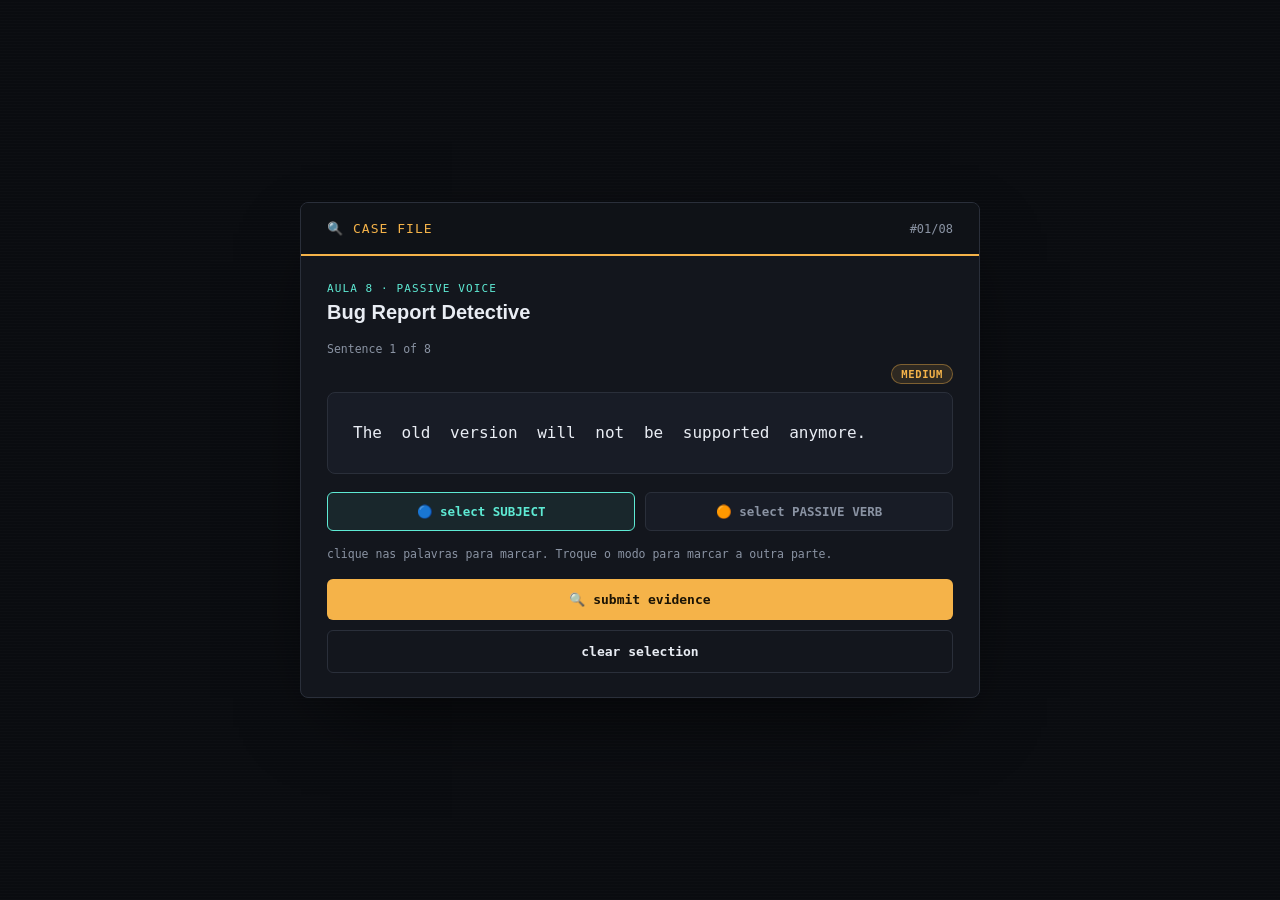
<file: assets/games/passive-detective.html>
<!DOCTYPE html>
<html lang="pt-BR">
<head>
<meta charset="UTF-8">
<meta name="viewport" content="width=device-width, initial-scale=1.0">
<title>Bug Report Detective</title>
<style>
  :root{
    --bg:#0a0c10;--panel:#13161d;--panel-2:#181c26;--border:#2a2f3a;
    --text:#e9edf4;--muted:#8a93a3;--accent:#5eead4;--amber:#f5b349;
    --success:#56e08a;--error:#ff6b6b;
    --mono:'JetBrains Mono','Fira Code',ui-monospace,SFMono-Regular,Menlo,Consolas,monospace;
    --sans:-apple-system,'Segoe UI',Roboto,Helvetica,Arial,sans-serif;
  }
  *{box-sizing:border-box;}
  body{margin:0;min-height:100vh;background:repeating-linear-gradient(0deg, rgba(255,255,255,0.012) 0px, rgba(255,255,255,0.012) 1px, transparent 1px, transparent 3px), var(--bg);color:var(--text);font-family:var(--sans);display:flex;align-items:center;justify-content:center;padding:20px;}
  .case-file{width:100%;max-width:680px;background:var(--panel);border:1px solid var(--border);border-radius:8px;box-shadow:0 30px 80px -30px rgba(0,0,0,.8);overflow:hidden;}
  .case-header{background:#0f1217;border-bottom:2px solid var(--amber);padding:18px 26px;display:flex;justify-content:space-between;align-items:center;flex-wrap:wrap;gap:8px;}
  .case-title{font-family:var(--mono);font-size:13px;letter-spacing:.08em;color:var(--amber);}
  .case-num{font-family:var(--mono);font-size:12px;color:var(--muted);}
  .body{padding:26px 26px 24px;}
  .eyebrow{font-family:var(--mono);font-size:11px;letter-spacing:.1em;text-transform:uppercase;color:var(--accent);margin:0 0 6px;}
  h1{margin:0 0 18px;font-size:20px;font-weight:700;}
  .badge-row{display:flex;justify-content:flex-end;margin-bottom:8px;}
  .badge{font-family:var(--mono);font-size:10.5px;font-weight:700;letter-spacing:.06em;padding:3px 9px;border-radius:20px;text-transform:uppercase;}
  .badge.easy{background:rgba(86,224,138,.12);color:var(--success);border:1px solid rgba(86,224,138,.4);}
  .badge.medium{background:rgba(245,179,73,.12);color:var(--amber);border:1px solid rgba(245,179,73,.4);}
  .badge.hard{background:rgba(255,107,107,.12);color:var(--error);border:1px solid rgba(255,107,107,.4);}
  .clue-box{background:var(--panel-2);border:1px solid var(--border);border-radius:8px;padding:20px;margin-bottom:18px;font-family:var(--mono);font-size:16px;line-height:2;}
  .word{display:inline-block;padding:2px 4px;margin:2px 1px;border-radius:4px;cursor:pointer;transition:background .12s ease, color .12s ease;}
  .word:hover{background:rgba(255,255,255,.06);}
  .word.sel-subject{background:rgba(94,234,212,.22);color:var(--accent);font-weight:700;}
  .word.sel-verb{background:rgba(245,179,73,.22);color:var(--amber);font-weight:700;}
  .word.locked{cursor:default;}
  .mode-row{display:flex;gap:10px;margin-bottom:16px;}
  .mode-btn{flex:1;font-family:var(--mono);font-size:12.5px;font-weight:600;border:1px solid var(--border);background:var(--panel-2);color:var(--muted);border-radius:6px;padding:11px 10px;cursor:pointer;}
  .mode-btn.active.subject{border-color:var(--accent);color:var(--accent);background:rgba(94,234,212,.08);}
  .mode-btn.active.verb{border-color:var(--amber);color:var(--amber);background:rgba(245,179,73,.08);}
  .hint{font-family:var(--mono);font-size:11.5px;color:var(--muted);margin:0 0 18px;}
  button.action{font-family:var(--mono);font-weight:700;font-size:13px;border:none;border-radius:6px;padding:13px 18px;cursor:pointer;width:100%;background:var(--amber);color:#1a1305;}
  button.action:hover{opacity:.9;}
  button.action:disabled{opacity:.35;cursor:not-allowed;}
  button.ghost{font-family:var(--mono);font-weight:600;font-size:13px;background:transparent;color:var(--text);border:1px solid var(--border);border-radius:6px;padding:13px 18px;cursor:pointer;width:100%;margin-top:10px;}
  button.ghost:hover{border-color:var(--accent);}
  .result-row{display:flex;gap:10px;margin-top:16px;}
  .result-chip{flex:1;text-align:center;font-family:var(--mono);font-size:12.5px;padding:10px;border-radius:6px;border:1px solid var(--border);}
  .result-chip.ok{border-color:var(--success);color:var(--success);background:rgba(86,224,138,.08);}
  .result-chip.bad{border-color:var(--error);color:var(--error);background:rgba(255,107,107,.08);}
  .reveal{font-family:var(--mono);font-size:12.5px;color:var(--muted);margin-top:12px;line-height:1.6;display:none;}
  .reveal.show{display:block;}
  .reveal b{color:var(--text);}
  .progress-label{font-family:var(--mono);font-size:11.5px;color:var(--muted);margin-bottom:8px;}
  .end-screen{display:none;text-align:center;}
  .end-screen.show{display:block;}
  .score-big{font-family:var(--mono);font-size:46px;font-weight:700;color:var(--amber);margin:6px 0 2px;}
  .score-label{font-family:var(--mono);font-size:11px;color:var(--muted);letter-spacing:.1em;text-transform:uppercase;}
  .verdict{margin:16px 0 22px;font-size:14.5px;}
</style>
</head>
<body>

<div class="case-file">
  <div class="case-header">
    <span class="case-title">🔍 CASE FILE</span>
    <span class="case-num" id="caseNum">#01/08</span>
  </div>

  <div class="body" id="game">
    <p class="eyebrow">Aula 8 · Passive Voice</p>
    <h1>Bug Report Detective</h1>
    <p class="progress-label" id="progressLabel">Sentence 1 of 8</p>
    <div class="badge-row"><span class="badge" id="diffBadge">easy</span></div>

    <div class="clue-box" id="sentenceBox"></div>

    <div class="mode-row">
      <button class="mode-btn subject active" id="modeSubjectBtn">🔵 select SUBJECT</button>
      <button class="mode-btn verb" id="modeVerbBtn">🟠 select PASSIVE VERB</button>
    </div>
    <p class="hint">clique nas palavras para marcar. Troque o modo para marcar a outra parte.</p>

    <button class="action" id="checkBtn">🔍 submit evidence</button>
    <button class="ghost" id="clearBtn">clear selection</button>

    <div class="result-row" id="resultRow" style="display:none;"></div>
    <div class="reveal" id="revealBox"></div>

    <button class="ghost" id="nextBtn" style="display:none;margin-top:16px;">next case →</button>
  </div>

  <div class="body end-screen" id="endScreen">
    <p class="eyebrow">case closed</p>
    <p class="score-label">evidence found</p>
    <div class="score-big" id="finalScore">0/16</div>
    <p class="verdict" id="verdictText"></p>
    <button class="action" id="restartBtn">↻ new investigation</button>
  </div>
</div>

<script>
const pool = [
  // EASY
  { text:"A critical error was found in the system.", subject:[0,1,2], verb:[3,4], difficulty:"easy" },
  { text:"The bug was reported by a user.", subject:[0,1], verb:[2,3], difficulty:"easy" },
  { text:"The file was deleted by mistake.", subject:[0,1], verb:[2,3], difficulty:"easy" },
  { text:"The server was restarted this morning.", subject:[0,1], verb:[2,3], difficulty:"easy" },
  { text:"The password was changed yesterday.", subject:[0,1], verb:[2,3], difficulty:"easy" },
  { text:"The website was updated last night.", subject:[0,1], verb:[2,3], difficulty:"easy" },
  { text:"Three emails were sent this afternoon.", subject:[0,1], verb:[2,3], difficulty:"easy" },
  // MEDIUM
  { text:"The new feature must be tested before launch.", subject:[0,1,2], verb:[3,4,5], difficulty:"medium" },
  { text:"This bug should be fixed today.", subject:[0,1], verb:[2,3,4], difficulty:"medium" },
  { text:"The update will be installed automatically.", subject:[0,1], verb:[2,3,4], difficulty:"medium" },
  { text:"User data can be exported as a CSV file.", subject:[0,1], verb:[2,3,4], difficulty:"medium" },
  { text:"The old version will not be supported anymore.", subject:[0,1,2], verb:[3,4,5,6], difficulty:"medium" },
  { text:"A temporary password was sent by email.", subject:[0,1,2], verb:[3,4], difficulty:"medium" },
  { text:"The new design was approved by the manager.", subject:[0,1,2], verb:[3,4], difficulty:"medium" },
  // HARD
  { text:"The issue has been escalated to the development team.", subject:[0,1], verb:[2,3,4], difficulty:"hard" },
  { text:"The laptop was stolen from the office last week.", subject:[0,1], verb:[2,3], difficulty:"hard" },
  { text:"A new version has been released this morning.", subject:[0,1,2], verb:[3,4,5], difficulty:"hard" },
  { text:"The best design was chosen by the committee.", subject:[0,1,2], verb:[3,4], difficulty:"hard" },
  { text:"The payment bug is currently being investigated.", subject:[0,1,2], verb:[3,4,5,6], difficulty:"hard" },
  { text:"Three critical bugs have not been fixed yet.", subject:[0,1,2], verb:[3,4,5,6], difficulty:"hard" }
];

const SET_SIZE_COUNTS = { easy:3, medium:3, hard:2 };

function shuffle(arr){
  const a = arr.slice();
  for(let k=a.length-1;k>0;k--){ const j=Math.floor(Math.random()*(k+1)); [a[k],a[j]]=[a[j],a[k]]; }
  return a;
}
function drawMixedSet(){
  const buckets = { easy:[], medium:[], hard:[] };
  pool.forEach(item => buckets[item.difficulty].push(item));
  let result = [];
  Object.keys(SET_SIZE_COUNTS).forEach(diff=>{
    result = result.concat(shuffle(buckets[diff]).slice(0, SET_SIZE_COUNTS[diff]));
  });
  return shuffle(result);
}

let cases = [], i = 0, mode = 'subject', selSubject = new Set(), selVerb = new Set(), answered = false;
let totalPoints = 0, maxPoints = 0;

const elSentenceBox = document.getElementById('sentenceBox');
const elProgressLabel = document.getElementById('progressLabel');
const elCaseNum = document.getElementById('caseNum');
const elModeSubjectBtn = document.getElementById('modeSubjectBtn');
const elModeVerbBtn = document.getElementById('modeVerbBtn');
const elCheckBtn = document.getElementById('checkBtn');
const elClearBtn = document.getElementById('clearBtn');
const elResultRow = document.getElementById('resultRow');
const elRevealBox = document.getElementById('revealBox');
const elNextBtn = document.getElementById('nextBtn');
const elGame = document.getElementById('game');
const elEnd = document.getElementById('endScreen');
const elFinalScore = document.getElementById('finalScore');
const elVerdict = document.getElementById('verdictText');
const elDiffBadge = document.getElementById('diffBadge');

function words(text){ return text.split(' '); }

function renderSentence(){
  const w = words(cases[i].text);
  let html = '';
  w.forEach((word, idx)=>{ html += '<span class="word" data-idx="'+idx+'">'+word+'</span> '; });
  elSentenceBox.innerHTML = html;
  document.querySelectorAll('.word').forEach(span=>{
    span.addEventListener('click', ()=>toggleWord(span));
  });
}

function toggleWord(span){
  if(answered) return;
  const idx = parseInt(span.dataset.idx);
  if(mode === 'subject'){
    if(selSubject.has(idx)){ selSubject.delete(idx); span.classList.remove('sel-subject'); }
    else { selSubject.add(idx); selVerb.delete(idx); span.classList.add('sel-subject'); span.classList.remove('sel-verb'); }
  } else {
    if(selVerb.has(idx)){ selVerb.delete(idx); span.classList.remove('sel-verb'); }
    else { selVerb.add(idx); selSubject.delete(idx); span.classList.add('sel-verb'); span.classList.remove('sel-subject'); }
  }
}

function setMode(m){
  mode = m;
  elModeSubjectBtn.classList.toggle('active', m==='subject');
  elModeVerbBtn.classList.toggle('active', m==='verb');
}

function clearSelection(){
  if(answered) return;
  selSubject.clear(); selVerb.clear();
  document.querySelectorAll('.word').forEach(s=>s.classList.remove('sel-subject','sel-verb'));
}

function setsEqual(a, b){ if(a.size !== b.length) return false; return b.every(idx => a.has(idx)); }

function checkAnswer(){
  if(answered) return;
  if(selSubject.size === 0 || selVerb.size === 0) return;
  answered = true;
  document.querySelectorAll('.word').forEach(s=>s.classList.add('locked'));

  const c = cases[i];
  const subjectOk = setsEqual(selSubject, c.subject);
  const verbOk = setsEqual(selVerb, c.verb);
  if(subjectOk) totalPoints++;
  if(verbOk) totalPoints++;

  elResultRow.style.display = 'flex';
  elResultRow.innerHTML =
    '<div class="result-chip '+(subjectOk?'ok':'bad')+'">SUBJECT '+(subjectOk?'✓':'✗')+'</div>' +
    '<div class="result-chip '+(verbOk?'ok':'bad')+'">PASSIVE VERB '+(verbOk?'✓':'✗')+'</div>';

  const w = words(c.text);
  const subjPhrase = c.subject.map(idx=>w[idx]).join(' ');
  const verbPhrase = c.verb.map(idx=>w[idx]).join(' ');
  elRevealBox.classList.add('show');
  elRevealBox.innerHTML = 'Subject: <b>'+subjPhrase+'</b><br>Passive verb: <b>'+verbPhrase+'</b>';

  elCheckBtn.style.display = 'none';
  elClearBtn.style.display = 'none';
  elNextBtn.style.display = 'block';
}

function nextCase(){
  i++;
  if(i >= cases.length){ showEnd(); } else { loadCase(); }
}

function loadCase(){
  answered = false;
  selSubject = new Set(); selVerb = new Set();
  setMode('subject');
  elCaseNum.textContent = '#'+String(i+1).padStart(2,'0')+'/'+String(cases.length).padStart(2,'0');
  elProgressLabel.textContent = 'Sentence '+(i+1)+' of '+cases.length;
  elDiffBadge.textContent = cases[i].difficulty;
  elDiffBadge.className = 'badge '+cases[i].difficulty;
  elResultRow.style.display = 'none';
  elRevealBox.classList.remove('show');
  elCheckBtn.style.display = 'block';
  elClearBtn.style.display = 'block';
  elNextBtn.style.display = 'none';
  renderSentence();
}

function showEnd(){
  elGame.style.display = 'none';
  elEnd.classList.add('show');
  elFinalScore.textContent = totalPoints+'/'+maxPoints;
  let msg = '';
  const pct = totalPoints/maxPoints;
  if(pct === 1) msg = "Case fully solved! You spotted every subject and every passive verb. 🕵️";
  else if(pct >= 0.7) msg = "Sharp eye, detective. Just a couple of clues you missed.";
  else msg = "Some clues slipped by. Review: subject = who/what receives the action; passive verb = be + participle.";
  elVerdict.textContent = msg;
}

function restart(){
  cases = drawMixedSet();
  maxPoints = cases.length * 2;
  i = 0; totalPoints = 0;
  elGame.style.display = 'block';
  elEnd.classList.remove('show');
  loadCase();
}

elModeSubjectBtn.addEventListener('click', ()=>setMode('subject'));
elModeVerbBtn.addEventListener('click', ()=>setMode('verb'));
elCheckBtn.addEventListener('click', checkAnswer);
elClearBtn.addEventListener('click', clearSelection);
elNextBtn.addEventListener('click', nextCase);
document.getElementById('restartBtn').addEventListener('click', restart);

restart();
</script>
</body>
</html>
</file>
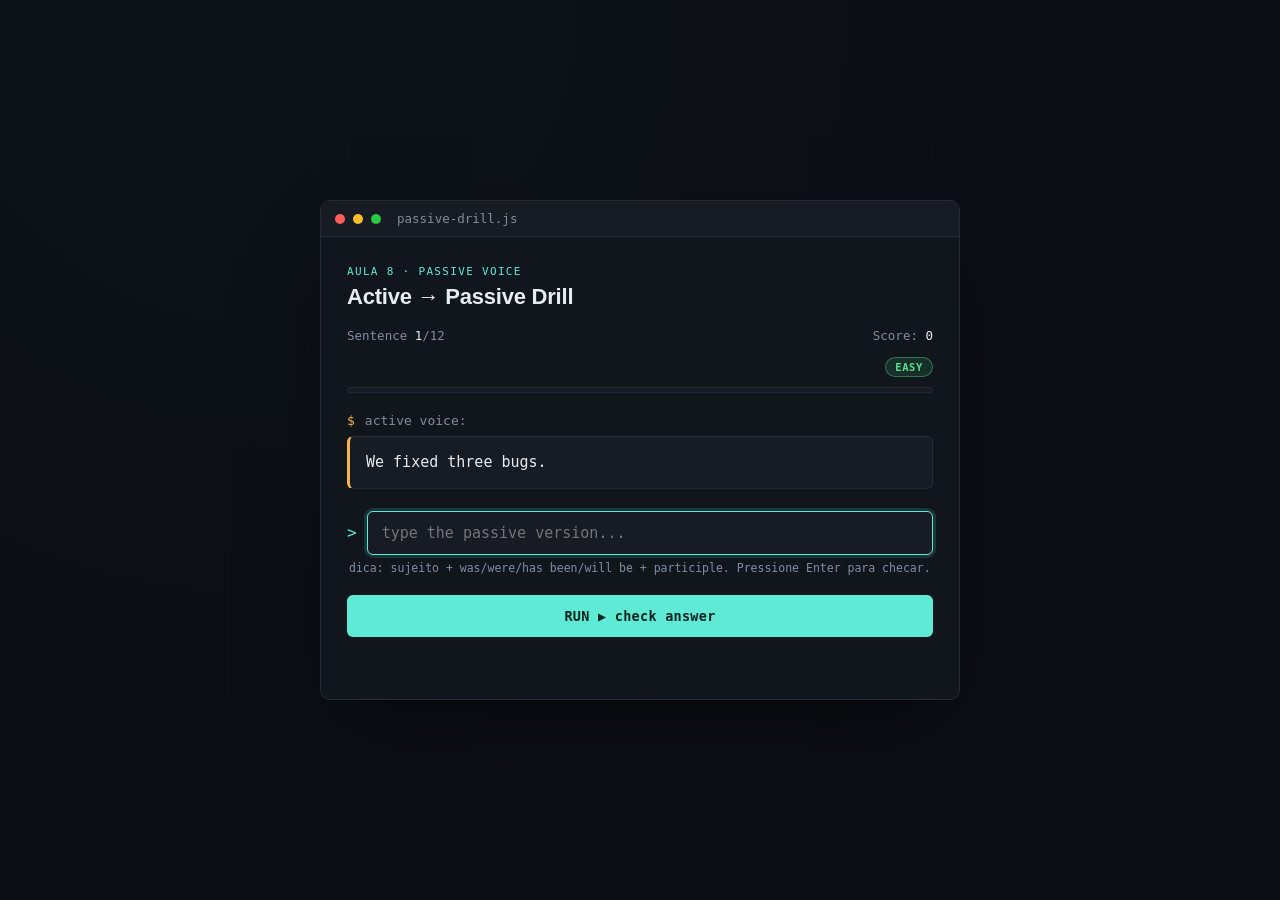
<file: assets/games/passive-drill.html>
<!DOCTYPE html>
<html lang="pt-BR">
<head>
<meta charset="UTF-8">
<meta name="viewport" content="width=device-width, initial-scale=1.0">
<title>Passive Voice Drill</title>
<style>
  :root{
    --bg:#0b0e14;--panel:#11151c;--panel-2:#161b24;--border:#252c38;
    --text:#e7ecf3;--muted:#828ea0;--accent:#5eead4;--accent-dim:#1d3b38;
    --amber:#f5b349;--success:#56e08a;--error:#ff6b6b;
    --mono:'JetBrains Mono','Fira Code',ui-monospace,SFMono-Regular,Menlo,Consolas,monospace;
    --sans:-apple-system,'Segoe UI',Roboto,Helvetica,Arial,sans-serif;
  }
  *{box-sizing:border-box;}
  body{
    margin:0;min-height:100vh;
    background:radial-gradient(circle at 20% 0%, #11202050 0%, transparent 60%), var(--bg);
    color:var(--text);font-family:var(--sans);
    display:flex;align-items:center;justify-content:center;padding:24px;
  }
  .terminal{
    width:100%;max-width:640px;background:var(--panel);
    border:1px solid var(--border);border-radius:10px;
    box-shadow:0 30px 80px -30px rgba(0,0,0,0.7);overflow:hidden;
  }
  .bar{display:flex;align-items:center;gap:8px;padding:10px 14px;background:var(--panel-2);border-bottom:1px solid var(--border);}
  .dot{width:10px;height:10px;border-radius:50%;}
  .dot.red{background:#ff5f57;}.dot.yellow{background:#febc2e;}.dot.green{background:#28c840;}
  .filename{margin-left:8px;font-family:var(--mono);font-size:12.5px;color:var(--muted);}
  .body{padding:28px 26px 24px;}
  .eyebrow{font-family:var(--mono);font-size:11px;letter-spacing:.12em;text-transform:uppercase;color:var(--accent);margin:0 0 6px;}
  h1{font-size:22px;margin:0 0 18px;font-weight:700;letter-spacing:-.01em;}
  .meta-row{display:flex;justify-content:space-between;align-items:center;margin-bottom:14px;font-family:var(--mono);font-size:12.5px;color:var(--muted);}
  .meta-row span.hi{color:var(--text);}
  .badge-row{display:flex;justify-content:flex-end;margin-bottom:10px;}
  .badge{font-family:var(--mono);font-size:10.5px;font-weight:700;letter-spacing:.06em;padding:3px 9px;border-radius:20px;text-transform:uppercase;}
  .badge.easy{background:rgba(86,224,138,.12);color:var(--success);border:1px solid rgba(86,224,138,.4);}
  .badge.medium{background:rgba(245,179,73,.12);color:var(--amber);border:1px solid rgba(245,179,73,.4);}
  .badge.hard{background:rgba(255,107,107,.12);color:var(--error);border:1px solid rgba(255,107,107,.4);}
  .progress-track{height:6px;background:var(--panel-2);border-radius:4px;overflow:hidden;margin-bottom:20px;border:1px solid var(--border);}
  .progress-fill{height:100%;width:0%;background:linear-gradient(90deg,var(--accent),#3fc4b3);transition:width .35s ease;}
  .prompt-line{display:flex;gap:10px;align-items:flex-start;font-family:var(--mono);font-size:13px;color:var(--muted);margin-bottom:8px;}
  .prompt-line .tag{color:var(--amber);flex-shrink:0;}
  .active-box{background:var(--panel-2);border:1px solid var(--border);border-left:3px solid var(--amber);border-radius:6px;padding:14px 16px;font-family:var(--mono);font-size:15px;line-height:1.5;margin-bottom:22px;}
  .input-row{display:flex;gap:10px;align-items:center;font-family:var(--mono);margin-bottom:6px;}
  .input-row .tag{color:var(--accent);}
  input[type=text]{flex:1;background:var(--panel-2);border:1px solid var(--border);color:var(--text);font-family:var(--mono);font-size:15px;padding:12px 14px;border-radius:6px;outline:none;}
  input[type=text]:focus{border-color:var(--accent);box-shadow:0 0 0 3px rgba(94,234,212,.15);}
  .hint{font-family:var(--mono);font-size:11.5px;color:var(--muted);margin:0 0 20px;padding-left:2px;}
  button{font-family:var(--mono);font-weight:600;font-size:13.5px;letter-spacing:.02em;border:none;border-radius:6px;padding:13px 20px;cursor:pointer;transition:transform .12s ease, opacity .12s ease;}
  button:active{transform:scale(.97);}
  .btn-primary{width:100%;background:var(--accent);color:#06231f;}
  .btn-primary:hover{opacity:.9;}
  .btn-primary:disabled{opacity:.4;cursor:not-allowed;}
  .btn-ghost{width:100%;background:transparent;color:var(--text);border:1px solid var(--border);}
  .btn-ghost:hover{border-color:var(--accent);}
  .feedback{margin-top:18px;border-radius:6px;padding:14px 16px;font-size:14px;line-height:1.55;display:none;}
  .feedback.show{display:block;}
  .feedback.correct{background:rgba(86,224,138,.08);border:1px solid rgba(86,224,138,.35);color:var(--success);}
  .feedback.wrong{background:rgba(255,107,107,.08);border:1px solid rgba(255,107,107,.35);color:var(--error);}
  .feedback .answer{font-family:var(--mono);color:var(--text);margin-top:6px;display:block;}
  .footer-row{display:flex;gap:10px;margin-top:18px;}
  .streak{font-family:var(--mono);font-size:12px;color:var(--amber);text-align:center;margin-top:10px;min-height:16px;}
  .end-screen{display:none;text-align:center;}
  .end-screen.show{display:block;}
  .score-big{font-family:var(--mono);font-size:48px;font-weight:700;color:var(--accent);margin:6px 0 4px;}
  .score-label{font-family:var(--mono);font-size:12px;color:var(--muted);letter-spacing:.1em;text-transform:uppercase;}
  .verdict{margin:18px 0 24px;font-size:15px;color:var(--text);}
  .breakdown{display:flex;justify-content:center;gap:14px;margin-bottom:20px;font-family:var(--mono);font-size:11.5px;color:var(--muted);}
  @media (prefers-reduced-motion: reduce){.progress-fill{transition:none;}}
  @media (max-width:480px){.body{padding:22px 18px;}h1{font-size:19px;}}
</style>
</head>
<body>

<div class="terminal">
  <div class="bar">
    <div class="dot red"></div><div class="dot yellow"></div><div class="dot green"></div>
    <span class="filename">passive-drill.js</span>
  </div>

  <div class="body" id="game">
    <p class="eyebrow">Aula 8 · Passive Voice</p>
    <h1>Active → Passive Drill</h1>

    <div class="meta-row">
      <span>Sentence <span class="hi" id="qIndex">1</span>/<span id="qTotal">12</span></span>
      <span>Score: <span class="hi" id="scoreLabel">0</span></span>
    </div>
    <div class="badge-row"><span class="badge" id="diffBadge">easy</span></div>
    <div class="progress-track"><div class="progress-fill" id="progressFill"></div></div>

    <div class="prompt-line"><span class="tag">$</span><span>active voice:</span></div>
    <div class="active-box" id="activeSentence"></div>

    <div class="input-row">
      <span class="tag">&gt;</span>
      <input type="text" id="answerInput" placeholder="type the passive version..." autocomplete="off" />
    </div>
    <p class="hint">dica: sujeito + was/were/has been/will be + participle. Pressione Enter para checar.</p>

    <button class="btn-primary" id="checkBtn">RUN ▶ check answer</button>

    <div class="feedback" id="feedback"></div>
    <p class="streak" id="streak"></p>

    <div class="footer-row" id="nextRow" style="display:none;">
      <button class="btn-ghost" id="nextBtn">next sentence →</button>
    </div>
  </div>

  <div class="body end-screen" id="endScreen">
    <p class="eyebrow">drill complete</p>
    <p class="score-label">final score</p>
    <div class="score-big" id="finalScore">0/12</div>
    <div class="breakdown" id="breakdown"></div>
    <p class="verdict" id="verdictText"></p>
    <button class="btn-primary" id="restartBtn">↻ new drill (random mix)</button>
  </div>
</div>

<script>
const pool = [
  // EASY
  { active:"We fixed three bugs.", accepted:["three bugs were fixed","three bugs were fixed by us"], difficulty:"easy" },
  { active:"We added a new feature.", accepted:["a new feature was added","a new feature was added by us"], difficulty:"easy" },
  { active:"We removed the old menu.", accepted:["the old menu was removed","the old menu was removed by us"], difficulty:"easy" },
  { active:"We tested the new version.", accepted:["the new version was tested","the new version was tested by us"], difficulty:"easy" },
  { active:"We updated the security system.", accepted:["the security system was updated","the security system was updated by us"], difficulty:"easy" },
  { active:"We improved the loading speed.", accepted:["the loading speed was improved","the loading speed was improved by us"], difficulty:"easy" },
  { active:"The team designs the interface.", accepted:["the interface is designed","the interface is designed by the team"], difficulty:"easy" },
  { active:"The company stores user data.", accepted:["user data is stored","user data is stored by the company"], difficulty:"easy" },
  // MEDIUM
  { active:"Developers must test the application.", accepted:["the application must be tested","the application must be tested by developers"], difficulty:"medium" },
  { active:"The team will release the update tomorrow.", accepted:["the update will be released tomorrow","the update will be released tomorrow by the team"], difficulty:"medium" },
  { active:"The manager should review the code.", accepted:["the code should be reviewed","the code should be reviewed by the manager"], difficulty:"medium" },
  { active:"Users cannot access this page.", accepted:["this page cannot be accessed","this page cannot be accessed by users"], difficulty:"medium" },
  { active:"The company will launch a new feature next month.", accepted:["a new feature will be launched next month","a new feature will be launched next month by the company"], difficulty:"medium" },
  { active:"The support team can solve this issue quickly.", accepted:["this issue can be solved quickly","this issue can be solved quickly by the support team"], difficulty:"medium" },
  { active:"We didn't update the database.", accepted:["the database wasn't updated","the database was not updated","the database wasn't updated by us"], difficulty:"medium" },
  // HARD
  { active:"The company has launched a new app.", accepted:["a new app has been launched","a new app has been launched by the company"], difficulty:"hard" },
  { active:"Engineers have fixed three critical bugs this week.", accepted:["three critical bugs have been fixed this week","three critical bugs have been fixed this week by engineers"], difficulty:"hard" },
  { active:"The team has not finished the project yet.", accepted:["the project has not been finished yet","the project hasn't been finished yet"], difficulty:"hard" },
  { active:"Someone stole the laptop from the office.", accepted:["the laptop was stolen from the office","the laptop was stolen from the office by someone"], difficulty:"hard" },
  { active:"The committee has chosen the best design.", accepted:["the best design has been chosen","the best design has been chosen by the committee"], difficulty:"hard" }
];

const SET_SIZE_COUNTS = { easy:5, medium:4, hard:3 };

let order = [];
let i = 0;
let score = 0;
let streak = 0;
let answered = false;

function normalize(s){ return s.toLowerCase().replace(/[.!?]+$/,'').replace(/\s+/g,' ').trim(); }

function shuffle(arr){
  const a = arr.slice();
  for(let k=a.length-1;k>0;k--){ const j=Math.floor(Math.random()*(k+1)); [a[k],a[j]]=[a[j],a[k]]; }
  return a;
}

function drawMixedSet(){
  const buckets = { easy:[], medium:[], hard:[] };
  pool.forEach(item => buckets[item.difficulty].push(item));
  let result = [];
  Object.keys(SET_SIZE_COUNTS).forEach(diff=>{
    result = result.concat(shuffle(buckets[diff]).slice(0, SET_SIZE_COUNTS[diff]));
  });
  return shuffle(result);
}

const elActive = document.getElementById('activeSentence');
const elInput = document.getElementById('answerInput');
const elCheck = document.getElementById('checkBtn');
const elFeedback = document.getElementById('feedback');
const elQIndex = document.getElementById('qIndex');
const elQTotal = document.getElementById('qTotal');
const elScore = document.getElementById('scoreLabel');
const elProgress = document.getElementById('progressFill');
const elNextRow = document.getElementById('nextRow');
const elNextBtn = document.getElementById('nextBtn');
const elStreak = document.getElementById('streak');
const elGame = document.getElementById('game');
const elEnd = document.getElementById('endScreen');
const elFinalScore = document.getElementById('finalScore');
const elVerdict = document.getElementById('verdictText');
const elRestart = document.getElementById('restartBtn');
const elDiffBadge = document.getElementById('diffBadge');
const elBreakdown = document.getElementById('breakdown');

let correctByDiff = { easy:0, medium:0, hard:0 };
let totalByDiff = { easy:0, medium:0, hard:0 };

function loadQuestion(){
  answered = false;
  elInput.value = '';
  elInput.disabled = false;
  elFeedback.className = 'feedback';
  elFeedback.innerHTML = '';
  elNextRow.style.display = 'none';
  elCheck.style.display = 'block';
  elQIndex.textContent = i+1;
  elQTotal.textContent = order.length;
  elScore.textContent = score;
  elProgress.style.width = (i/order.length*100)+'%';
  elActive.textContent = order[i].active;
  elDiffBadge.textContent = order[i].difficulty;
  elDiffBadge.className = 'badge '+order[i].difficulty;
  elInput.focus();
}

function checkAnswer(){
  if(answered) return;
  const val = elInput.value.trim();
  if(!val) return;
  answered = true;
  const diff = order[i].difficulty;
  totalByDiff[diff]++;
  const correct = order[i].accepted.some(a => normalize(a) === normalize(val));
  elInput.disabled = true;
  elCheck.style.display = 'none';
  elNextRow.style.display = 'flex';

  if(correct){
    score++; streak++; correctByDiff[diff]++;
    elFeedback.className = 'feedback correct show';
    elFeedback.innerHTML = '✓ Correct! Great use of passive voice.';
    elStreak.textContent = streak >= 2 ? '🔥 '+streak+' in a row!' : '';
  } else {
    streak = 0;
    elFeedback.className = 'feedback wrong show';
    elFeedback.innerHTML = '✗ Not quite. Expected:<span class="answer">'+order[i].accepted[0]+'</span>';
    elStreak.textContent = '';
  }
  elScore.textContent = score;
}

function nextQuestion(){
  i++;
  if(i >= order.length){ showEnd(); } else { loadQuestion(); }
}

function showEnd(){
  elGame.style.display = 'none';
  elEnd.classList.add('show');
  elFinalScore.textContent = score+'/'+order.length;
  elBreakdown.innerHTML =
    '<span>easy '+correctByDiff.easy+'/'+totalByDiff.easy+'</span>'+
    '<span>medium '+correctByDiff.medium+'/'+totalByDiff.medium+'</span>'+
    '<span>hard '+correctByDiff.hard+'/'+totalByDiff.hard+'</span>';
  let msg = '';
  const pct = score/order.length;
  if(pct === 1) msg = "Perfect run! You're ready to write any changelog in passive voice. 🚀";
  else if(pct >= 0.75) msg = "Great job! Just a small review and you've got it.";
  else msg = "Good attempt — review the structure (was/were/has been/will be + participle) and try again.";
  elVerdict.textContent = msg;
}

function restart(){
  order = drawMixedSet();
  i = 0; score = 0; streak = 0;
  correctByDiff = { easy:0, medium:0, hard:0 };
  totalByDiff = { easy:0, medium:0, hard:0 };
  elGame.style.display = 'block';
  elEnd.classList.remove('show');
  loadQuestion();
}

elCheck.addEventListener('click', checkAnswer);
elInput.addEventListener('keydown', e => { if(e.key === 'Enter') checkAnswer(); });
elNextBtn.addEventListener('click', nextQuestion);
elRestart.addEventListener('click', restart);

restart();
</script>
</body>
</html>
</file>
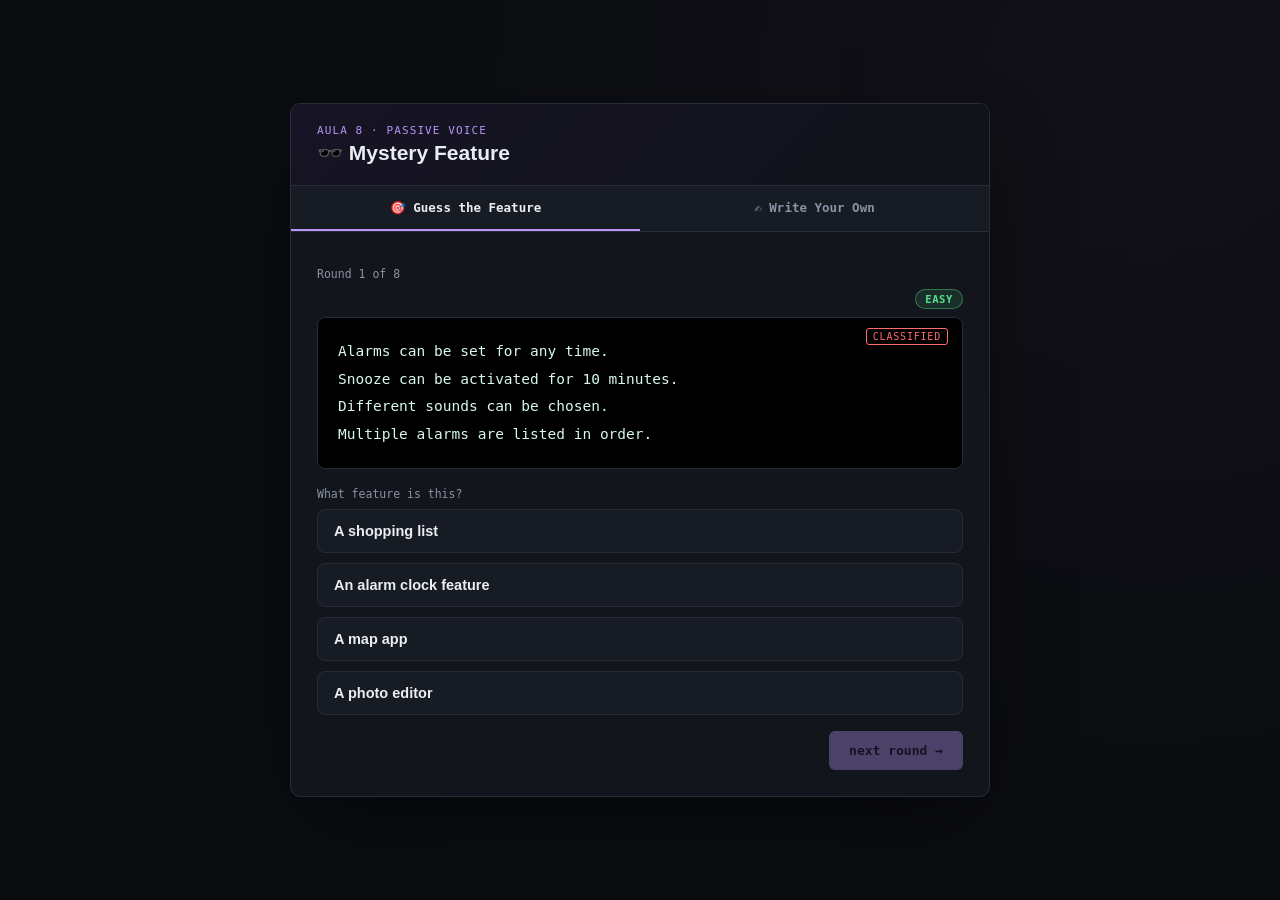
<file: assets/games/passive-mystery.html>
<!DOCTYPE html>
<html lang="pt-BR">
<head>
<meta charset="UTF-8">
<meta name="viewport" content="width=device-width, initial-scale=1.0">
<title>Mystery Feature</title>
<style>
  :root{
    --bg:#0a0c10;--panel:#12151c;--panel-2:#171b24;--border:#272c38;
    --text:#e9edf4;--muted:#8a93a3;--accent:#5eead4;--amber:#f5b349;
    --success:#56e08a;--error:#ff6b6b;--purple:#b794f6;
    --mono:'JetBrains Mono','Fira Code',ui-monospace,SFMono-Regular,Menlo,Consolas,monospace;
    --sans:-apple-system,'Segoe UI',Roboto,Helvetica,Arial,sans-serif;
  }
  *{box-sizing:border-box;}
  body{margin:0;min-height:100vh;background:radial-gradient(circle at 90% 10%, #211a2750 0%, transparent 55%), var(--bg);color:var(--text);font-family:var(--sans);display:flex;align-items:center;justify-content:center;padding:20px;}
  .card{width:100%;max-width:700px;background:var(--panel);border:1px solid var(--border);border-radius:10px;box-shadow:0 30px 80px -30px rgba(0,0,0,.75);overflow:hidden;}
  .header{padding:20px 26px;border-bottom:1px solid var(--border);background:linear-gradient(135deg,#171425,#101319);}
  .eyebrow{font-family:var(--mono);font-size:11px;letter-spacing:.1em;text-transform:uppercase;color:var(--purple);margin:0 0 4px;}
  h1{margin:0;font-size:21px;font-weight:700;}
  .tabs{display:flex;border-bottom:1px solid var(--border);background:var(--panel-2);}
  .tab{flex:1;text-align:center;padding:14px 10px;font-family:var(--mono);font-size:12.5px;font-weight:600;color:var(--muted);cursor:pointer;border-bottom:2px solid transparent;}
  .tab.active{color:var(--text);border-bottom-color:var(--purple);}
  .body{padding:24px 26px 26px;}
  .panel{display:none;}
  .panel.active{display:block;}
  .redacted-box{background:#000;border:1px solid var(--border);border-radius:8px;padding:20px;margin-bottom:18px;position:relative;}
  .redacted-box .stamp{position:absolute;top:10px;right:14px;font-family:var(--mono);font-size:10px;color:var(--error);border:1px solid var(--error);padding:2px 6px;border-radius:3px;letter-spacing:.08em;}
  .redacted-line{font-family:var(--mono);font-size:14.5px;line-height:1.9;color:#d7f7f1;}
  .progress-label{font-family:var(--mono);font-size:11.5px;color:var(--muted);margin-bottom:8px;}
  .badge-row{display:flex;justify-content:flex-end;margin-bottom:8px;}
  .badge{font-family:var(--mono);font-size:10.5px;font-weight:700;letter-spacing:.06em;padding:3px 9px;border-radius:20px;text-transform:uppercase;}
  .badge.easy{background:rgba(86,224,138,.12);color:var(--success);border:1px solid rgba(86,224,138,.4);}
  .badge.medium{background:rgba(245,179,73,.12);color:var(--amber);border:1px solid rgba(245,179,73,.4);}
  .badge.hard{background:rgba(255,107,107,.12);color:var(--error);border:1px solid rgba(255,107,107,.4);}
  .option{display:block;width:100%;text-align:left;background:var(--panel-2);border:1px solid var(--border);color:var(--text);font-family:var(--sans);font-size:14.5px;padding:13px 16px;border-radius:8px;margin-bottom:10px;cursor:pointer;}
  .option:hover{border-color:var(--purple);}
  .option.correct{border-color:var(--success);background:rgba(86,224,138,.1);color:var(--success);}
  .option.wrong{border-color:var(--error);background:rgba(255,107,107,.1);color:var(--error);}
  .option:disabled{cursor:default;}
  .nav-row{display:flex;justify-content:space-between;align-items:center;margin-top:16px;}
  button{font-family:var(--mono);font-weight:600;font-size:13px;border:none;border-radius:6px;padding:12px 20px;cursor:pointer;}
  .btn-primary{background:var(--purple);color:#1a0f2e;}
  .btn-primary:disabled{opacity:.35;cursor:not-allowed;}
  .end-screen{display:none;text-align:center;}
  .end-screen.show{display:block;}
  .score-big{font-family:var(--mono);font-size:46px;font-weight:700;color:var(--purple);margin:6px 0 2px;}
  .score-label{font-family:var(--mono);font-size:11px;color:var(--muted);letter-spacing:.1em;text-transform:uppercase;}
  .verdict{margin:16px 0 22px;font-size:14.5px;}
  textarea{width:100%;min-height:140px;background:var(--panel-2);border:1px solid var(--border);color:var(--text);font-family:var(--sans);font-size:14.5px;line-height:1.6;border-radius:8px;padding:14px 16px;resize:vertical;outline:none;margin-bottom:14px;}
  textarea:focus{border-color:var(--purple);box-shadow:0 0 0 3px rgba(183,148,246,.15);}
  .preview{background:var(--panel-2);border:1px solid var(--border);border-radius:8px;padding:14px 16px;margin-bottom:16px;font-size:14px;line-height:1.7;min-height:40px;color:#cdd5e0;}
  .preview mark{background:rgba(183,148,246,.28);color:var(--purple);border-radius:3px;padding:0 2px;}
  .detect-row{display:flex;justify-content:space-between;align-items:center;margin-bottom:18px;font-family:var(--mono);font-size:12.5px;color:var(--muted);}
  .detect-row .hi{color:var(--purple);font-weight:700;}
  .write-feedback{border-radius:8px;padding:14px 16px;font-size:13.5px;line-height:1.6;border:1px solid var(--border);background:var(--panel-2);}
  .write-feedback.good{border-color:var(--success);color:var(--success);background:rgba(86,224,138,.08);}
  .write-feedback.meh{border-color:var(--amber);color:var(--amber);background:rgba(245,179,73,.08);}
  .rules{font-family:var(--mono);font-size:12.5px;color:var(--muted);margin:0 0 16px;line-height:1.6;}
</style>
</head>
<body>

<div class="card">
  <div class="header">
    <p class="eyebrow">Aula 8 · Passive Voice</p>
    <h1>🕶️ Mystery Feature</h1>
  </div>

  <div class="tabs">
    <div class="tab active" id="tabGuess">🎯 Guess the Feature</div>
    <div class="tab" id="tabWrite">✍️ Write Your Own</div>
  </div>

  <div class="body">
    <div class="panel active" id="panelGuess">
      <div id="guessGame">
        <p class="progress-label" id="progressLabel">Round 1 of 8</p>
        <div class="badge-row"><span class="badge" id="diffBadge">easy</span></div>
        <div class="redacted-box">
          <span class="stamp">CLASSIFIED</span>
          <div class="redacted-line" id="cluesText"></div>
        </div>
        <p class="progress-label">What feature is this?</p>
        <div id="optionsContainer"></div>
        <div class="nav-row">
          <span></span>
          <button class="btn-primary" id="nextRoundBtn" disabled>next round →</button>
        </div>
      </div>

      <div class="end-screen" id="guessEnd">
        <p class="eyebrow">investigation closed</p>
        <p class="score-label">features identified</p>
        <div class="score-big" id="guessFinalScore">0/8</div>
        <p class="verdict" id="guessVerdict"></p>
        <button class="btn-primary" id="guessRestartBtn">↻ new mystery set</button>
      </div>
    </div>

    <div class="panel" id="panelWrite">
      <p class="rules">
        Invente uma funcionalidade nova para um app — mas não diga qual é!<br>
        Escreva 4-5 frases em <strong>passive voice</strong> descrevendo o que ela faz, no estilo de release notes.
      </p>
      <textarea id="mysteryInput" placeholder="Example: Photos can now be shared with friends. New filters were added..."></textarea>
      <div class="detect-row">
        <span>Passive constructions detected: <span class="hi" id="detectCount">0</span></span>
        <span id="detectGoal">goal: 3+</span>
      </div>
      <div class="preview" id="previewBox">Sua frase com destaque para a voz passiva aparece aqui...</div>
      <button class="btn-primary" id="checkWriteBtn" style="width:100%;margin-bottom:14px;">🔍 check my mystery</button>
      <div class="write-feedback" id="writeFeedback" style="display:none;"></div>
    </div>
  </div>
</div>

<script>
/* ---------- GUESS THE FEATURE: pool of 20 mysteries ---------- */
const pool = [
  { difficulty:"easy", clues:["Photos can now be shared with friends.","New filters were added.","The image quality was improved.","Comments can be added below each post."], options:["A music streaming app","A photo-sharing social feature","A weather widget","A calculator tool"], correct:1 },
  { difficulty:"easy", clues:["Messages are now encrypted automatically.","Read receipts were added.","Voice notes can be sent.","Group chats were redesigned."], options:["A messaging feature","A spreadsheet tool","A map navigation feature","A photo editor"], correct:0 },
  { difficulty:"easy", clues:["Items can be added to a list.","Prices are updated in real time.","Orders are confirmed by email.","Payments are processed securely."], options:["A shopping cart feature","A music playlist","A video call feature","A fitness tracker"], correct:0 },
  { difficulty:"medium", clues:["Routes are calculated automatically.","Traffic is shown in real time.","Directions are updated every few seconds.","Alternative roads are suggested."], options:["A navigation feature","A drawing app","A chat bot","A photo filter"], correct:0 },
  { difficulty:"easy", clues:["Songs can be added to a playlist.","Volume is adjusted automatically.","Lyrics are displayed on screen.","New albums are recommended weekly."], options:["A music streaming feature","A clock app","A budgeting tool","A video editor"], correct:0 },
  { difficulty:"medium", clues:["Calls can be recorded for later.","Backgrounds can be blurred automatically.","Screens can be shared with everyone.","Up to 50 people can be added to one call."], options:["A video calling feature","A photo gallery","A music player","A calendar app"], correct:0 },
  { difficulty:"medium", clues:["Steps are counted automatically.","Heart rate is monitored during exercise.","Calories burned are calculated in real time.","Weekly goals are tracked and displayed."], options:["A fitness tracking feature","A recipe app","A chat bot","A music app"], correct:0 },
  { difficulty:"easy", clues:["Alarms can be set for any time.","Snooze can be activated for 10 minutes.","Different sounds can be chosen.","Multiple alarms are listed in order."], options:["An alarm clock feature","A photo editor","A map app","A shopping list"], correct:0 },
  { difficulty:"medium", clues:["Meetings can be scheduled in advance.","Reminders are sent before each event.","Events can be shared with the team.","Conflicts are highlighted automatically."], options:["A calendar feature","A music playlist","A video editor","A weather app"], correct:0 },
  { difficulty:"easy", clues:["Notes can be organized into folders.","Text can be highlighted in different colors.","Checklists can be added to any note.","Notes are synced across devices."], options:["A note-taking feature","A banking app","A navigation tool","A video call app"], correct:0 },
  { difficulty:"medium", clues:["Spam is filtered automatically.","Important emails are highlighted.","Attachments can be previewed without downloading.","Messages can be scheduled to be sent later."], options:["An email feature","A music app","A fitness tracker","A photo editor"], correct:0 },
  { difficulty:"easy", clues:["Temperature is updated every hour.","Rain alerts are sent in advance.","A 7-day forecast is displayed.","Wind speed is shown in real time."], options:["A weather feature","A shopping cart","A chat app","A calendar tool"], correct:0 },
  { difficulty:"hard", clues:["Content disappears after 24 hours.","Reactions can be sent instantly.","Stickers can be added to any post.","Views are counted and shown to the creator."], options:["A disappearing-content social feature","A budgeting tool","A navigation app","A music player"], correct:0 },
  { difficulty:"medium", clues:["A driver is assigned automatically.","The price is calculated before the trip.","The route is shown in real time.","The trip can be shared with a friend for safety."], options:["A ride-sharing feature","A photo app","A note-taking tool","A weather widget"], correct:0 },
  { difficulty:"easy", clues:["Restaurants are listed by distance.","Orders are tracked in real time.","Payments are processed securely.","Delivery time is estimated automatically."], options:["A food delivery feature","A fitness tracker","A music app","A calendar tool"], correct:0 },
  { difficulty:"hard", clues:["Passwords are generated automatically.","Logins are filled in instantly.","Data is encrypted before being stored.","Breached passwords are flagged immediately."], options:["A password management feature","A weather app","A video call tool","A shopping cart"], correct:0 },
  { difficulty:"medium", clues:["Files are backed up automatically.","Storage space can be upgraded anytime.","Old versions of files are kept for 30 days.","Files can be shared with a link."], options:["A cloud storage feature","A fitness tracker","A music player","A ride-sharing app"], correct:0 },
  { difficulty:"hard", clues:["Lessons are unlocked progressively.","Pronunciation is checked by the microphone.","Streaks are rewarded with points.","Mistakes are reviewed at the end of each lesson."], options:["A language-learning feature","A banking app","A navigation tool","A photo editor"], correct:0 },
  { difficulty:"hard", clues:["Lights can be controlled remotely.","Temperature is adjusted automatically.","Doors can be locked from anywhere.","Energy usage is monitored every day."], options:["A smart home feature","A music streaming app","A note-taking tool","A food delivery app"], correct:0 },
  { difficulty:"hard", clues:["Balances are updated in real time.","Transfers can be made instantly.","Suspicious activity is flagged automatically.","Statements are generated every month."], options:["An online banking feature","A fitness tracker","A video call app","A weather widget"], correct:0 }
];

const SET_SIZE_COUNTS = { easy:3, medium:3, hard:2 };

function shuffle(arr){
  const a = arr.slice();
  for(let k=a.length-1;k>0;k--){ const j=Math.floor(Math.random()*(k+1)); [a[k],a[j]]=[a[j],a[k]]; }
  return a;
}

function drawMixedSet(){
  const buckets = { easy:[], medium:[], hard:[] };
  pool.forEach(item => buckets[item.difficulty].push(item));
  let result = [];
  Object.keys(SET_SIZE_COUNTS).forEach(diff=>{
    result = result.concat(shuffle(buckets[diff]).slice(0, SET_SIZE_COUNTS[diff]));
  });
  return shuffle(result).map(round=>{
    // shuffle options and recompute correct index
    const withFlag = round.options.map((opt,idx)=>({opt, isCorrect: idx===round.correct}));
    const shuffledOpts = shuffle(withFlag);
    return {
      difficulty: round.difficulty,
      clues: round.clues,
      options: shuffledOpts.map(o=>o.opt),
      correct: shuffledOpts.findIndex(o=>o.isCorrect)
    };
  });
}

let rounds = [], r = 0, guessScore = 0, guessAnswered = false;

const elCluesText = document.getElementById('cluesText');
const elOptionsContainer = document.getElementById('optionsContainer');
const elProgressLabel = document.getElementById('progressLabel');
const elNextRoundBtn = document.getElementById('nextRoundBtn');
const elGuessGame = document.getElementById('guessGame');
const elGuessEnd = document.getElementById('guessEnd');
const elGuessFinalScore = document.getElementById('guessFinalScore');
const elGuessVerdict = document.getElementById('guessVerdict');
const elDiffBadge = document.getElementById('diffBadge');

function renderRound(){
  guessAnswered = false;
  elNextRoundBtn.disabled = true;
  elProgressLabel.textContent = 'Round '+(r+1)+' of '+rounds.length;
  const round = rounds[r];
  elDiffBadge.textContent = round.difficulty;
  elDiffBadge.className = 'badge '+round.difficulty;
  elCluesText.innerHTML = round.clues.join('<br>');
  let html = '';
  round.options.forEach((opt,idx)=>{ html += '<button class="option" data-idx="'+idx+'">'+opt+'</button>'; });
  elOptionsContainer.innerHTML = html;
  document.querySelectorAll('#optionsContainer .option').forEach(btn=>{
    btn.addEventListener('click', ()=>selectGuess(btn, parseInt(btn.dataset.idx)));
  });
}

function selectGuess(btn, idx){
  if(guessAnswered) return;
  guessAnswered = true;
  const round = rounds[r];
  document.querySelectorAll('#optionsContainer .option').forEach(b=>b.disabled=true);
  if(idx === round.correct){ btn.classList.add('correct'); guessScore++; }
  else {
    btn.classList.add('wrong');
    document.querySelectorAll('#optionsContainer .option')[round.correct].classList.add('correct');
  }
  elNextRoundBtn.disabled = false;
}

function nextRound(){
  r++;
  if(r >= rounds.length){ showGuessEnd(); } else { renderRound(); }
}

function showGuessEnd(){
  elGuessGame.style.display = 'none';
  elGuessEnd.classList.add('show');
  elGuessFinalScore.textContent = guessScore+'/'+rounds.length;
  let msg = '';
  const pct = guessScore/rounds.length;
  if(pct === 1) msg = "Perfect deduction! You cracked every mystery feature. 🕶️";
  else if(pct >= 0.6) msg = "Solid detective work — most clues were correctly decoded.";
  else msg = "Some mysteries got away. Read the clues again — they're all in passive voice!";
  elGuessVerdict.textContent = msg;
}

function restartGuess(){
  rounds = drawMixedSet();
  r = 0; guessScore = 0;
  elGuessGame.style.display = 'block';
  elGuessEnd.classList.remove('show');
  renderRound();
}

elNextRoundBtn.addEventListener('click', nextRound);
document.getElementById('guessRestartBtn').addEventListener('click', restartGuess);
restartGuess();

/* ---------- WRITE YOUR OWN ---------- */
const elMysteryInput = document.getElementById('mysteryInput');
const elDetectCount = document.getElementById('detectCount');
const elPreviewBox = document.getElementById('previewBox');
const elWriteFeedback = document.getElementById('writeFeedback');

function escapeHtml(str){ return str.replace(/&/g,'&amp;').replace(/</g,'&lt;').replace(/>/g,'&gt;'); }

function detectPassive(text){
  const regex = /\b(is|are|was|were|been|being|be)\s+(?:\w+\s+){0,2}(\w+ed|\w+en|done|made|sent|seen|known|written|given|taken|found|built|sold|told|shown|brought|kept|left|set|put|broken|chosen|spoken|stolen)\b/gi;
  return text.match(regex) || [];
}

function updatePreview(){
  const text = elMysteryInput.value;
  if(!text.trim()){
    elPreviewBox.textContent = 'Sua frase com destaque para a voz passiva aparece aqui...';
    elDetectCount.textContent = '0';
    return;
  }
  const matches = detectPassive(text);
  elDetectCount.textContent = matches.length;
  let highlighted = escapeHtml(text);
  matches.forEach(m=>{
    const escaped = escapeHtml(m);
    highlighted = highlighted.replace(escaped, '<mark>'+escaped+'</mark>');
  });
  elPreviewBox.innerHTML = highlighted;
}

function checkWrite(){
  const matches = detectPassive(elMysteryInput.value);
  elWriteFeedback.style.display = 'block';
  if(matches.length >= 3){
    elWriteFeedback.className = 'write-feedback good';
    elWriteFeedback.innerHTML = '✓ Great! '+matches.length+' passive construction(s) detected. Your mystery feature sounds like a real release note. Now read it to a classmate and see if they can guess what it is!';
  } else if(matches.length > 0){
    elWriteFeedback.className = 'write-feedback meh';
    elWriteFeedback.innerHTML = '⚠ Only '+matches.length+' passive construction(s) found. Try adding more sentences with "is/are/was/were + participle" or "can be + participle".';
  } else {
    elWriteFeedback.className = 'write-feedback meh';
    elWriteFeedback.innerHTML = '⚠ No passive voice detected yet. Try rewriting using be + participle, like "New filters were added."';
  }
}

elMysteryInput.addEventListener('input', updatePreview);
document.getElementById('checkWriteBtn').addEventListener('click', checkWrite);

/* ---------- TABS ---------- */
const elTabGuess = document.getElementById('tabGuess');
const elTabWrite = document.getElementById('tabWrite');
const elPanelGuess = document.getElementById('panelGuess');
const elPanelWrite = document.getElementById('panelWrite');

elTabGuess.addEventListener('click', ()=>{
  elTabGuess.classList.add('active'); elTabWrite.classList.remove('active');
  elPanelGuess.classList.add('active'); elPanelWrite.classList.remove('active');
});
elTabWrite.addEventListener('click', ()=>{
  elTabWrite.classList.add('active'); elTabGuess.classList.remove('active');
  elPanelWrite.classList.add('active'); elPanelGuess.classList.remove('active');
});
</script>
</body>
</html>
</file>
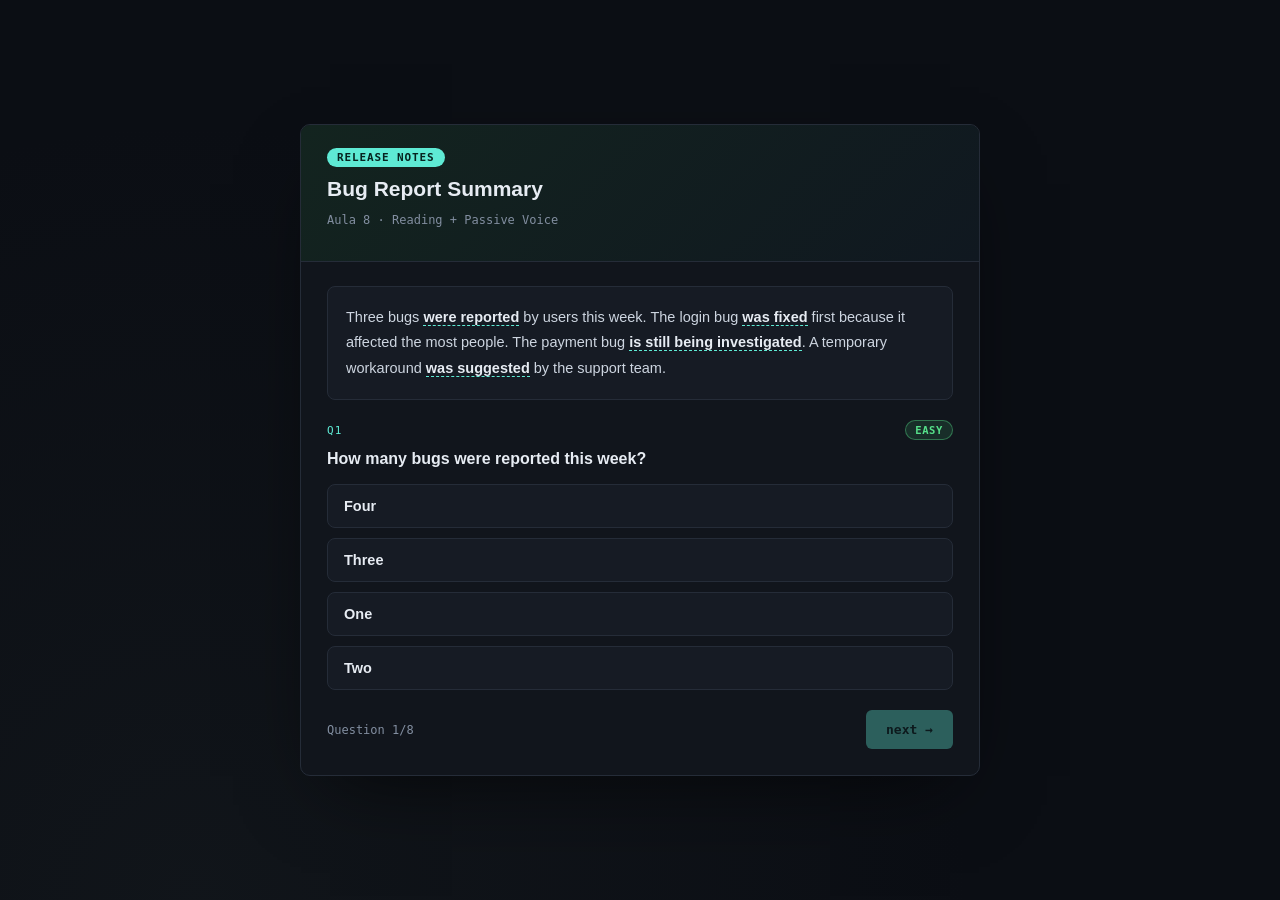
<file: assets/games/passive-quiz.html>
<!DOCTYPE html>
<html lang="pt-BR">
<head>
<meta charset="UTF-8">
<meta name="viewport" content="width=device-width, initial-scale=1.0">
<title>Release Notes Quiz</title>
<style>
  :root{
    --bg:#0b0e14;--panel:#11151c;--panel-2:#161b24;--border:#252c38;
    --text:#e7ecf3;--muted:#828ea0;--accent:#5eead4;--amber:#f5b349;
    --success:#56e08a;--error:#ff6b6b;
    --mono:'JetBrains Mono','Fira Code',ui-monospace,SFMono-Regular,Menlo,Consolas,monospace;
    --sans:-apple-system,'Segoe UI',Roboto,Helvetica,Arial,sans-serif;
  }
  *{box-sizing:border-box;}
  body{margin:0;min-height:100vh;background:radial-gradient(circle at 15% 100%, #1d242750 0%, transparent 55%), var(--bg);color:var(--text);font-family:var(--sans);display:flex;align-items:center;justify-content:center;padding:20px;}
  .card{width:100%;max-width:680px;background:var(--panel);border:1px solid var(--border);border-radius:10px;box-shadow:0 30px 80px -30px rgba(0,0,0,.7);overflow:hidden;}
  .release-header{background:linear-gradient(135deg,#13241f,#101820);border-bottom:1px solid var(--border);padding:22px 26px;}
  .release-tag{display:inline-block;font-family:var(--mono);font-size:11px;letter-spacing:.08em;color:#06231f;background:var(--accent);padding:3px 10px;border-radius:20px;margin-bottom:10px;font-weight:700;}
  h1{margin:0 0 4px;font-size:21px;font-weight:700;}
  .release-sub{font-family:var(--mono);font-size:12px;color:var(--muted);}
  .body{padding:24px 26px 26px;}
  .notes-box{background:var(--panel-2);border:1px solid var(--border);border-radius:8px;padding:18px 18px;margin-bottom:20px;font-size:14.5px;line-height:1.75;color:#cdd5e0;}
  .notes-box .changed{color:var(--text);font-weight:600;border-bottom:1px dashed var(--accent);}
  .badge-row{display:flex;justify-content:space-between;align-items:center;margin-bottom:10px;}
  .badge{font-family:var(--mono);font-size:10.5px;font-weight:700;letter-spacing:.06em;padding:3px 9px;border-radius:20px;text-transform:uppercase;}
  .badge.easy{background:rgba(86,224,138,.12);color:var(--success);border:1px solid rgba(86,224,138,.4);}
  .badge.medium{background:rgba(245,179,73,.12);color:var(--amber);border:1px solid rgba(245,179,73,.4);}
  .badge.hard{background:rgba(255,107,107,.12);color:var(--error);border:1px solid rgba(255,107,107,.4);}
  .qcard{display:none;}
  .qcard.active{display:block;}
  .eyebrow{font-family:var(--mono);font-size:11px;letter-spacing:.1em;text-transform:uppercase;color:var(--accent);margin:0 0 6px;}
  .qtext{font-size:16px;font-weight:600;margin:0 0 16px;}
  .option{display:block;width:100%;text-align:left;background:var(--panel-2);border:1px solid var(--border);color:var(--text);font-family:var(--sans);font-size:14.5px;padding:13px 16px;border-radius:8px;margin-bottom:10px;cursor:pointer;transition:border-color .15s ease, background .15s ease;}
  .option:hover{border-color:var(--accent);}
  .option.correct{border-color:var(--success);background:rgba(86,224,138,.1);color:var(--success);}
  .option.wrong{border-color:var(--error);background:rgba(255,107,107,.1);color:var(--error);}
  .option:disabled{cursor:default;}
  .explain{margin-top:14px;font-size:13.5px;color:var(--muted);border-left:3px solid var(--accent);padding-left:12px;display:none;}
  .explain.show{display:block;}
  .nav-row{display:flex;justify-content:space-between;align-items:center;margin-top:20px;}
  .progress{font-family:var(--mono);font-size:12px;color:var(--muted);}
  button{font-family:var(--mono);font-weight:600;font-size:13px;border:none;border-radius:6px;padding:12px 20px;cursor:pointer;}
  .btn-primary{background:var(--accent);color:#06231f;}
  .btn-primary:disabled{opacity:.35;cursor:not-allowed;}
  .end-screen{display:none;text-align:center;}
  .end-screen.show{display:block;}
  .score-big{font-family:var(--mono);font-size:46px;font-weight:700;color:var(--accent);margin:6px 0 2px;}
  .score-label{font-family:var(--mono);font-size:11px;color:var(--muted);letter-spacing:.1em;text-transform:uppercase;}
  .verdict{margin:16px 0 22px;font-size:14.5px;}
</style>
</head>
<body>

<div class="card">
  <div class="release-header">
    <span class="release-tag">RELEASE NOTES</span>
    <h1 id="passageTitle">App Update</h1>
    <p class="release-sub">Aula 8 · Reading + Passive Voice</p>
  </div>

  <div class="body" id="quizBody">
    <div class="notes-box" id="notesText"></div>
    <div id="questions"></div>
    <div class="nav-row">
      <span class="progress" id="progressLabel">Question 1/8</span>
      <button class="btn-primary" id="nextBtn" disabled>next →</button>
    </div>
  </div>

  <div class="body end-screen" id="endScreen">
    <p class="eyebrow">quiz complete</p>
    <p class="score-label">your score</p>
    <div class="score-big" id="finalScore">0/8</div>
    <p class="verdict" id="verdictText"></p>
    <button class="btn-primary" id="restartBtn">↻ new passages</button>
  </div>
</div>

<script>
// 5 passages x 4 questions = 20 questions total. Each playthrough draws 2 random passages (8 questions).
const passages = [
  {
    title: "App Update — Version 3.0",
    text: "Version 3.0 of the app was released last week. Several bugs were fixed, including the login error reported by many users. The dashboard was redesigned to be more intuitive, and a new dark mode feature was added. All user data is now encrypted before being stored. The update will be installed automatically on all devices.",
    highlight: ["was released","were fixed","was redesigned","was added","is now encrypted","being stored","will be installed"],
    questions: [
      { q:"What was fixed in this version?", options:["The dark mode feature","The login error","The database structure","The dashboard colors"], correct:1, difficulty:"easy", explain:"\"Several bugs were fixed, including the login error reported by many users.\"" },
      { q:"What new feature was added?", options:["A payment system","A chat feature","A dark mode feature","A search bar"], correct:2, difficulty:"easy", explain:"\"a new dark mode feature was added.\"" },
      { q:"How is user data protected now?", options:["It's deleted automatically","It's shared publicly","It's printed on paper","It's encrypted before being stored"], correct:3, difficulty:"medium", explain:"\"All user data is now encrypted before being stored.\" — Present Simple Passive." },
      { q:"Does the update need to be installed manually?", options:["Yes, the user must click install","No, it installs automatically","Only on weekends","Only if requested by email"], correct:1, difficulty:"hard", explain:"\"The update will be installed automatically on all devices.\" — Future Passive." }
    ]
  },
  {
    title: "Security Update",
    text: "A critical vulnerability was discovered in the payment system. It was patched within 24 hours. Two-factor authentication was added for all accounts. Old API keys were revoked, and new keys will be issued by the end of the week.",
    highlight: ["was discovered","was patched","was added","were revoked","will be issued"],
    questions: [
      { q:"What was discovered in the payment system?", options:["A new feature","A critical vulnerability","A design flaw","A slow server"], correct:1, difficulty:"easy", explain:"\"A critical vulnerability was discovered in the payment system.\"" },
      { q:"How quickly was the issue patched?", options:["Within 24 hours","Within a month","It wasn't patched","Within a year"], correct:0, difficulty:"medium", explain:"\"It was patched within 24 hours.\"" },
      { q:"What new security feature was added?", options:["Face recognition","Two-factor authentication","A new password rule","A captcha"], correct:1, difficulty:"easy", explain:"\"Two-factor authentication was added for all accounts.\"" },
      { q:"What will happen to old API keys?", options:["They were revoked and new ones will be issued","They will stay active forever","They were upgraded automatically","Nothing changes"], correct:0, difficulty:"hard", explain:"\"Old API keys were revoked, and new keys will be issued by the end of the week.\"" }
    ]
  },
  {
    title: "Mobile App Redesign",
    text: "The app icon was changed to a new design. The settings menu was reorganized for easier navigation. A search bar was added to the home screen. Performance issues were fixed, and load times were reduced by 40%.",
    highlight: ["was changed","was reorganized","was added","were fixed","were reduced"],
    questions: [
      { q:"What was changed in this redesign?", options:["The app name","The app icon","The company logo","The app price"], correct:1, difficulty:"easy", explain:"\"The app icon was changed to a new design.\"" },
      { q:"What was added to the home screen?", options:["A chat button","A search bar","A new menu","An ad banner"], correct:1, difficulty:"easy", explain:"\"A search bar was added to the home screen.\"" },
      { q:"What was reorganized for easier navigation?", options:["The settings menu","The home screen","The login page","The notifications"], correct:0, difficulty:"medium", explain:"\"The settings menu was reorganized for easier navigation.\"" },
      { q:"By how much were load times reduced?", options:["10%","25%","40%","100%"], correct:2, difficulty:"hard", explain:"\"load times were reduced by 40%.\"" }
    ]
  },
  {
    title: "Bug Report Summary",
    text: "Three bugs were reported by users this week. The login bug was fixed first because it affected the most people. The payment bug is still being investigated. A temporary workaround was suggested by the support team.",
    highlight: ["were reported","was fixed","is still being investigated","was suggested"],
    questions: [
      { q:"How many bugs were reported this week?", options:["One","Two","Three","Four"], correct:2, difficulty:"easy", explain:"\"Three bugs were reported by users this week.\"" },
      { q:"Why was the login bug fixed first?", options:["It was the easiest to fix","It affected the most people","It was reported first","It was the cheapest to fix"], correct:1, difficulty:"medium", explain:"\"The login bug was fixed first because it affected the most people.\"" },
      { q:"What is the status of the payment bug?", options:["It was fixed yesterday","It is still being investigated","It was ignored","It was closed without a fix"], correct:1, difficulty:"hard", explain:"\"The payment bug is still being investigated.\" — Passive Continuous." },
      { q:"What was suggested by the support team?", options:["A full refund","A temporary workaround","A new app version","A price discount"], correct:1, difficulty:"medium", explain:"\"A temporary workaround was suggested by the support team.\"" }
    ]
  },
  {
    title: "Server Migration",
    text: "The old servers were shut down last weekend. All data was backed up before the migration. The new servers were configured with better security. No downtime was reported during the process.",
    highlight: ["were shut down","was backed up","were configured","was reported"],
    questions: [
      { q:"What happened to the old servers?", options:["They were upgraded","They were shut down","They were sold","They were renamed"], correct:1, difficulty:"easy", explain:"\"The old servers were shut down last weekend.\"" },
      { q:"What was done before the migration?", options:["All data was backed up","All accounts were deleted","All passwords were reset","Nothing was done"], correct:0, difficulty:"easy", explain:"\"All data was backed up before the migration.\"" },
      { q:"How were the new servers configured?", options:["With a simpler design","With better security","With less storage","With an older system"], correct:1, difficulty:"medium", explain:"\"The new servers were configured with better security.\"" },
      { q:"Was any downtime reported during the process?", options:["Yes, two hours","Yes, a full day","No downtime was reported","Only on mobile devices"], correct:2, difficulty:"hard", explain:"\"No downtime was reported during the process.\"" }
    ]
  }
];

function shuffle(arr){
  const a = arr.slice();
  for(let k=a.length-1;k>0;k--){ const j=Math.floor(Math.random()*(k+1)); [a[k],a[j]]=[a[j],a[k]]; }
  return a;
}

let activeQuestions = []; // flattened {passageIndex, q...}
let current = 0, score = 0, answered = false;

const elNotesText = document.getElementById('notesText');
const elPassageTitle = document.getElementById('passageTitle');
const elQuestions = document.getElementById('questions');
const elProgress = document.getElementById('progressLabel');
const elNextBtn = document.getElementById('nextBtn');
const elQuizBody = document.getElementById('quizBody');
const elEnd = document.getElementById('endScreen');
const elFinalScore = document.getElementById('finalScore');
const elVerdict = document.getElementById('verdictText');

function buildSession(){
  const chosenPassages = shuffle(passages).slice(0, 2);
  let flat = [];
  chosenPassages.forEach((p)=>{
    p.questions.forEach(q=>{
      // shuffle options, recompute correct index
      const optionsWithFlag = q.options.map((opt,idx)=>({opt, isCorrect: idx===q.correct}));
      const shuffledOpts = shuffle(optionsWithFlag);
      flat.push({
        passage: p,
        q: q.q,
        options: shuffledOpts.map(o=>o.opt),
        correct: shuffledOpts.findIndex(o=>o.isCorrect),
        difficulty: q.difficulty,
        explain: q.explain
      });
    });
  });
  return shuffle(flat);
}

function renderPassageFor(item){
  elPassageTitle.textContent = item.passage.title;
  let html = item.passage.text;
  item.passage.highlight.forEach(h=>{
    html = html.replace(h, '<span class="changed">'+h+'</span>');
  });
  elNotesText.innerHTML = html;
}

function renderQuestion(){
  answered = false;
  elNextBtn.disabled = true;
  elProgress.textContent = 'Question '+(current+1)+'/'+activeQuestions.length;
  const item = activeQuestions[current];
  renderPassageFor(item);
  let html = '<div class="badge-row"><p class="eyebrow" style="margin:0;">Q'+(current+1)+'</p><span class="badge '+item.difficulty+'">'+item.difficulty+'</span></div>';
  html += '<p class="qtext">'+item.q+'</p>';
  item.options.forEach((opt,idx)=>{
    html += '<button class="option" data-idx="'+idx+'">'+opt+'</button>';
  });
  html += '<p class="explain" id="explainBox">'+item.explain+'</p>';
  elQuestions.innerHTML = html;

  document.querySelectorAll('.option').forEach(btn=>{
    btn.addEventListener('click', ()=>selectOption(btn, parseInt(btn.dataset.idx)));
  });
}

function selectOption(btn, idx){
  if(answered) return;
  answered = true;
  const item = activeQuestions[current];
  document.querySelectorAll('.option').forEach(b=>b.disabled=true);
  if(idx === item.correct){
    btn.classList.add('correct');
    score++;
  } else {
    btn.classList.add('wrong');
    document.querySelectorAll('.option')[item.correct].classList.add('correct');
  }
  document.getElementById('explainBox').classList.add('show');
  elNextBtn.disabled = false;
}

function nextQuestion(){
  current++;
  if(current >= activeQuestions.length){ showEnd(); } else { renderQuestion(); }
}

function showEnd(){
  elQuizBody.style.display = 'none';
  elEnd.classList.add('show');
  elFinalScore.textContent = score+'/'+activeQuestions.length;
  let msg = '';
  const pct = score/activeQuestions.length;
  if(pct === 1) msg = "Perfect reading! You found every detail in the passive voice release notes. 🎯";
  else if(pct >= 0.75) msg = "Almost perfect — great attention to detail.";
  else msg = "Good try — read the release notes again and look for the passive voice clues.";
  elVerdict.textContent = msg;
}

function restart(){
  activeQuestions = buildSession();
  current = 0; score = 0;
  elQuizBody.style.display = 'block';
  elEnd.classList.remove('show');
  renderQuestion();
}

elNextBtn.addEventListener('click', nextQuestion);
document.getElementById('restartBtn').addEventListener('click', restart);

restart();
</script>
</body>
</html>
</file>
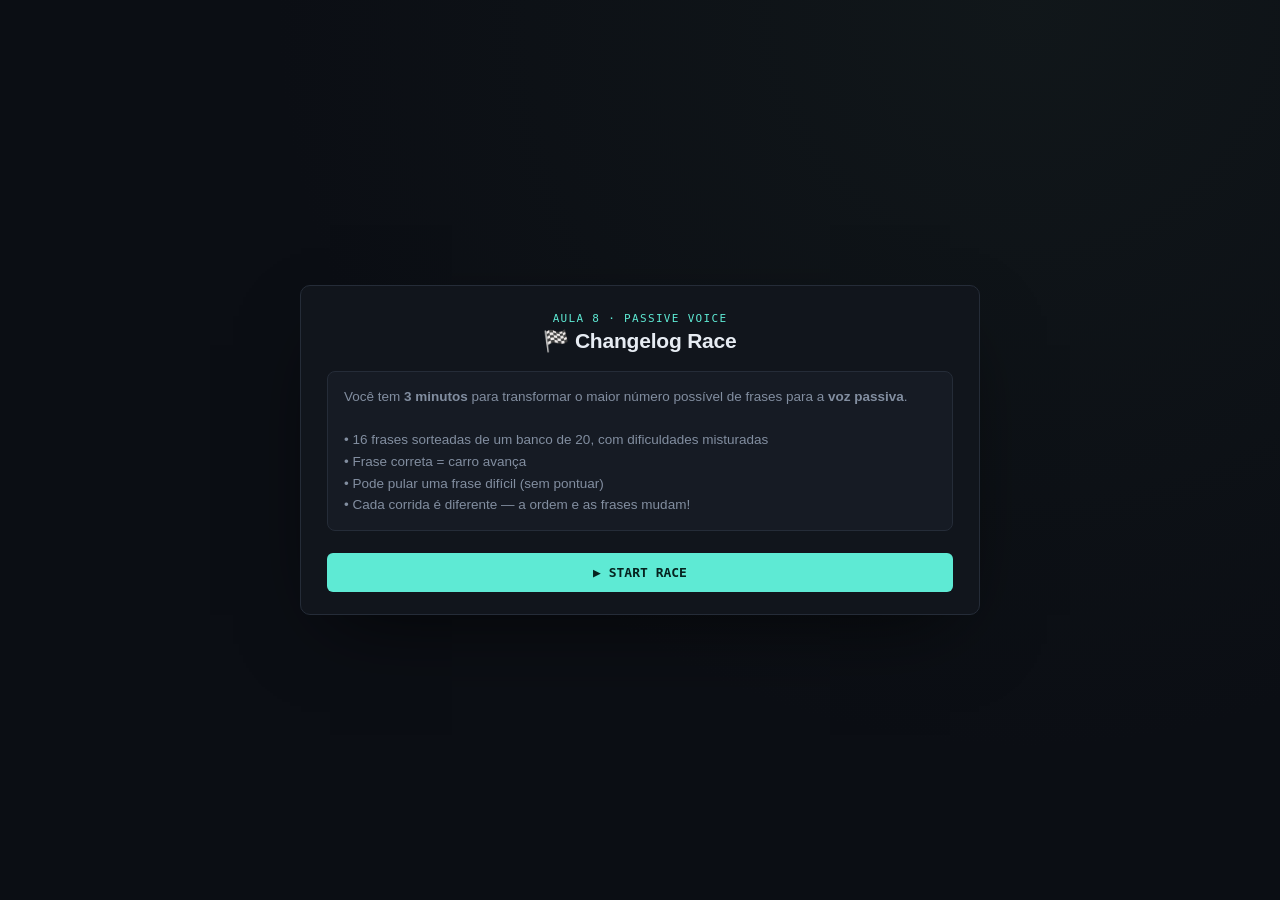
<file: assets/games/passive-race.html>
<!DOCTYPE html>
<html lang="pt-BR">
<head>
<meta charset="UTF-8">
<meta name="viewport" content="width=device-width, initial-scale=1.0">
<title>Changelog Race</title>
<style>
  :root{
    --bg:#0b0e14;--panel:#11151c;--panel-2:#161b24;--border:#252c38;
    --text:#e7ecf3;--muted:#828ea0;--accent:#5eead4;--amber:#f5b349;
    --success:#56e08a;--error:#ff6b6b;
    --mono:'JetBrains Mono','Fira Code',ui-monospace,SFMono-Regular,Menlo,Consolas,monospace;
    --sans:-apple-system,'Segoe UI',Roboto,Helvetica,Arial,sans-serif;
  }
  *{box-sizing:border-box;}
  body{
    margin:0;min-height:100vh;
    background:radial-gradient(circle at 80% 0%, #1d2a2750 0%, transparent 55%), var(--bg);
    color:var(--text);font-family:var(--sans);
    display:flex;align-items:center;justify-content:center;padding:20px;
  }
  .card{width:100%;max-width:680px;background:var(--panel);border:1px solid var(--border);border-radius:10px;box-shadow:0 30px 80px -30px rgba(0,0,0,.7);padding:26px 26px 22px;}
  .top-row{display:flex;justify-content:space-between;align-items:flex-start;margin-bottom:14px;}
  .eyebrow{font-family:var(--mono);font-size:11px;letter-spacing:.12em;text-transform:uppercase;color:var(--accent);margin:0 0 4px;}
  h1{margin:0;font-size:21px;font-weight:700;letter-spacing:-.01em;}
  .timer{font-family:var(--mono);font-size:26px;font-weight:700;color:var(--accent);padding:4px 12px;border:1px solid var(--border);border-radius:8px;background:var(--panel-2);}
  .timer.urgent{color:var(--error);border-color:var(--error);animation:pulse 1s infinite;}
  @keyframes pulse{50%{opacity:.55;}}
  .track-wrap{margin-bottom:16px;}
  .track{position:relative;height:34px;background:var(--panel-2);border:1px solid var(--border);border-radius:17px;overflow:hidden;}
  .track-fill{position:absolute;left:0;top:0;bottom:0;width:0%;background:linear-gradient(90deg,#1d3b38,var(--accent));transition:width .4s ease;}
  .car{position:absolute;top:50%;left:0%;transform:translate(-50%,-50%);font-size:20px;transition:left .4s ease;}
  .flag{position:absolute;right:6px;top:50%;transform:translateY(-50%);font-size:16px;opacity:.6;}
  .track-labels{display:flex;justify-content:space-between;font-family:var(--mono);font-size:11px;color:var(--muted);margin-top:6px;}
  .stat-row{display:flex;gap:16px;flex-wrap:wrap;font-family:var(--mono);font-size:12.5px;color:var(--muted);margin-bottom:14px;}
  .stat-row .hi{color:var(--text);font-weight:600;}
  .badge-row{display:flex;justify-content:flex-end;margin-bottom:8px;}
  .badge{font-family:var(--mono);font-size:10.5px;font-weight:700;letter-spacing:.06em;padding:3px 9px;border-radius:20px;text-transform:uppercase;}
  .badge.easy{background:rgba(86,224,138,.12);color:var(--success);border:1px solid rgba(86,224,138,.4);}
  .badge.medium{background:rgba(245,179,73,.12);color:var(--amber);border:1px solid rgba(245,179,73,.4);}
  .badge.hard{background:rgba(255,107,107,.12);color:var(--error);border:1px solid rgba(255,107,107,.4);}
  .prompt-line{font-family:var(--mono);font-size:13px;color:var(--muted);margin-bottom:8px;}
  .prompt-line .tag{color:var(--amber);}
  .active-box{background:var(--panel-2);border:1px solid var(--border);border-left:3px solid var(--amber);border-radius:6px;padding:14px 16px;font-family:var(--mono);font-size:15px;line-height:1.5;margin-bottom:18px;min-height:48px;}
  .input-row{display:flex;gap:10px;margin-bottom:14px;}
  input[type=text]{flex:1;background:var(--panel-2);border:1px solid var(--border);color:var(--text);font-family:var(--mono);font-size:15px;padding:12px 14px;border-radius:6px;outline:none;}
  input[type=text]:focus{border-color:var(--accent);box-shadow:0 0 0 3px rgba(94,234,212,.15);}
  button{font-family:var(--mono);font-weight:600;font-size:13px;border:none;border-radius:6px;padding:12px 18px;cursor:pointer;transition:transform .12s ease, opacity .12s ease;}
  button:active{transform:scale(.97);}
  .btn-primary{background:var(--accent);color:#06231f;}
  .btn-primary:hover{opacity:.9;}
  .btn-ghost{background:transparent;color:var(--muted);border:1px solid var(--border);}
  .btn-ghost:hover{color:var(--text);border-color:var(--accent);}
  .row-buttons{display:flex;gap:10px;}
  .row-buttons .btn-primary{flex:2;}
  .row-buttons .btn-ghost{flex:1;}
  .feedback{margin-top:14px;border-radius:6px;padding:12px 14px;font-size:13.5px;line-height:1.5;display:none;}
  .feedback.show{display:block;}
  .feedback.correct{background:rgba(86,224,138,.08);border:1px solid rgba(86,224,138,.35);color:var(--success);}
  .feedback.wrong{background:rgba(255,107,107,.08);border:1px solid rgba(255,107,107,.35);color:var(--error);}
  .feedback .answer{font-family:var(--mono);color:var(--text);display:block;margin-top:4px;}
  .start-screen, .end-screen{display:none;text-align:center;}
  .start-screen.show, .end-screen.show{display:block;}
  .score-big{font-family:var(--mono);font-size:46px;font-weight:700;color:var(--accent);margin:6px 0 2px;}
  .score-label{font-family:var(--mono);font-size:11px;color:var(--muted);letter-spacing:.1em;text-transform:uppercase;}
  .verdict{margin:16px 0 22px;font-size:14.5px;}
  .rules{text-align:left;font-size:13.5px;color:var(--muted);background:var(--panel-2);border:1px solid var(--border);border-radius:8px;padding:14px 16px;margin:18px 0 22px;line-height:1.6;}
  @media (prefers-reduced-motion: reduce){.track-fill,.car{transition:none;}.timer.urgent{animation:none;}}
</style>
</head>
<body>

<div class="card">

  <div class="start-screen show" id="startScreen">
    <p class="eyebrow">Aula 8 · Passive Voice</p>
    <h1 style="margin-bottom:14px;">🏁 Changelog Race</h1>
    <div class="rules">
      Você tem <strong>3 minutos</strong> para transformar o maior número possível de frases para a <strong>voz passiva</strong>.<br><br>
      • 16 frases sorteadas de um banco de 20, com dificuldades misturadas<br>
      • Frase correta = carro avança<br>
      • Pode pular uma frase difícil (sem pontuar)<br>
      • Cada corrida é diferente — a ordem e as frases mudam!
    </div>
    <button class="btn-primary" id="startBtn" style="width:100%;">▶ START RACE</button>
  </div>

  <div id="game" style="display:none;">
    <div class="top-row">
      <div>
        <p class="eyebrow">Changelog Race</p>
        <h1>Active → Passive</h1>
      </div>
      <div class="timer" id="timer">3:00</div>
    </div>

    <div class="track-wrap">
      <div class="track">
        <div class="track-fill" id="trackFill"></div>
        <div class="car" id="car">🏎️</div>
        <div class="flag">🏁</div>
      </div>
      <div class="track-labels"><span>START</span><span>FINISH</span></div>
    </div>

    <div class="stat-row">
      <span>Sentence <span class="hi" id="qIndex">1</span>/<span id="qTotalLabel">16</span></span>
      <span>Correct: <span class="hi" id="scoreLabel">0</span></span>
      <span>Skipped: <span class="hi" id="skipLabel">0</span></span>
    </div>
    <div class="badge-row"><span class="badge" id="diffBadge">easy</span></div>

    <div class="prompt-line"><span class="tag">$</span> active voice:</div>
    <div class="active-box" id="activeSentence"></div>

    <div class="input-row">
      <input type="text" id="answerInput" placeholder="type the passive version..." autocomplete="off" />
    </div>

    <div class="row-buttons">
      <button class="btn-primary" id="checkBtn">RUN ▶ check</button>
      <button class="btn-ghost" id="skipBtn">skip →</button>
    </div>

    <div class="feedback" id="feedback"></div>
  </div>

  <div class="end-screen" id="endScreen">
    <p class="eyebrow" id="endEyebrow">race finished</p>
    <p class="score-label">your result</p>
    <div class="score-big" id="finalScore">0/16</div>
    <p class="verdict" id="verdictText"></p>
    <button class="btn-primary" id="restartBtn" style="width:100%;">↻ race again (new mix)</button>
  </div>

</div>

<script>
const pool = [
  // EASY
  { active:"The team launched a new version.", accepted:["a new version was launched","a new version was launched by the team"], difficulty:"easy" },
  { active:"Developers fixed the login error.", accepted:["the login error was fixed","the login error was fixed by developers"], difficulty:"easy" },
  { active:"The designer improved the interface.", accepted:["the interface was improved","the interface was improved by the designer"], difficulty:"easy" },
  { active:"The QA team tested all features.", accepted:["all features were tested","all features were tested by the qa team"], difficulty:"easy" },
  { active:"The company removed the old database.", accepted:["the old database was removed","the old database was removed by the company"], difficulty:"easy" },
  { active:"The support team solved the ticket.", accepted:["the ticket was solved","the ticket was solved by the support team"], difficulty:"easy" },
  { active:"The manager approved the new design.", accepted:["the new design was approved","the new design was approved by the manager"], difficulty:"easy" },
  // MEDIUM
  { active:"Engineers deployed the update on Friday.", accepted:["the update was deployed on friday","the update was deployed on friday by engineers"], difficulty:"medium" },
  { active:"The team must review this code today.", accepted:["this code must be reviewed today","this code must be reviewed today by the team"], difficulty:"medium" },
  { active:"We will release the app next week.", accepted:["the app will be released next week","the app will be released next week by us"], difficulty:"medium" },
  { active:"The admin can reset the password.", accepted:["the password can be reset","the password can be reset by the admin"], difficulty:"medium" },
  { active:"Users should report bugs immediately.", accepted:["bugs should be reported immediately","bugs should be reported immediately by users"], difficulty:"medium" },
  { active:"The company didn't update the server.", accepted:["the server wasn't updated","the server was not updated","the server wasn't updated by the company"], difficulty:"medium" },
  { active:"Will the team finish the project today?", accepted:["will the project be finished today"], difficulty:"medium" },
  // HARD
  { active:"The developers have fixed the security issue.", accepted:["the security issue has been fixed","the security issue has been fixed by the developers"], difficulty:"hard" },
  { active:"Someone broke the build last night.", accepted:["the build was broken last night","the build was broken last night by someone"], difficulty:"hard" },
  { active:"The team has not deployed the new feature yet.", accepted:["the new feature has not been deployed yet","the new feature hasn't been deployed yet"], difficulty:"hard" },
  { active:"The committee chose the winning project.", accepted:["the winning project was chosen","the winning project was chosen by the committee"], difficulty:"hard" },
  { active:"Hackers stole sensitive data from the server.", accepted:["sensitive data was stolen from the server","sensitive data was stolen from the server by hackers"], difficulty:"hard" },
  { active:"The company has built three new products this year.", accepted:["three new products have been built this year","three new products have been built this year by the company"], difficulty:"hard" }
];

const SET_SIZE_COUNTS = { easy:7, medium:6, hard:3 };
const TOTAL_TIME = 180;
let order = [], i = 0, score = 0, skipped = 0, timeLeft = TOTAL_TIME, timerId = null, finished = false;

function normalize(s){ return s.toLowerCase().replace(/[.!?]+$/,'').replace(/\s+/g,' ').trim(); }
function shuffle(arr){
  const a = arr.slice();
  for(let k=a.length-1;k>0;k--){ const j=Math.floor(Math.random()*(k+1)); [a[k],a[j]]=[a[j],a[k]]; }
  return a;
}
function drawMixedSet(){
  const buckets = { easy:[], medium:[], hard:[] };
  pool.forEach(item => buckets[item.difficulty].push(item));
  let result = [];
  Object.keys(SET_SIZE_COUNTS).forEach(diff=>{
    result = result.concat(shuffle(buckets[diff]).slice(0, SET_SIZE_COUNTS[diff]));
  });
  return shuffle(result);
}

const elStart = document.getElementById('startScreen');
const elGame = document.getElementById('game');
const elEnd = document.getElementById('endScreen');
const elTimer = document.getElementById('timer');
const elTrackFill = document.getElementById('trackFill');
const elCar = document.getElementById('car');
const elQIndex = document.getElementById('qIndex');
const elQTotalLabel = document.getElementById('qTotalLabel');
const elScoreLabel = document.getElementById('scoreLabel');
const elSkipLabel = document.getElementById('skipLabel');
const elActive = document.getElementById('activeSentence');
const elInput = document.getElementById('answerInput');
const elFeedback = document.getElementById('feedback');
const elFinalScore = document.getElementById('finalScore');
const elVerdict = document.getElementById('verdictText');
const elEndEyebrow = document.getElementById('endEyebrow');
const elDiffBadge = document.getElementById('diffBadge');

function formatTime(t){ const m=Math.floor(t/60), s=t%60; return m+':'+String(s).padStart(2,'0'); }

function updateTrack(){
  const pct = Math.min(100, (i/order.length)*100);
  elTrackFill.style.width = pct+'%';
  elCar.style.left = pct+'%';
}

function loadQuestion(){
  elInput.value = '';
  elInput.disabled = false;
  elFeedback.className = 'feedback';
  elFeedback.innerHTML = '';
  elQIndex.textContent = Math.min(i+1, order.length);
  elQTotalLabel.textContent = order.length;
  elScoreLabel.textContent = score;
  elSkipLabel.textContent = skipped;
  elActive.textContent = order[i].active;
  elDiffBadge.textContent = order[i].difficulty;
  elDiffBadge.className = 'badge '+order[i].difficulty;
  updateTrack();
  elInput.focus();
}

function answerHandler(isSkip){
  if(finished) return;
  if(isSkip){ skipped++; }
  else {
    const val = elInput.value.trim();
    if(!val) return;
    const correct = order[i].accepted.some(a => normalize(a) === normalize(val));
    if(correct){
      score++;
      elFeedback.className = 'feedback correct show';
      elFeedback.innerHTML = '✓ Correct!';
    } else {
      elFeedback.className = 'feedback wrong show';
      elFeedback.innerHTML = '✗ Expected:<span class="answer">'+order[i].accepted[0]+'</span>';
    }
  }
  i++;
  elScoreLabel.textContent = score;
  elSkipLabel.textContent = skipped;
  if(i >= order.length){
    setTimeout(()=>endRace('finished'), isSkip ? 0 : 500);
  } else {
    setTimeout(loadQuestion, isSkip ? 0 : 500);
  }
}

function tick(){
  timeLeft--;
  elTimer.textContent = formatTime(timeLeft);
  if(timeLeft <= 30) elTimer.classList.add('urgent');
  if(timeLeft <= 0){ endRace('timeout'); }
}

function endRace(reason){
  if(finished) return;
  finished = true;
  clearInterval(timerId);
  elGame.style.display = 'none';
  elEnd.classList.add('show');
  elFinalScore.textContent = score+'/'+order.length;
  elEndEyebrow.textContent = reason === 'timeout' ? "time's up!" : 'race finished';
  let msg = '';
  const pct = score/order.length;
  if(pct === 1) msg = "Perfect race! All sentences correct. You could ship this changelog today. 🚀";
  else if(pct >= 0.7) msg = "Great speed and accuracy! Review the ones you missed and you're set.";
  else if(pct >= 0.4) msg = "Good pace — a bit more practice with was/were + participle and you'll fly.";
  else msg = "Tough race. Try again, focus on the structure: subject + was/were + participle.";
  elVerdict.textContent = msg;
}

function startRace(){
  order = drawMixedSet();
  i = 0; score = 0; skipped = 0; timeLeft = TOTAL_TIME; finished = false;
  elStart.classList.remove('show');
  elEnd.classList.remove('show');
  elGame.style.display = 'block';
  elTimer.classList.remove('urgent');
  elTimer.textContent = formatTime(timeLeft);
  loadQuestion();
  clearInterval(timerId);
  timerId = setInterval(tick, 1000);
}

document.getElementById('startBtn').addEventListener('click', startRace);
document.getElementById('checkBtn').addEventListener('click', ()=>answerHandler(false));
document.getElementById('skipBtn').addEventListener('click', ()=>answerHandler(true));
document.getElementById('restartBtn').addEventListener('click', startRace);
elInput.addEventListener('keydown', e => { if(e.key === 'Enter') answerHandler(false); });
</script>
</body>
</html>
</file>
<file: assets/styles/portal.css>
/* ══════════════════════════════════════════
   PORTAL — shared by index.html & english/
══════════════════════════════════════════ */

:root {
  --bg:        #0e0e12;
  --surface:   #17171e;
  --surface2:  #1f1f28;
  --border:    #2a2a36;
  --text:      #f0f0f5;
  --muted:     #7a7a8c;
  --radius:    16px;
  --font-head: 'Syne', sans-serif;
  --font-body: 'DM Sans', sans-serif;
  /* track colours */
  --clr-en:   #00d4aa;
  --clr-js:   #ffd166;
  --clr-vtb:  #7c6ffd;
  --clr-vt:   #00d4aa;
}

*, *::before, *::after { box-sizing: border-box; margin: 0; padding: 0; }

body {
  font-family: var(--font-body);
  background: var(--bg);
  color: var(--text);
  min-height: 100vh;
  display: flex;
  flex-direction: column;
  align-items: center;
  justify-content: center;
  padding: 48px 20px;
}

a { text-decoration: none; color: inherit; }

/* ── HEADER ─────────────────────────────── */
.portal-header {
  text-align: center;
  margin-bottom: 48px;
}

.portal-logo {
  font-family: var(--font-head);
  font-size: 2.6rem;
  font-weight: 900;
  letter-spacing: -0.03em;
  background: linear-gradient(135deg, var(--clr-en), var(--clr-vtb));
  -webkit-background-clip: text;
  -webkit-text-fill-color: transparent;
}

.portal-tagline {
  margin-top: 8px;
  color: var(--muted);
  font-size: 0.95rem;
}

.portal-back {
  display: inline-flex;
  align-items: center;
  gap: 6px;
  font-family: var(--font-head);
  font-weight: 700;
  font-size: 0.82rem;
  color: var(--muted);
  border: 1.5px solid var(--border);
  border-radius: 50px;
  padding: 6px 16px;
  margin-bottom: 20px;
  transition: border-color 0.2s, color 0.2s;
}
.portal-back:hover { border-color: var(--clr-en); color: var(--clr-en); }

/* ── GRID ────────────────────────────────── */
.track-grid {
  display: flex;
  gap: 20px;
  flex-wrap: wrap;
  justify-content: center;
  width: 100%;
  max-width: 820px;
}

/* ── CARD ────────────────────────────────── */
.track-card {
  flex: 1 1 340px;
  max-width: 390px;
  background: var(--surface);
  border: 1.5px solid var(--border);
  border-radius: var(--radius);
  padding: 32px 28px;
  display: flex;
  flex-direction: column;
  gap: 14px;
  position: relative;
  transition: transform 0.2s, border-color 0.2s, box-shadow 0.2s;
}

/* active */
.track-card.active {
  cursor: pointer;
}
.track-card.active:hover {
  transform: translateY(-4px);
}

/* disabled */
.track-card.disabled {
  opacity: 0.42;
  cursor: not-allowed;
  filter: grayscale(0.25);
}

/* colour accent per track */
.track-card[data-color="en"]  { border-top: 3px solid var(--clr-en); }
.track-card[data-color="js"]  { border-top: 3px solid var(--clr-js); }
.track-card[data-color="vtb"] { border-top: 3px solid var(--clr-vtb); }
.track-card[data-color="vt"]  { border-top: 3px solid var(--clr-vt); }

.track-card.active[data-color="en"]:hover  { border-color: var(--clr-en);  box-shadow: 0 14px 40px rgba(0,212,170,.1); }
.track-card.active[data-color="vtb"]:hover { border-color: var(--clr-vtb); box-shadow: 0 14px 40px rgba(124,111,253,.1); }
.track-card.active[data-color="vt"]:hover  { border-color: var(--clr-vt);  box-shadow: 0 14px 40px rgba(0,212,170,.1); }

/* card internals */
.track-icon { font-size: 2.4rem; line-height: 1; }

.track-body { flex: 1; display: flex; flex-direction: column; gap: 8px; }

.track-name {
  font-family: var(--font-head);
  font-size: 1.5rem;
  font-weight: 800;
  letter-spacing: -0.01em;
}

.track-desc {
  color: var(--muted);
  font-size: 0.88rem;
  line-height: 1.55;
}

/* pill list */
.track-pills {
  display: flex;
  flex-wrap: wrap;
  gap: 6px;
  margin-top: 4px;
}
.track-pill {
  background: var(--surface2);
  border: 1px solid var(--border);
  border-radius: 50px;
  padding: 3px 10px;
  font-size: 0.73rem;
  font-weight: 600;
  color: var(--muted);
  font-family: var(--font-head);
}

/* status badge */
.track-badge {
  display: inline-block;
  padding: 3px 10px;
  border-radius: 50px;
  font-size: 0.7rem;
  font-weight: 700;
  letter-spacing: 0.06em;
  text-transform: uppercase;
  width: fit-content;
  margin-top: 2px;
}
.track-badge.available {
  background: rgba(0,212,170,.1);
  color: var(--clr-en);
}
.track-badge.available.purple {
  background: rgba(124,111,253,.12);
  color: var(--clr-vtb);
}
.track-badge.wip {
  background: rgba(255,209,102,.1);
  color: var(--clr-js);
}

/* arrow */
.track-arrow {
  font-size: 1.3rem;
  font-weight: 700;
  align-self: flex-end;
  transition: transform 0.2s;
}
.track-arrow.en  { color: var(--clr-en); }
.track-arrow.vtb { color: var(--clr-vtb); }
.track-arrow.vt  { color: var(--clr-vt); }
.track-arrow.muted { color: var(--muted); }
.track-card.active:hover .track-arrow { transform: translateX(4px); }

/* ── FOOTER ──────────────────────────────── */
.portal-footer {
  margin-top: 56px;
  color: var(--muted);
  font-size: 0.78rem;
}

/* ── RESPONSIVE ──────────────────────────── */
@media (max-width: 500px) {
  .track-card { padding: 24px 20px; }
  .portal-logo { font-size: 2rem; }
}

/* JS card hover */
.track-card.active[data-color="js"]:hover {
  border-color: var(--clr-js);
  box-shadow: 0 14px 40px rgba(255,209,102,.1);
}
</file>
<file: verb-tenses/assets/styles/main.css>
@import 'hangman.css';
@import 'index.css';
@import 'modal.css';
</file>
<file: verb-tenses/assets/styles/pm-chat-simulator.css>
/* ══════════════════════════════════════════════════
   PM CHAT SIMULATOR
══════════════════════════════════════════════════ */

/* ── TOPIC SELECT ── */
.pm-topic-select {
  max-width: 900px;
}

.pm-topic-intro {
  color: var(--muted);
  font-size: 0.92rem;
  line-height: 1.6;
  margin: 0 0 22px;
  max-width: 640px;
}

.pm-topic-grid {
  display: grid;
  grid-template-columns: repeat(2, 1fr);
  gap: 18px;
}

.pm-topic-card {
  background: var(--surface);
  border: 1.5px solid var(--border);
  border-radius: var(--radius);
  padding: 26px 24px;
  cursor: pointer;
  text-align: left;
  transition: border-color 0.15s ease, transform 0.15s ease, box-shadow 0.15s ease;
}

.pm-topic-card:hover {
  border-color: var(--topic-accent, var(--accent-cont));
  transform: translateY(-3px);
  box-shadow: 0 16px 40px -20px rgba(0,0,0,0.45);
}

.pm-topic-icon {
  font-size: 2rem;
  margin-bottom: 12px;
}

.pm-topic-title {
  font-family: 'Syne', sans-serif;
  font-weight: 800;
  font-size: 1.15rem;
  color: var(--text);
  margin-bottom: 6px;
}

.pm-topic-desc {
  color: var(--muted);
  font-size: 0.86rem;
  line-height: 1.55;
  margin-bottom: 12px;
}

.pm-topic-meta {
  font-size: 0.72rem;
  color: var(--muted);
  text-transform: uppercase;
  letter-spacing: 0.04em;
  margin-bottom: 14px;
  opacity: 0.85;
}

.pm-topic-tags {
  display: flex;
  flex-wrap: wrap;
  gap: 6px;
}

.pm-topic-pill {
  color: var(--topic-accent, var(--accent-present));
}

.pm-change-topic {
  background: transparent;
  border: none;
  color: var(--muted);
  font-family: 'Syne', sans-serif;
  font-weight: 700;
  font-size: 0.8rem;
  cursor: pointer;
  padding: 0;
  margin-bottom: 18px;
  transition: color 0.15s;
}

.pm-change-topic:hover {
  color: var(--accent-present);
}

/* ── DIFFICULTY BADGE ── */
.pm-diff-badge {
  font-family: 'Syne', sans-serif;
  font-size: 0.65rem;
  font-weight: 800;
  letter-spacing: 0.06em;
  text-transform: uppercase;
  padding: 3px 9px;
  border-radius: 20px;
  white-space: nowrap;
}

.pm-diff-badge.easy {
  background: rgba(86, 224, 138, 0.12);
  color: #56e08a;
  border: 1px solid rgba(86, 224, 138, 0.4);
}

.pm-diff-badge.medium {
  background: rgba(245, 179, 73, 0.12);
  color: #f5b349;
  border: 1px solid rgba(245, 179, 73, 0.4);
}

.pm-diff-badge.hard {
  background: rgba(255, 107, 107, 0.12);
  color: #ff6b6b;
  border: 1px solid rgba(255, 107, 107, 0.4);
}

.pm-header-right {
  margin-left: auto;
  display: flex;
  flex-direction: column;
  align-items: flex-end;
  gap: 5px;
}

/* ── INTRO ── */
.pm-intro-screen {
  max-width: 820px;
}

.pm-intro-card {
  background: var(--surface);
  border: 1.5px solid var(--border);
  border-radius: var(--radius);
  padding: 36px;
}

.pm-intro-header {
  display: flex;
  gap: 40px;
  align-items: flex-start;
  margin-bottom: 28px;
  flex-wrap: wrap;
}

/* Phone mockup */
.pm-phone-frame {
  width: 180px;
  flex-shrink: 0;
  background: #111118;
  border-radius: 28px;
  border: 2px solid #2a2a36;
  padding: 14px 10px;
  box-shadow: 0 20px 50px rgba(0,0,0,0.5);
}

.pm-phone-notch {
  width: 60px;
  height: 8px;
  background: #2a2a36;
  border-radius: 4px;
  margin: 0 auto 12px;
}

.pm-phone-screen {
  background: #0e0e12;
  border-radius: 16px;
  padding: 10px 8px;
  min-height: 200px;
  display: flex;
  flex-direction: column;
  gap: 6px;
}

.pm-chat-preview {
  display: flex;
  flex-direction: column;
  gap: 8px;
}

.pm-chat-preview .pm-bubble {
  font-size: 0.7rem;
  padding: 7px 10px;
  line-height: 1.4;
  animation: none;
}

.pm-intro-text {
  flex: 1;
  min-width: 260px;
}

.pm-intro-title {
  font-family: 'Syne', sans-serif;
  font-weight: 900;
  font-size: 1.5rem;
  color: var(--text);
  margin: 0 0 10px;
  line-height: 1.25;
}

.pm-intro-sub {
  color: var(--muted);
  font-size: 0.9rem;
  line-height: 1.6;
  margin-bottom: 16px;
}

.pm-intro-sub strong {
  color: var(--text);
}

.pm-intro-modals {
  display: flex;
  flex-wrap: wrap;
  gap: 6px;
}

.pm-modal-pill {
  background: var(--surface2);
  border: 1px solid var(--border);
  border-radius: 20px;
  padding: 4px 12px;
  font-family: 'Syne', sans-serif;
  font-weight: 700;
  font-size: 0.78rem;
  color: var(--accent-present);
}

/* Phase chips row */
.pm-intro-phases {
  display: flex;
  flex-wrap: wrap;
  gap: 8px;
  margin-bottom: 16px;
  padding-top: 20px;
  border-top: 1px solid var(--border);
}

.pm-phase-chip {
  display: flex;
  align-items: center;
  gap: 8px;
  background: var(--surface2);
  border: 1px solid var(--border);
  border-radius: 10px;
  padding: 7px 14px;
  font-size: 0.82rem;
  color: var(--muted);
}

.pm-phase-num {
  width: 20px;
  height: 20px;
  background: var(--accent-cont);
  border-radius: 50%;
  display: flex;
  align-items: center;
  justify-content: center;
  font-family: 'Syne', sans-serif;
  font-weight: 800;
  font-size: 0.7rem;
  color: #fff;
  flex-shrink: 0;
}

/* Start button */
.pm-start-btn {
  background: var(--accent-present);
  color: #000;
  font-family: 'Syne', sans-serif;
  font-weight: 800;
  font-size: 1rem;
  padding: 14px 36px;
  border-radius: 50px;
  border: none;
  cursor: pointer;
  transition: opacity 0.15s, transform 0.15s;
}

.pm-start-btn:hover {
  opacity: 0.88;
  transform: scale(1.03);
}

.pm-outline-btn {
  background: transparent;
  color: var(--text);
  font-family: 'Syne', sans-serif;
  font-weight: 700;
  font-size: 0.95rem;
  padding: 14px 28px;
  border-radius: 50px;
  border: 1.5px solid var(--border);
  cursor: pointer;
  transition: border-color 0.15s;
}

.pm-outline-btn:hover {
  border-color: var(--accent-present);
  color: var(--accent-present);
}

/* ── GAME LAYOUT ── */
.pm-game-layout {
  display: grid;
  grid-template-columns: 420px 1fr;
  gap: 24px;
  max-width: 1000px;
  align-items: start;
}

/* ── CHAT PANEL ── */
.pm-chat-panel {
  background: var(--surface);
  border: 1.5px solid var(--border);
  border-radius: var(--radius);
  overflow: hidden;
  display: flex;
  flex-direction: column;
}

.pm-chat-header {
  display: flex;
  align-items: center;
  gap: 12px;
  padding: 16px 20px;
  border-bottom: 1px solid var(--border);
  background: var(--surface2);
}

.pm-avatar {
  width: 44px;
  height: 44px;
  border-radius: 50%;
  border: 2px solid;
  display: flex;
  align-items: center;
  justify-content: center;
  font-family: 'Syne', sans-serif;
  font-weight: 800;
  font-size: 0.85rem;
  flex-shrink: 0;
}

.pm-contact-name {
  font-family: 'Syne', sans-serif;
  font-weight: 800;
  font-size: 0.95rem;
  color: var(--text);
}

.pm-contact-role {
  font-size: 0.75rem;
  color: var(--muted);
  display: flex;
  align-items: center;
  gap: 6px;
}

.pm-online-dot {
  width: 7px;
  height: 7px;
  border-radius: 50%;
  background: #22c55e;
  display: inline-block;
  animation: pulse-dot 2s infinite;
}

@keyframes pulse-dot {
  0%, 100% { opacity: 1; }
  50% { opacity: 0.4; }
}

.pm-phase-badge {
  background: var(--surface);
  border: 1px solid var(--border);
  border-radius: 8px;
  padding: 4px 10px;
  font-size: 0.7rem;
  font-family: 'Syne', sans-serif;
  font-weight: 700;
  color: var(--muted);
  text-align: right;
  white-space: nowrap;
}

/* Progress bar */
.pm-progress-track {
  height: 3px;
  background: var(--border);
  position: relative;
}

.pm-progress-fill {
  height: 100%;
  background: var(--accent-present);
  transition: width 0.6s ease;
}

.pm-progress-label {
  display: none; /* hidden - just the bar */
}

/* Messages area */
.pm-messages {
  flex: 1;
  padding: 16px;
  display: flex;
  flex-direction: column;
  gap: 8px;
  min-height: 280px;
  max-height: 360px;
  overflow-y: auto;
  scrollbar-width: thin;
  scrollbar-color: var(--border) transparent;
}

.pm-day-divider {
  text-align: center;
  font-size: 0.7rem;
  font-family: 'Syne', sans-serif;
  font-weight: 700;
  color: var(--muted);
  text-transform: uppercase;
  letter-spacing: 0.1em;
  padding: 4px 12px;
  background: var(--surface2);
  border-radius: 20px;
  align-self: center;
  margin-bottom: 4px;
}

.pm-bubble-row {
  display: flex;
  gap: 8px;
  align-items: flex-end;
  max-width: 92%;
}

.pm-row-in { align-self: flex-start; }
.pm-row-out { align-self: flex-end; flex-direction: row-reverse; }

.pm-avatar-sm {
  width: 28px;
  height: 28px;
  border-radius: 50%;
  display: flex;
  align-items: center;
  justify-content: center;
  font-family: 'Syne', sans-serif;
  font-weight: 800;
  font-size: 0.65rem;
  flex-shrink: 0;
}

.pm-bubble {
  border-radius: 18px;
  padding: 10px 14px;
  font-size: 0.88rem;
  line-height: 1.5;
  max-width: 280px;
}

.pm-bubble-in {
  background: var(--surface2);
  border: 1px solid var(--border);
  border-bottom-left-radius: 4px;
  color: var(--text);
}

.pm-bubble-out {
  background: var(--accent-cont);
  color: #fff;
  border-bottom-right-radius: 4px;
}

/* Typing dots */
.pm-typing {
  display: flex;
  align-items: center;
  gap: 8px;
  padding: 8px 16px 12px;
}

.pm-typing-dots {
  background: var(--surface2);
  border: 1px solid var(--border);
  border-radius: 18px;
  border-bottom-left-radius: 4px;
  padding: 10px 16px;
  display: flex;
  gap: 4px;
  align-items: center;
}

.pm-typing-dots span {
  width: 6px;
  height: 6px;
  border-radius: 50%;
  background: var(--muted);
  animation: typing-bounce 1.2s infinite;
}

.pm-typing-dots span:nth-child(2) { animation-delay: 0.2s; }
.pm-typing-dots span:nth-child(3) { animation-delay: 0.4s; }

@keyframes typing-bounce {
  0%, 60%, 100% { transform: translateY(0); opacity: 0.4; }
  30% { transform: translateY(-6px); opacity: 1; }
}

/* Message animation */
.pm-msg-animate {
  animation: msgSlide 0.3s ease;
}

@keyframes msgSlide {
  from { opacity: 0; transform: translateY(8px); }
  to { opacity: 1; transform: translateY(0); }
}

/* ── QUESTION PANEL ── */
.pm-question-panel {
  background: var(--surface);
  border: 1.5px solid var(--border);
  border-radius: var(--radius);
  padding: 24px;
  display: flex;
  flex-direction: column;
  gap: 16px;
}

.pm-q-header {
  display: flex;
  align-items: flex-start;
  gap: 12px;
}

.pm-q-icon {
  font-size: 1.4rem;
  flex-shrink: 0;
  margin-top: 2px;
}

.pm-q-title {
  font-family: 'Syne', sans-serif;
  font-weight: 800;
  font-size: 0.95rem;
  color: var(--text);
}

.pm-q-hint {
  font-size: 0.8rem;
  color: var(--accent-present);
  margin-top: 2px;
}

.pm-q-text {
  font-size: 0.9rem;
  color: var(--muted);
  line-height: 1.5;
  background: var(--surface2);
  border-radius: 10px;
  padding: 12px 14px;
  border-left: 3px solid var(--accent-cont);
}

/* Options */
.pm-options {
  display: flex;
  flex-direction: column;
  gap: 10px;
}

.pm-option {
  display: flex;
  align-items: flex-start;
  gap: 12px;
  background: var(--surface2);
  border: 1.5px solid var(--border);
  border-radius: 12px;
  padding: 14px 16px;
  text-align: left;
  color: var(--text);
  cursor: pointer;
  transition: border-color 0.15s, background 0.15s, transform 0.1s;
  font-size: 0.88rem;
  line-height: 1.5;
}

.pm-option:hover:not(:disabled) {
  border-color: var(--accent-cont);
  background: rgba(124, 111, 253, 0.06);
  transform: translateX(3px);
}

.pm-option:disabled { cursor: default; }

.pm-opt-letter {
  width: 24px;
  height: 24px;
  border-radius: 50%;
  background: var(--surface);
  border: 1.5px solid var(--border);
  display: flex;
  align-items: center;
  justify-content: center;
  font-family: 'Syne', sans-serif;
  font-weight: 800;
  font-size: 0.72rem;
  color: var(--accent-cont);
  flex-shrink: 0;
  margin-top: 1px;
}

.pm-opt-text { flex: 1; }

.pm-option.pm-opt-correct {
  border-color: #22c55e;
  background: rgba(34, 197, 94, 0.08);
}

.pm-option.pm-opt-correct .pm-opt-letter {
  background: #22c55e;
  border-color: #22c55e;
  color: #fff;
}

.pm-option.pm-opt-wrong {
  border-color: #ef4444;
  background: rgba(239, 68, 68, 0.08);
}

.pm-option.pm-opt-wrong .pm-opt-letter {
  background: #ef4444;
  border-color: #ef4444;
  color: #fff;
}

/* Feedback */
.pm-feedback {
  display: flex;
  gap: 12px;
  align-items: flex-start;
  border-radius: 12px;
  padding: 14px 16px;
  font-size: 0.88rem;
}

.pm-fb-ok {
  background: rgba(34, 197, 94, 0.07);
  border: 1.5px solid rgba(34, 197, 94, 0.3);
}

.pm-fb-bad {
  background: rgba(239, 68, 68, 0.06);
  border: 1.5px solid rgba(239, 68, 68, 0.25);
}

.pm-fb-icon {
  font-size: 1.2rem;
  flex-shrink: 0;
  margin-top: 1px;
}

.pm-fb-title {
  font-family: 'Syne', sans-serif;
  font-weight: 800;
  font-size: 0.92rem;
  margin-bottom: 4px;
}

.pm-fb-modals {
  display: flex;
  flex-wrap: wrap;
  gap: 4px;
  margin-bottom: 6px;
}

.pm-modal-tag-sm {
  background: rgba(124, 111, 253, 0.15);
  border: 1px solid rgba(124, 111, 253, 0.3);
  border-radius: 6px;
  padding: 1px 8px;
  font-family: 'Syne', sans-serif;
  font-weight: 700;
  font-size: 0.72rem;
  color: var(--accent-cont);
}

.pm-fb-exp {
  color: var(--muted);
  font-size: 0.85rem;
  line-height: 1.5;
}

.pm-next-row {
  justify-content: flex-end;
}

.pm-next-btn {
  background: var(--accent-cont);
  color: #fff;
  font-family: 'Syne', sans-serif;
  font-weight: 800;
  font-size: 0.95rem;
  padding: 12px 28px;
  border-radius: 50px;
  border: none;
  cursor: pointer;
  transition: opacity 0.15s, transform 0.15s;
}

.pm-next-btn:hover {
  opacity: 0.88;
  transform: scale(1.03);
}

/* ── RESULT ── */
.pm-result {
  max-width: 560px;
}

.pm-result-bg {
  background: var(--surface);
  border: 1.5px solid var(--border);
  border-radius: var(--radius);
  padding: 40px;
  text-align: center;
}

.pm-result-medal {
  font-size: 4.5rem;
  margin-bottom: 14px;
}

.pm-result-title {
  font-family: 'Syne', sans-serif;
  font-weight: 900;
  font-size: 1.35rem;
  color: var(--text);
  margin: 0 0 24px;
}

.pm-result-stats {
  display: grid;
  grid-template-columns: repeat(3, 1fr);
  gap: 12px;
  margin-bottom: 24px;
}

.pm-res-stat {
  background: var(--surface2);
  border: 1.5px solid var(--border);
  border-radius: 12px;
  padding: 16px 8px;
}

.pm-res-val {
  font-family: 'Syne', sans-serif;
  font-weight: 900;
  font-size: 1.6rem;
  color: var(--text);
}

.pm-res-label {
  color: var(--muted);
  font-size: 0.75rem;
  margin-top: 4px;
}

.pm-result-recap {
  background: var(--surface2);
  border-radius: 12px;
  padding: 16px;
  margin-bottom: 24px;
}

.pm-recap-title {
  font-family: 'Syne', sans-serif;
  font-weight: 700;
  font-size: 0.8rem;
  color: var(--muted);
  text-transform: uppercase;
  letter-spacing: 0.07em;
  margin-bottom: 10px;
}

.pm-recap-pills {
  display: flex;
  flex-wrap: wrap;
  gap: 6px;
  justify-content: center;
}

.pm-result-actions {
  display: flex;
  gap: 12px;
  justify-content: center;
  flex-wrap: wrap;
}

/* ── RESPONSIVE ── */
@media (max-width: 760px) {
  .pm-topic-grid {
    grid-template-columns: 1fr;
  }

  .pm-game-layout {
    grid-template-columns: 1fr;
  }

  .pm-chat-panel {
    order: 1;
  }

  .pm-question-panel {
    order: 2;
  }

  .pm-intro-header {
    flex-direction: column;
    align-items: center;
    text-align: center;
  }

  .pm-intro-modals {
    justify-content: center;
  }

  .pm-result-stats {
    grid-template-columns: 1fr 1fr 1fr;
  }

  .pm-chat-header {
    flex-wrap: wrap;
  }

  .pm-header-right {
    margin-left: 0;
    flex-direction: row;
    align-items: center;
    width: 100%;
    justify-content: space-between;
  }
}

@media (max-width: 480px) {
  .pm-phone-frame {
    width: 140px;
  }

  .pm-result-stats {
    grid-template-columns: 1fr;
  }
}
</file>
<file: verb-tenses/assets/styles/passive-arena.css>
/* ══════════════════════════════════════════════════
   PASSIVE VOICE ARENA — hub + iframe wrapper
   (reaproveita .game-grid, .game-card, .btn, .section-title
   que já existem em main.css — só o necessário aqui)
══════════════════════════════════════════════════ */

.pv-iframe-wrap {
  width: 100%;
  margin-top: 4px;
  border-radius: var(--radius);
  overflow: hidden;
  border: 1.5px solid var(--border);
  background: #0b0e14;
}

.pv-iframe-wrap iframe {
  width: 100%;
  height: 820px;
  border: none;
  display: block;
}

.pv-back-btn {
  margin-bottom: 14px;
}

@media (max-width: 760px) {
  .pv-iframe-wrap iframe {
    height: 680px;
  }
}

/* ══════════════════════════════════════════════════
   RESPONSIVE NAV FIX
   O menu de abas agora virou uma faixa rolável na
   horizontal em vez de quebrar/empilhar de forma feia.
   Funciona com qualquer quantidade de abas.
══════════════════════════════════════════════════ */

.tabs {
  display: flex !important;
  flex-wrap: nowrap !important;
  overflow-x: auto;
  -webkit-overflow-scrolling: touch;
  scrollbar-width: thin;
  gap: 8px;
  padding-bottom: 10px;
}

.tabs::-webkit-scrollbar {
  height: 6px;
}

.tabs::-webkit-scrollbar-thumb {
  background: var(--border);
  border-radius: 4px;
}

.tab {
  flex: 0 0 auto;
  white-space: nowrap;
}

@media (max-width: 760px) {
  .tab {
    font-size: 0.8rem;
    padding: 8px 14px;
  }
}

@media (max-width: 480px) {
  .tab {
    font-size: 0.74rem;
    padding: 7px 11px;
  }
}
</file>
<file: verb-to-be/assets/styles/main.css>
@import 'hangman.css';
@import 'index.css';
@import 'modal.css';

/* ══════════════════════════════════════
   VERB TO BE — theme overrides
   Mantém o design system do EnglishQuest
   mas com identidade visual própria (roxo)
══════════════════════════════════════ */

/* Accent principal: roxo/índigo para diferenciar de Verb Tenses */
:root {
  --accent-present: #7c6ffd;   /* roxo  — am/is/are */
  --accent-cont:    #00d4aa;   /* verde — questions  */
  --accent-past:    #ff6b35;   /* laranja — was/were */
  --accent-future:  #ffd166;   /* amarelo — negations */
}

/* Logo gradient adaptado */
.logo {
  background: linear-gradient(135deg, var(--accent-present), #b794f6) !important;
  -webkit-background-clip: text !important;
  -webkit-text-fill-color: transparent !important;
}

/* Tab active color */
.tab.active {
  background: var(--accent-present) !important;
  border-color: var(--accent-present) !important;
  color: #fff !important;
}

/* Reference cards */
.tense-card.present { border-top-color: var(--accent-present); }
.tense-card.past    { border-top-color: var(--accent-past); }
.tense-card.cont    { border-top-color: var(--accent-cont); }
.tense-card.future  { border-top-color: var(--accent-future); }

/* Nav back link */
.nav-back {
  font-family: 'Syne', sans-serif;
  font-weight: 700;
  font-size: 0.82rem;
  color: var(--muted);
  text-decoration: none;
  border: 1.5px solid var(--border);
  border-radius: 50px;
  padding: 6px 14px;
  transition: border-color 0.2s, color 0.2s;
  white-space: nowrap;
}
.nav-back:hover {
  border-color: var(--accent-present);
  color: var(--accent-present);
}

nav {
  display: flex;
  align-items: center;
  gap: 16px;
  justify-content: space-between;
}

/* ── Hangman: frases multi-palavra ── */
#hangmanWord {
  display: flex !important;
  flex-wrap: wrap !important;
  justify-content: center !important;
  gap: 10px !important;
  margin-bottom: 36px !important;
}
</file>
